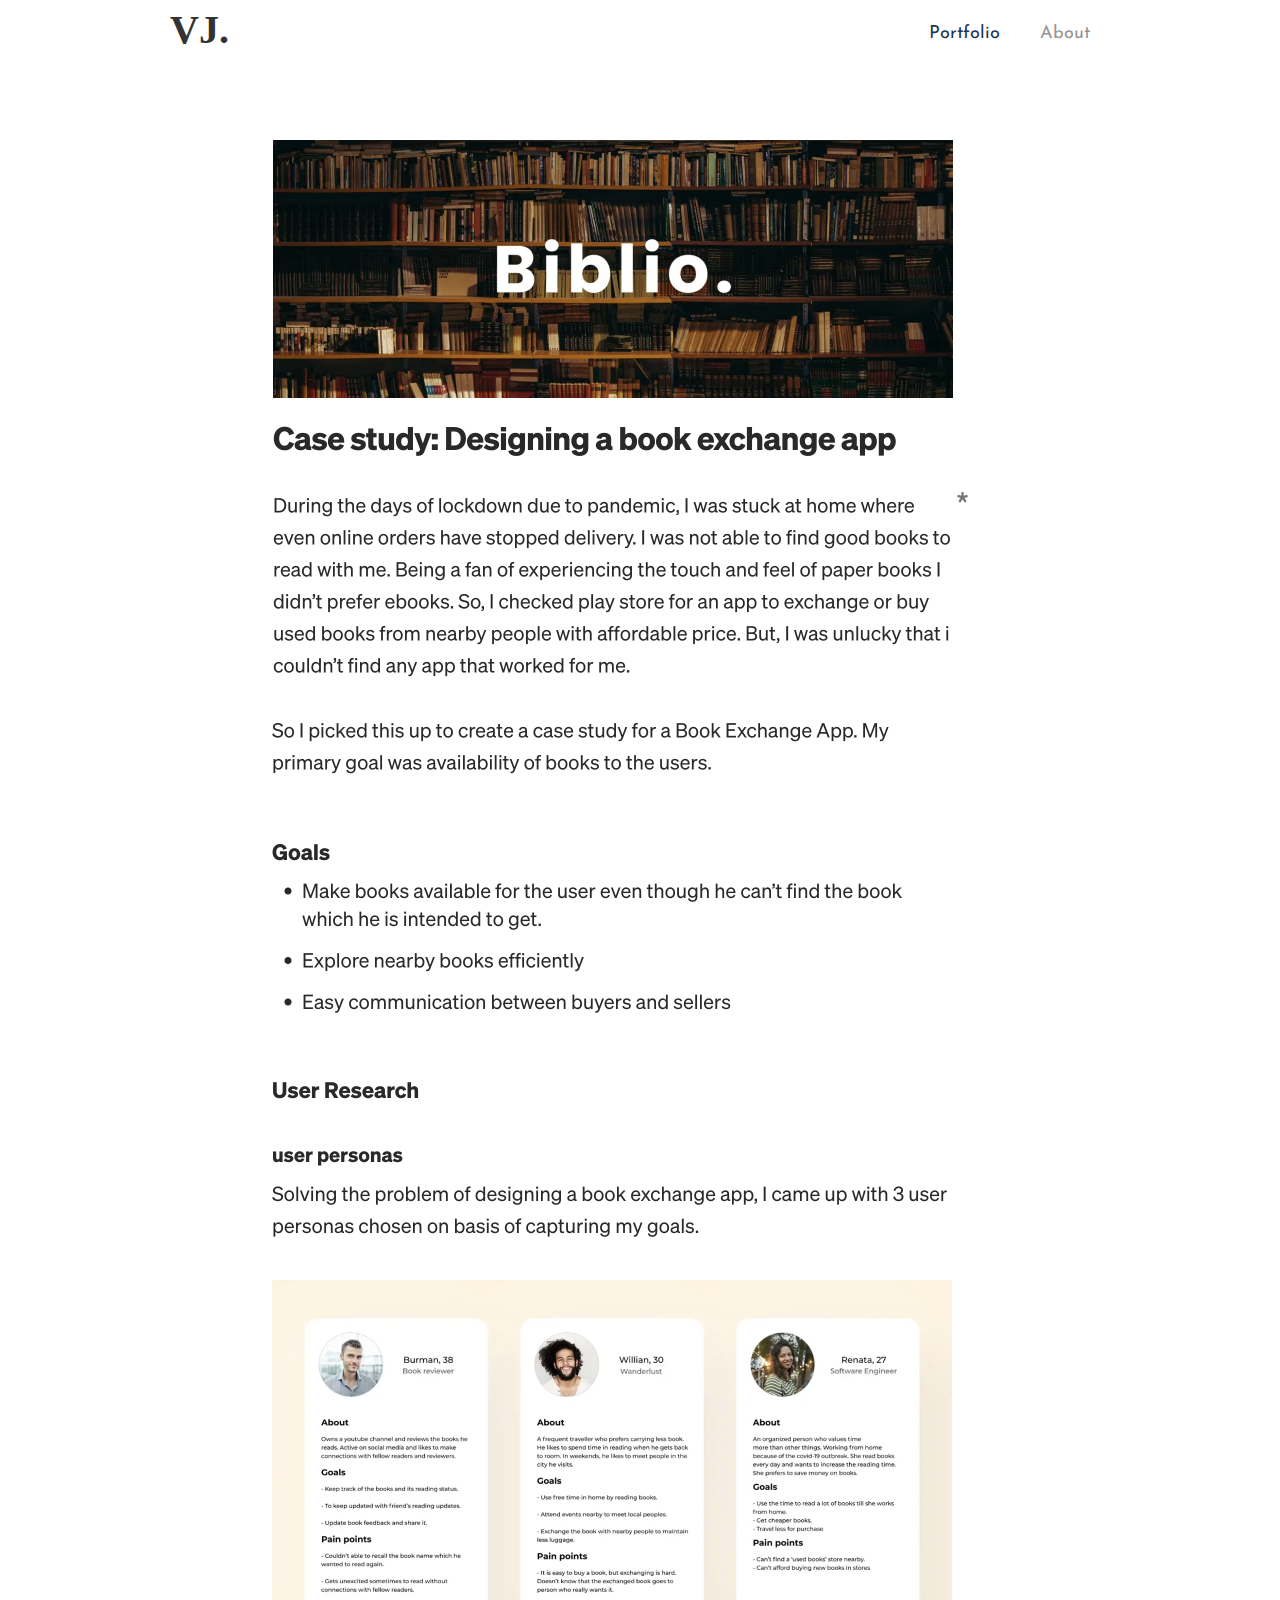
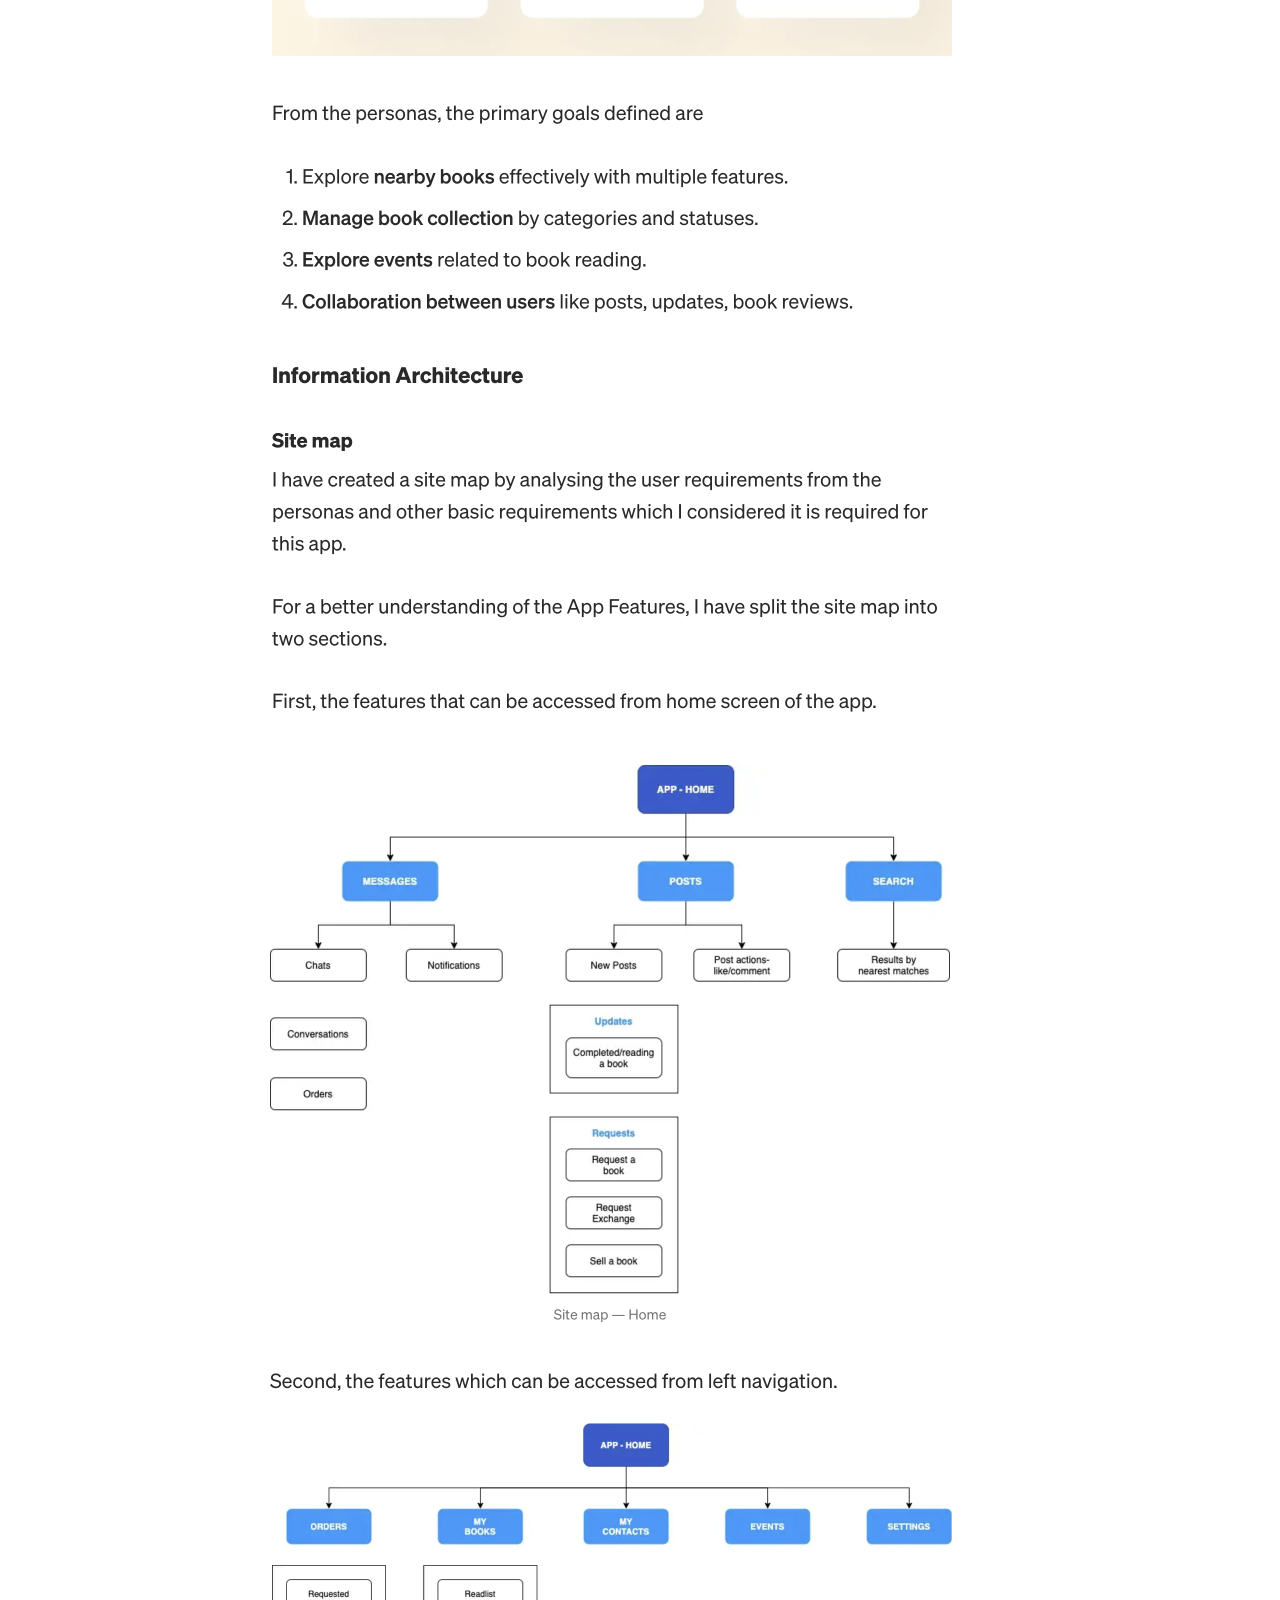
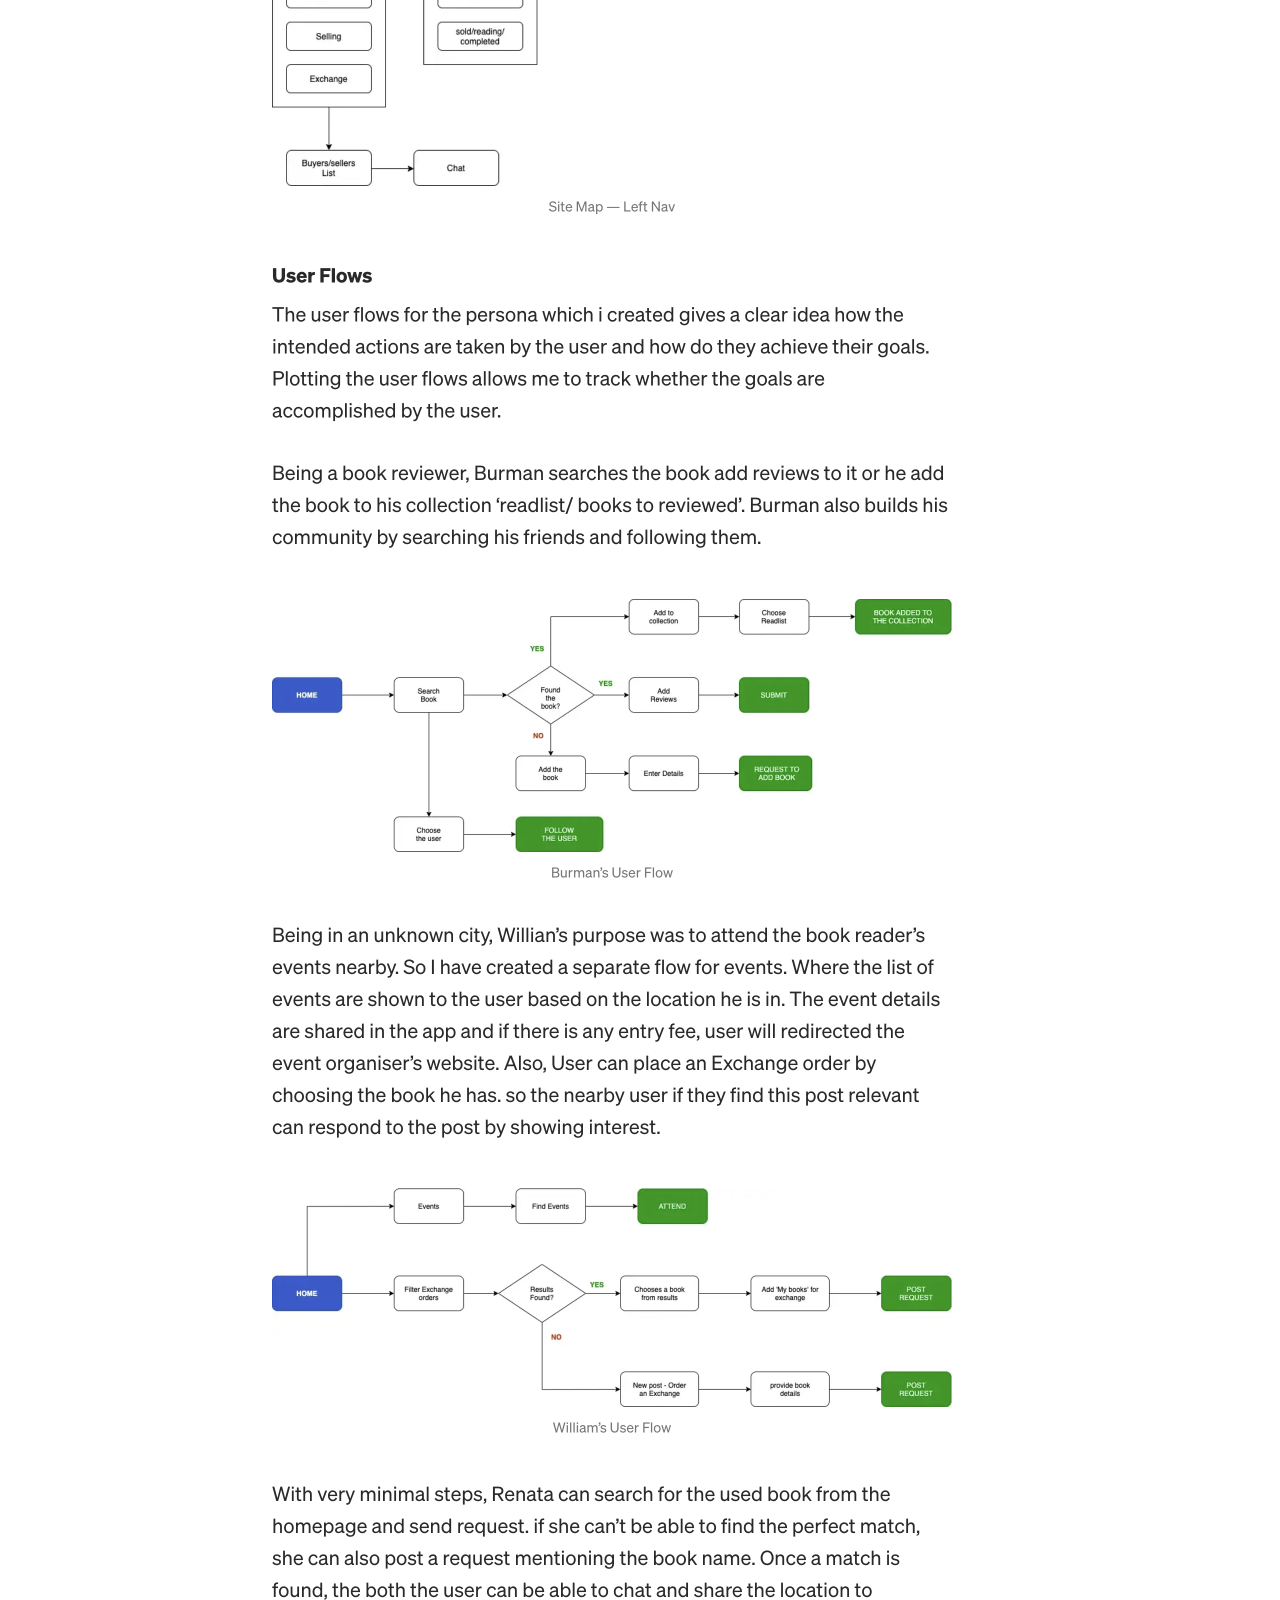
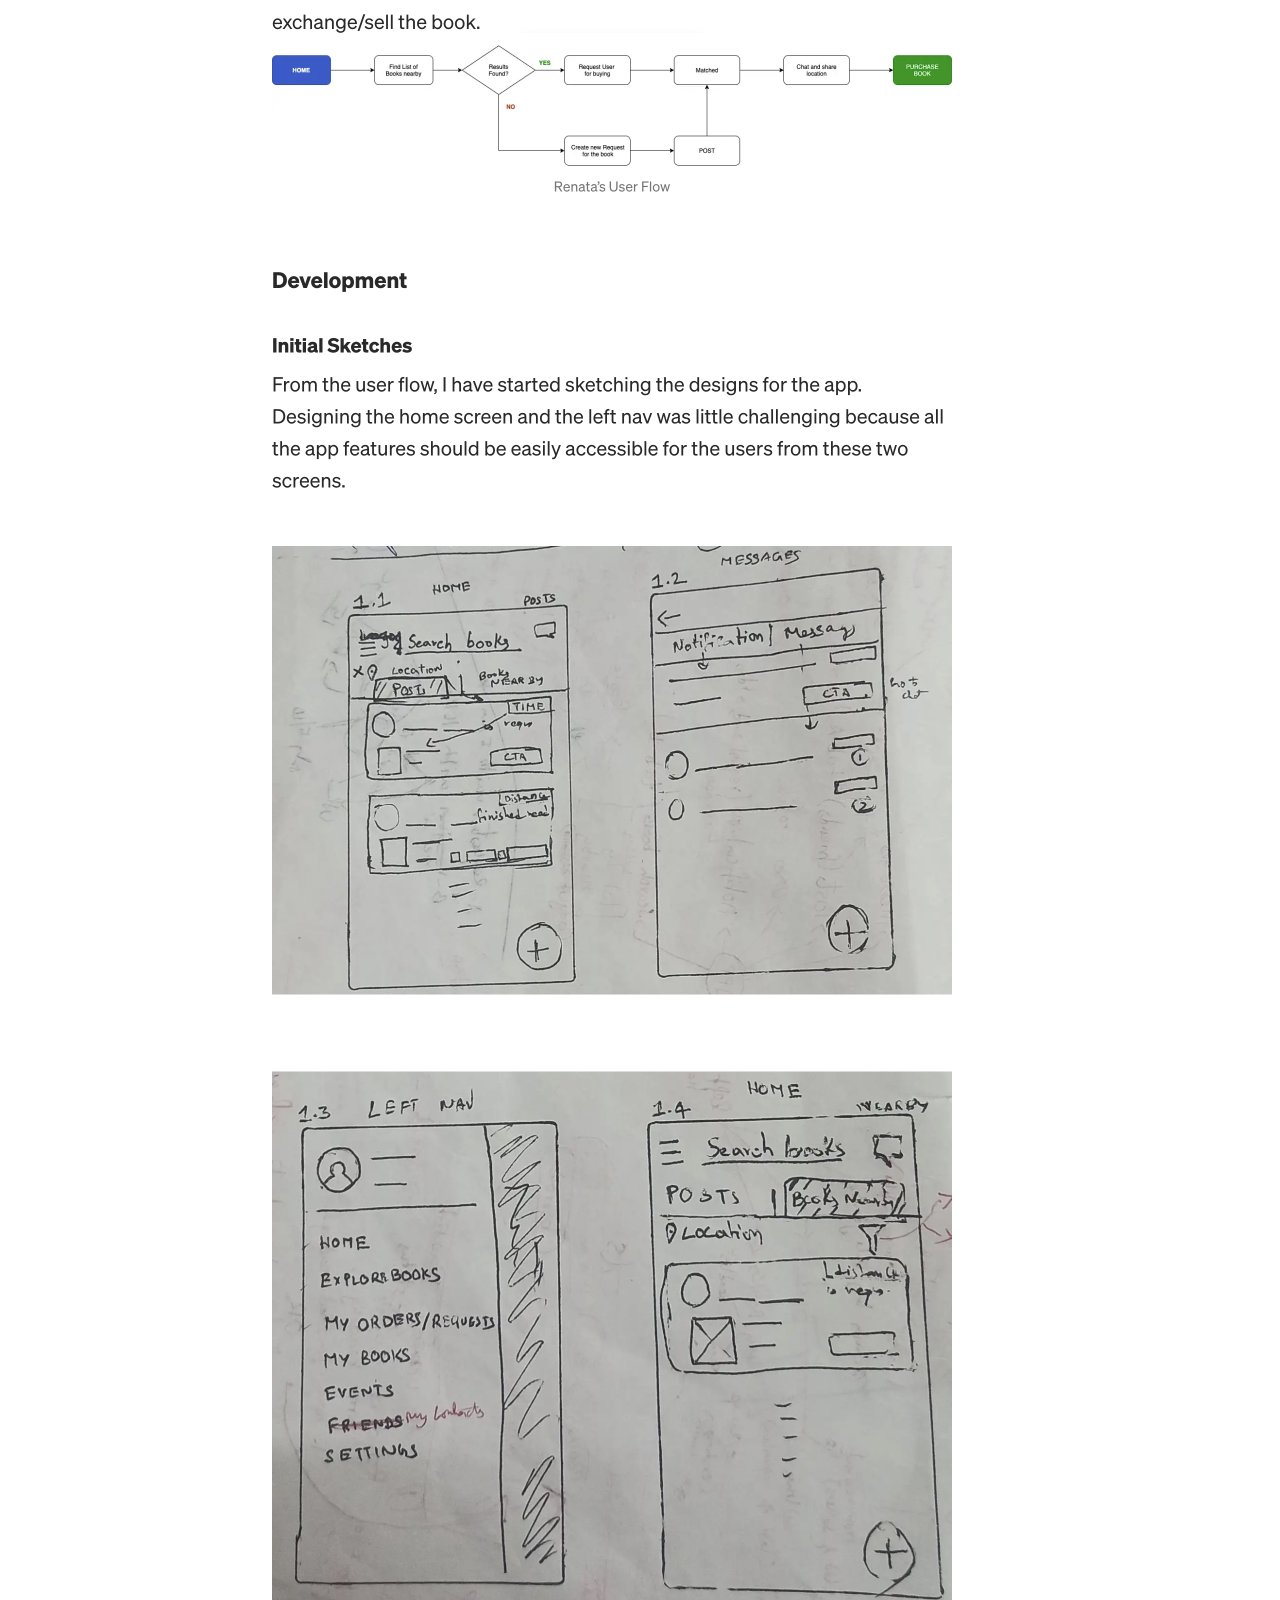
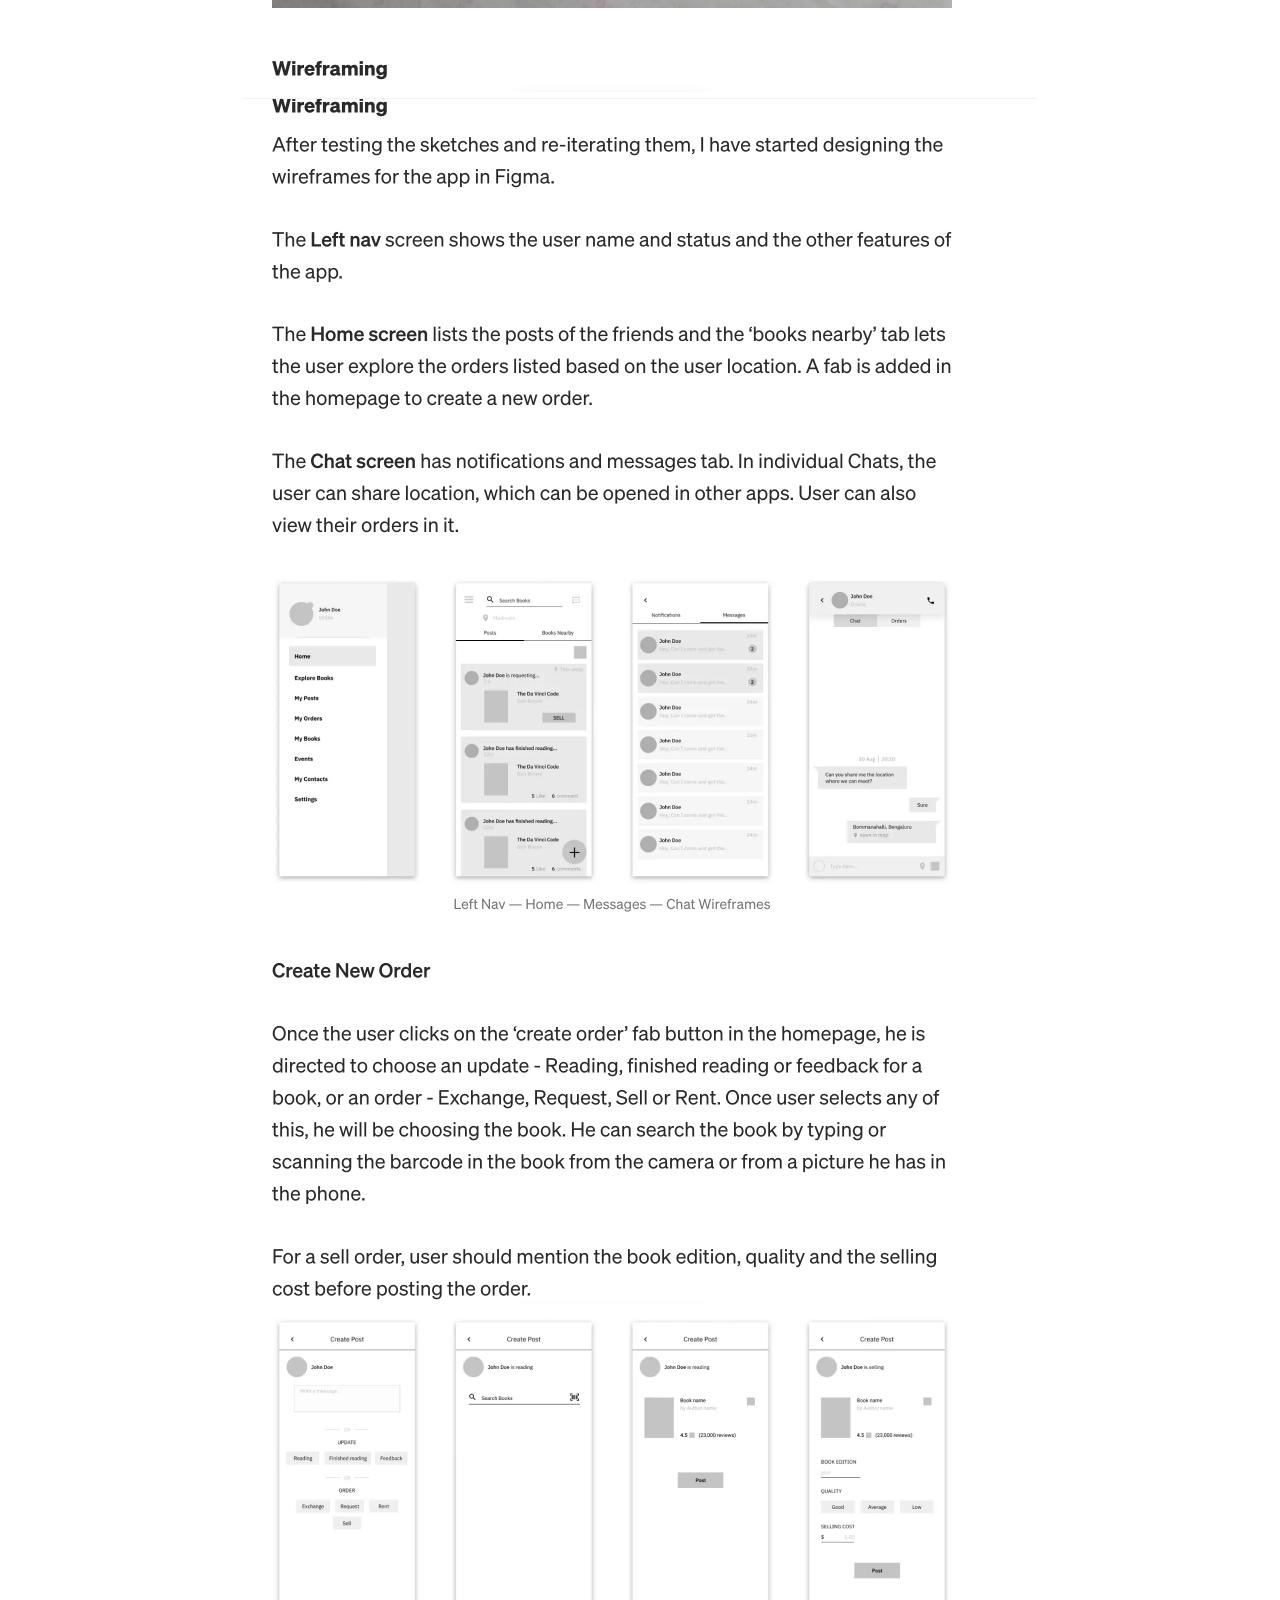
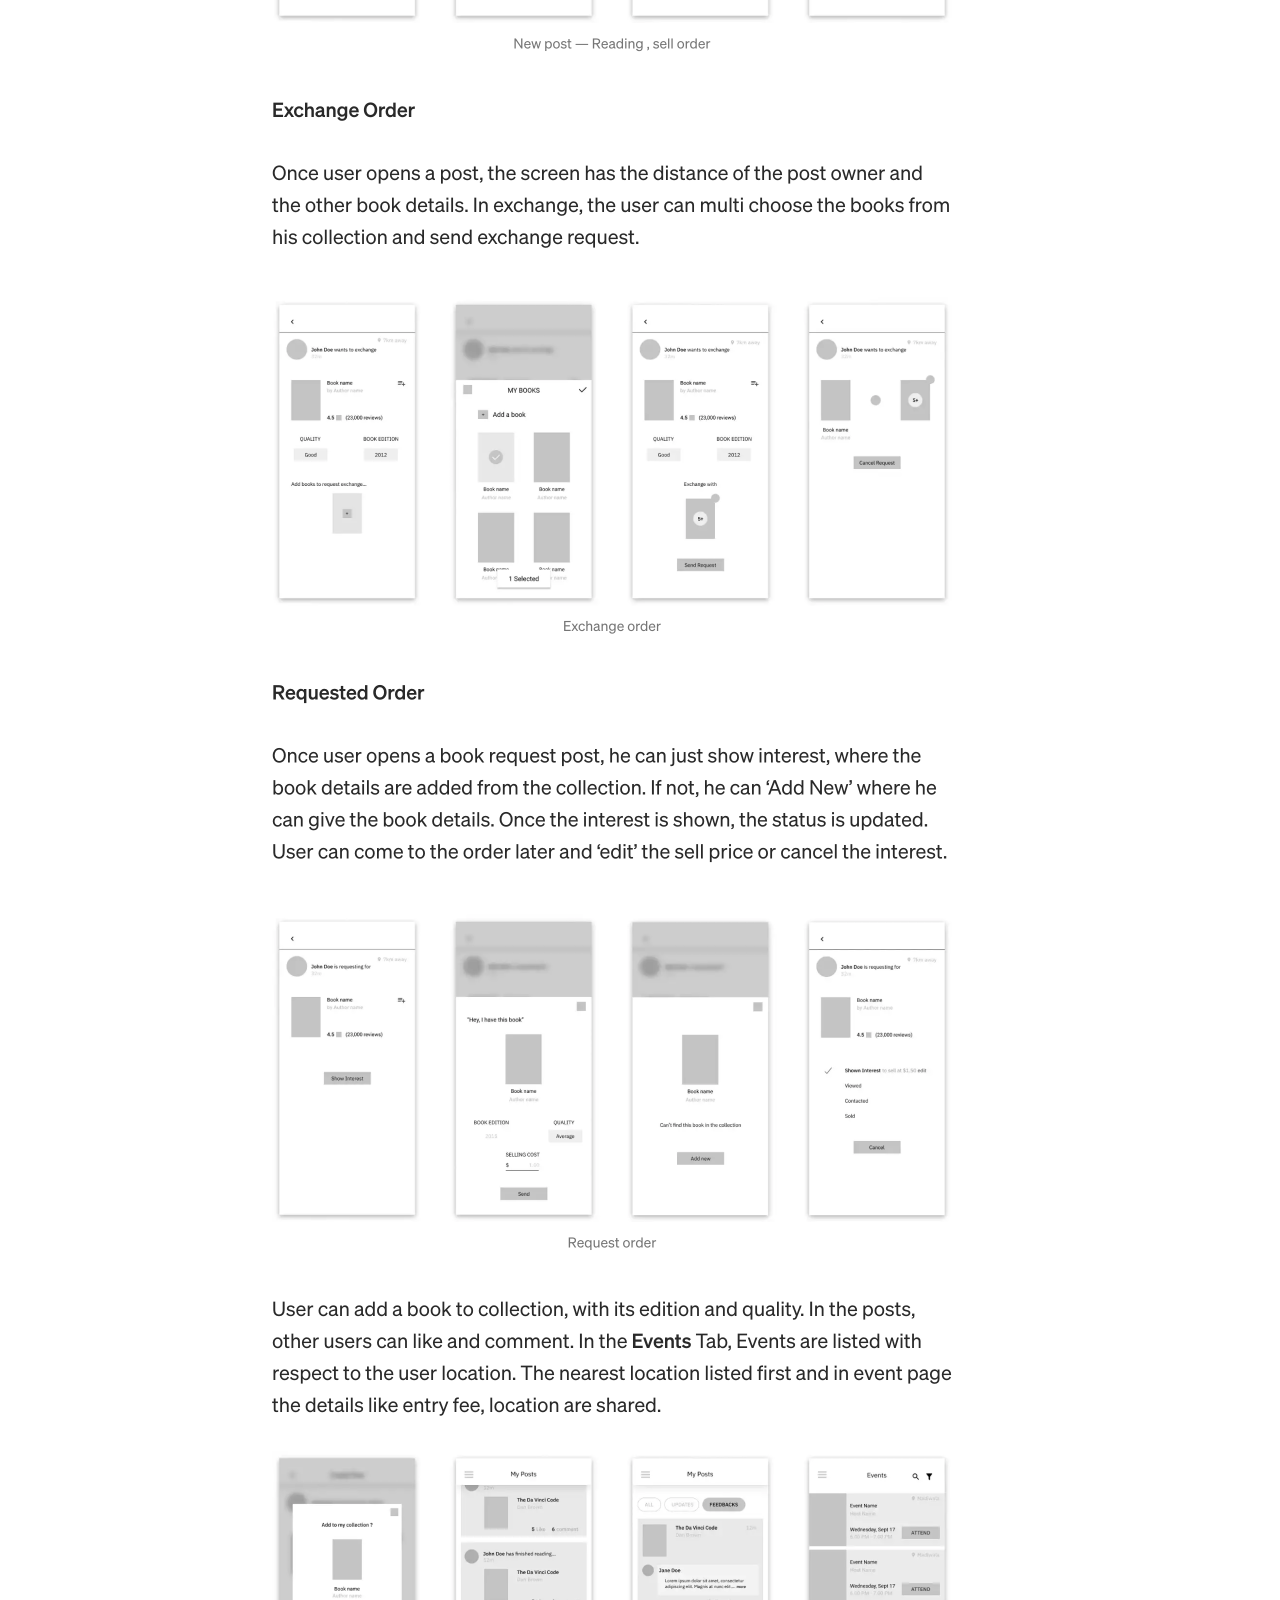
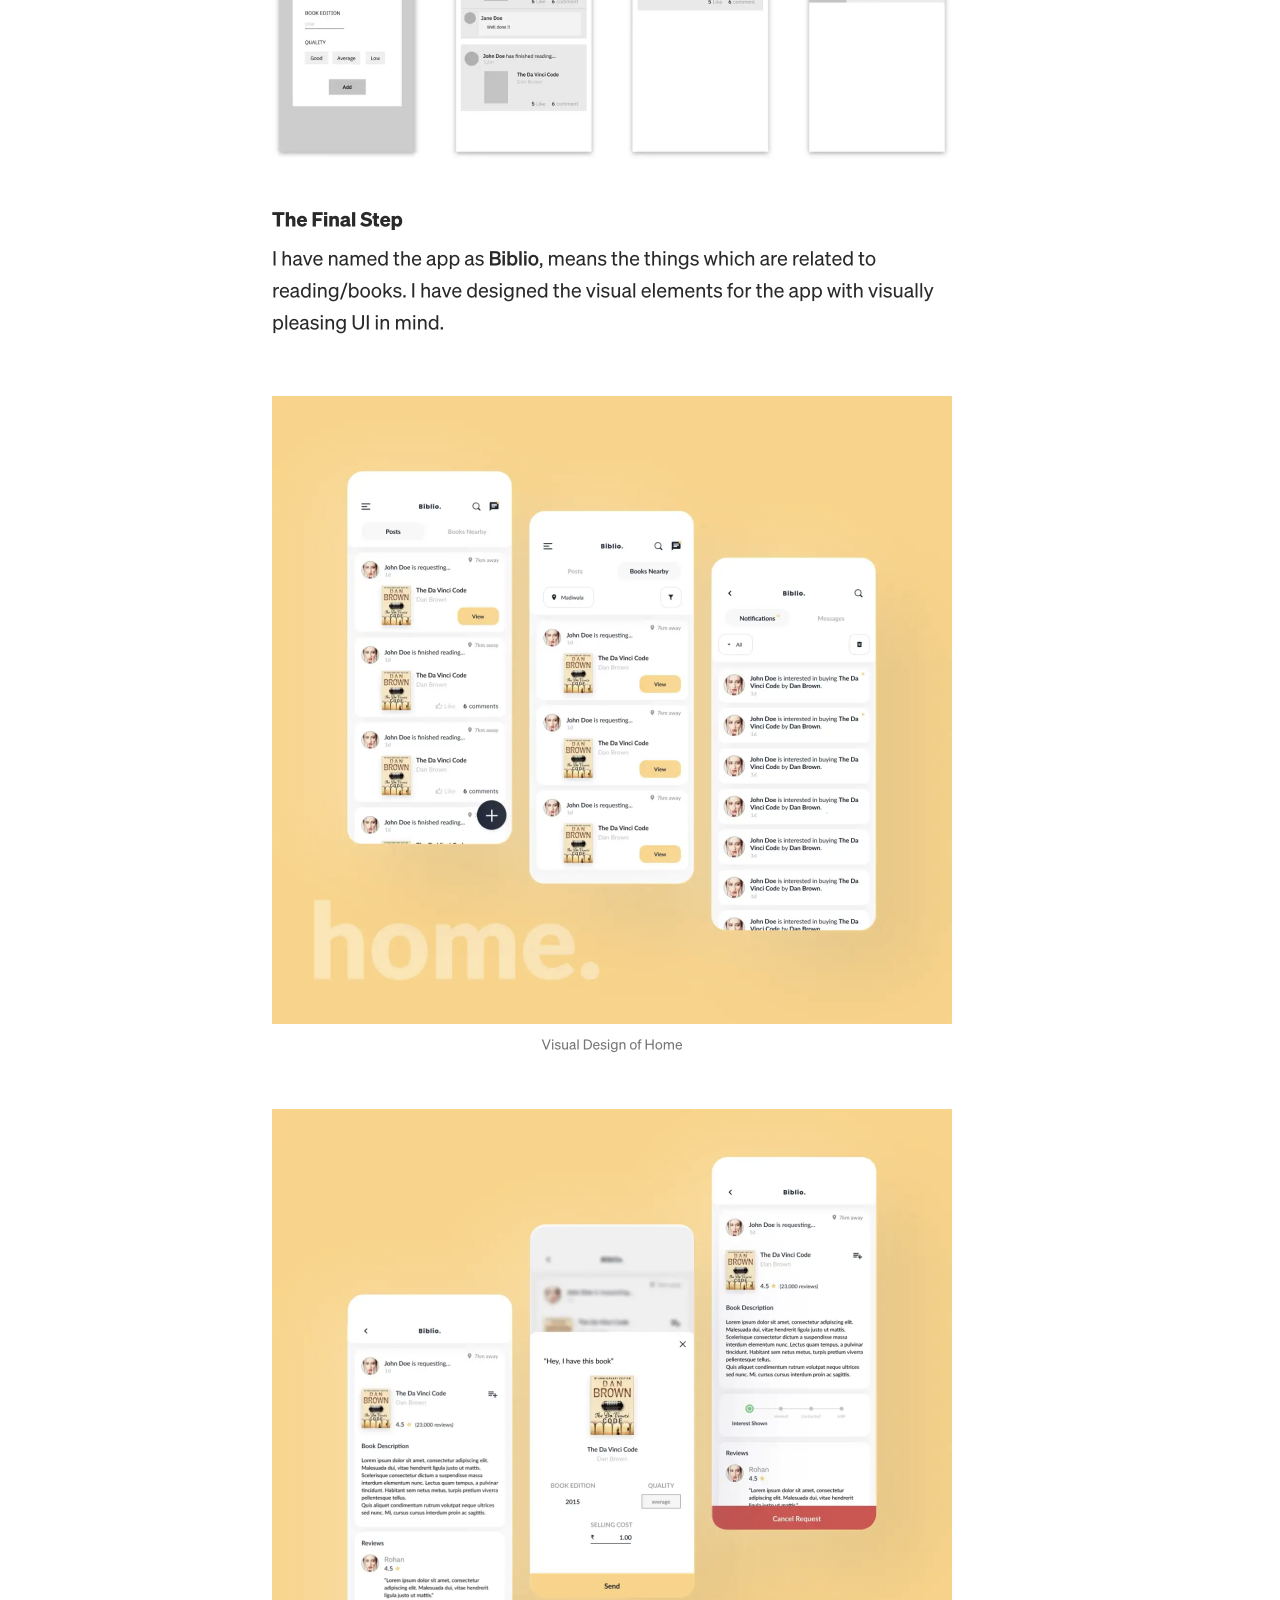
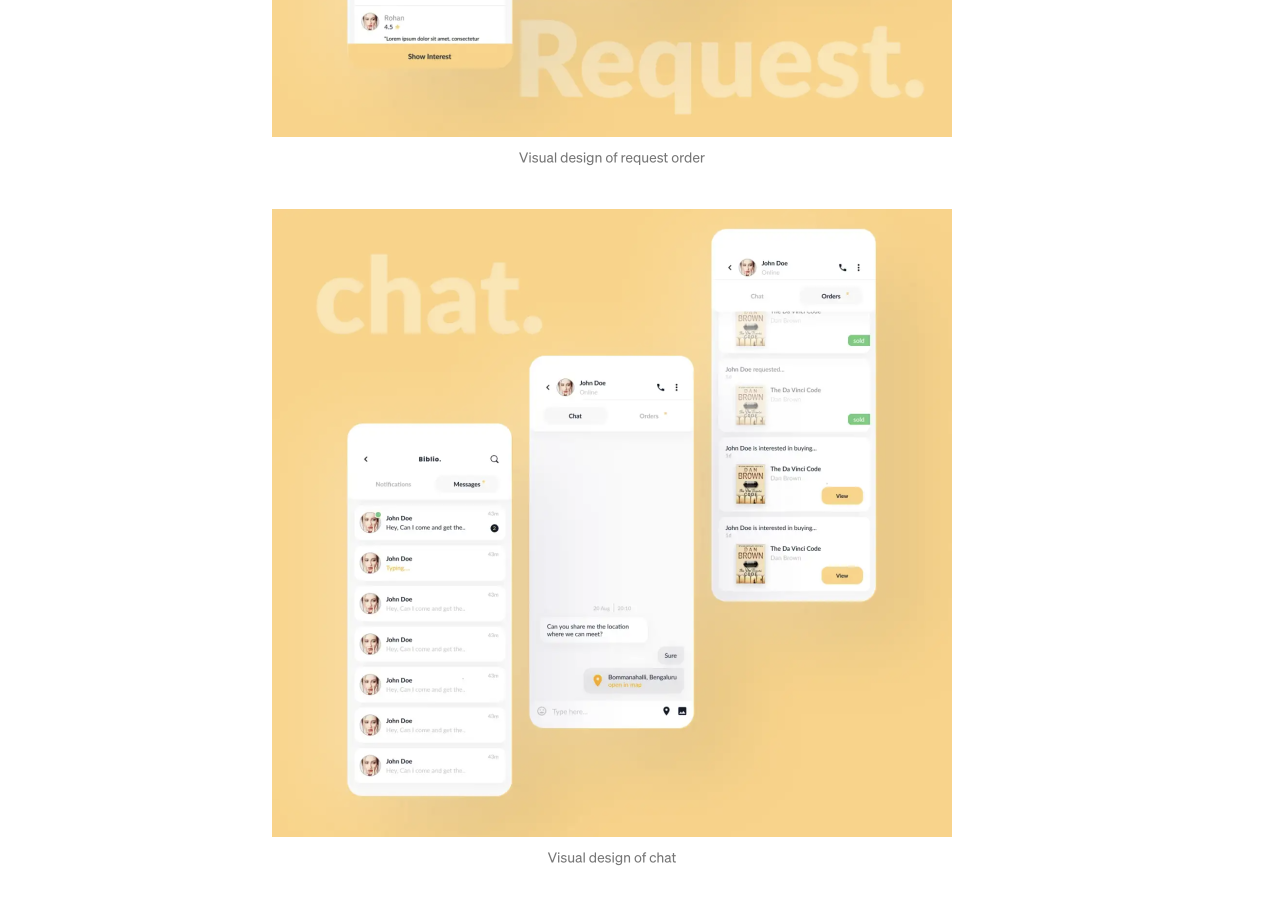
<file: bookex.html>
<!DOCTYPE html>
<!-- This site was created in Webflow. https://www.webflow.com --><!-- Last Published: Tue Feb 07 2023 13:05:06 GMT+0000 (Coordinated Universal Time) -->
<html data-wf-domain="practice-922ec5.webflow.io" data-wf-page="63d7999e3e2c06974fd88679"
    data-wf-site="63d7999d3e2c065032d8866f">

<head>
    <!-- Google tag (gtag.js) -->
<script async src="https://www.googletagmanager.com/gtag/js?id=G-FWZD65X5RT"></script>
<script>
  window.dataLayer = window.dataLayer || [];
  function gtag(){dataLayer.push(arguments);}
  gtag('js', new Date());

  gtag('config', 'G-FWZD65X5RT');
</script>
    <meta charset="utf-8" />
    <title>Vijay - UI/UX Designer</title>
    <meta content="Project 2" property="og:title" />
    <meta content="Project 2" property="twitter:title" />
    <meta content="width=device-width, initial-scale=1" name="viewport" />
    <meta content="Webflow" name="generator" />
    <link href="./styles.css"
        rel="stylesheet" type="text/css" />
    <link href="https://fonts.googleapis.com" rel="preconnect" />
    <link href="https://fonts.gstatic.com" rel="preconnect" crossorigin="anonymous" />
    <script src="./script.js" type="text/javascript"></script>
    <link href="https://fonts.googleapis.com/css2?family=Josefin+Sans:wght@400;600;700&display=swap" rel="stylesheet">
    <script
        type="text/javascript">WebFont.load({ google: { families: ["Montserrat:100,100italic,200,200italic,300,300italic,400,400italic,500,500italic,600,600italic,700,700italic,800,800italic,900,900italic", "PT Serif:400,400italic,700,700italic","Josefin Sans:300,400,500,700"] } });</script>
    <!--[if lt IE 9]><script src="https://cdnjs.cloudflare.com/ajax/libs/html5shiv/3.7.3/html5shiv.min.js" type="text/javascript"></script><![endif]-->
    <script
        type="text/javascript">!function (o, c) { var n = c.documentElement, t = " w-mod-"; n.className += t + "js", ("ontouchstart" in o || o.DocumentTouch && c instanceof DocumentTouch) && (n.className += t + "touch") }(window, document);</script>
    <link href="./assets/man-emoji.ico" rel="shortcut icon" type="image/x-icon" />
    <link href="https://fonts.googleapis.com/css2?family=Josefin+Slab:wght@100;300;400;600;700&display=swap" rel="stylesheet">
    <link href="./assets/webclip.png" rel="apple-touch-icon" />
</head>

<body>
    <div data-animation="default" data-collapse="medium" data-duration="400" data-easing="ease" data-easing2="ease"
        role="banner" class="navbar w-nav">
        <div class="container-2 w-container"><a href="./index" class="brand w-nav-brand">
                <div class="text-block-3">VJ.</div>
            </a>
            <nav role="navigation" class="w-nav-menu"><a href="./index" class="nav-link active w-nav-link">Portfolio</a><a
                    href="./about" class="nav-link inactive w-nav-link">About</a></nav>
            <div class="w-nav-button">
                <div class="w-icon-nav-menu"></div>
            </div>
        </div>
    </div>
    <div class="section-5 wf-section">
        <img src="./assets/biblio_assets/bib01.png"
            loading="lazy" sizes="(max-width: 479px) 83vw, (max-width: 882px) 90vw, 794px"
            srcset="./assets/biblio_assets/bib01.png 500w, ./assets/biblio_assets/bib01.png 794w"
            alt="" class="image-15" />
            
        <img src="./assets/biblio_assets/bib02.png"
            loading="lazy" sizes="(max-width: 479px) 83vw, (max-width: 882px) 90vw, 794px"
            srcset="./assets/biblio_assets/bib02.png 500w, ./assets/biblio_assets/bib02.png 794w"
            alt="" />
        
        <img src="./assets/biblio_assets/bib03.png"
            loading="lazy" sizes="(max-width: 479px) 83vw, (max-width: 882px) 90vw, 794px"
            srcset="./assets/biblio_assets/bib03.png 500w, ./assets/biblio_assets/bib03.png 794w"
            alt="" />

        <img src="./assets/biblio_assets/bib04.png"
            loading="lazy" sizes="(max-width: 479px) 83vw, (max-width: 882px) 90vw, 794px"
            srcset="./assets/biblio_assets/bib04.png 500w, ./assets/biblio_assets/bib04.png 794w"
            alt="" />

        <img src="./assets/biblio_assets/bib05.png"
            loading="lazy" sizes="(max-width: 479px) 83vw, (max-width: 882px) 90vw, 794px"
            srcset="./assets/biblio_assets/bib05.png 500w, ./assets/biblio_assets/bib05.png 794w"
            alt="" />

        <img src="./assets/biblio_assets/bib06.png"
            loading="lazy" sizes="(max-width: 479px) 83vw, (max-width: 882px) 90vw, 794px"
            srcset="./assets/biblio_assets/bib06.png 500w, ./assets/biblio_assets/bib06.png 794w"
            alt="" />

        <img src="./assets/biblio_assets/bib07.png"
            loading="lazy" sizes="(max-width: 479px) 83vw, (max-width: 882px) 90vw, 794px"
            srcset="./assets/biblio_assets/bib07.png 500w, ./assets/biblio_assets/bib07.png 794w"
            alt="" />

        <img src="./assets/biblio_assets/bib08.png"
            loading="lazy" sizes="(max-width: 479px) 83vw, (max-width: 882px) 90vw, 794px"
            srcset="./assets/biblio_assets/bib08.png 500w, ./assets/biblio_assets/bib08.png 794w"
            alt="" />

        <img src="./assets/biblio_assets/bib09.png"
            loading="lazy" sizes="(max-width: 479px) 83vw, (max-width: 882px) 90vw, 794px"
            srcset="./assets/biblio_assets/bib09.png 500w, ./assets/biblio_assets/bib09.png 794w"
            alt="" />

        <img src="./assets/biblio_assets/bib10.png"
            loading="lazy" sizes="(max-width: 479px) 83vw, (max-width: 882px) 90vw, 794px"
            srcset="./assets/biblio_assets/bib10.png 500w, ./assets/biblio_assets/bib10.png 794w"
            alt="" />

            <img src="./assets/biblio_assets/bib11.png"
            loading="lazy" sizes="(max-width: 479px) 83vw, (max-width: 882px) 90vw, 794px"
            srcset="./assets/biblio_assets/bib11.png 500w, ./assets/biblio_assets/bib11.png 794w"
            alt="" />
        
        <img src="./assets/biblio_assets/bib12.png"
            loading="lazy" sizes="(max-width: 479px) 83vw, (max-width: 882px) 90vw, 794px"
            srcset="./assets/biblio_assets/bib12.png 500w, ./assets/biblio_assets/bib12.png 794w"
            alt="" />

        <img src="./assets/biblio_assets/bib13.png"
            loading="lazy" sizes="(max-width: 479px) 83vw, (max-width: 882px) 90vw, 794px"
            srcset="./assets/biblio_assets/bib13.png 500w, ./assets/biblio_assets/bib13.png 794w"
            alt="" />

        <img src="./assets/biblio_assets/bib14.png"
            loading="lazy" sizes="(max-width: 479px) 83vw, (max-width: 882px) 90vw, 794px"
            srcset="./assets/biblio_assets/bib14.png 500w, ./assets/biblio_assets/bib14.png 794w"
            alt="" />

        <img src="./assets/biblio_assets/bib15.png"
            loading="lazy" sizes="(max-width: 479px) 83vw, (max-width: 882px) 90vw, 794px"
            srcset="./assets/biblio_assets/bib15.png 500w, ./assets/biblio_assets/bib15.png 794w"
            alt="" />

        <img src="./assets/biblio_assets/bib16.png"
            loading="lazy" sizes="(max-width: 479px) 83vw, (max-width: 882px) 90vw, 794px"
            srcset="./assets/biblio_assets/bib16.png 500w, ./assets/biblio_assets/bib16.png 794w"
            alt="" />

        <img src="./assets/biblio_assets/bib17.png"
            loading="lazy" sizes="(max-width: 479px) 83vw, (max-width: 882px) 90vw, 794px"
            srcset="./assets/biblio_assets/bib17.png 500w, ./assets/biblio_assets/bib17.png 794w"
            alt="" />

        <img src="./assets/biblio_assets/bib18.png"
            loading="lazy" sizes="(max-width: 479px) 83vw, (max-width: 882px) 90vw, 794px"
            srcset="./assets/biblio_assets/bib18.png 500w, ./assets/biblio_assets/bib18.png 794w"
            alt="" />

        <img src="./assets/biblio_assets/bib19.png"
            loading="lazy" sizes="(max-width: 479px) 83vw, (max-width: 882px) 90vw, 794px"
            srcset="./assets/biblio_assets/bib19.png 500w, ./assets/biblio_assets/bib19.png 794w"
            alt="" />

        <img src="./assets/biblio_assets/bib20.png"
            loading="lazy" sizes="(max-width: 479px) 83vw, (max-width: 882px) 90vw, 794px"
            srcset="./assets/biblio_assets/bib20.png 500w, ./assets/biblio_assets/bib20.png 794w"
            alt="" />
          
    </div>
    <script src="./script.js"
        type="text/javascript" integrity="sha256-9/aliU8dGd2tb6OSsuzixeV4y/faTqgFtohetphbbj0="
        crossorigin="anonymous"></script>
    <script src="./script.js"
        type="text/javascript"></script>
    <!--[if lte IE 9]><script src="//cdnjs.cloudflare.com/ajax/libs/placeholders/3.0.2/placeholders.min.js"></script><![endif]-->
</body>

</html>
</file>
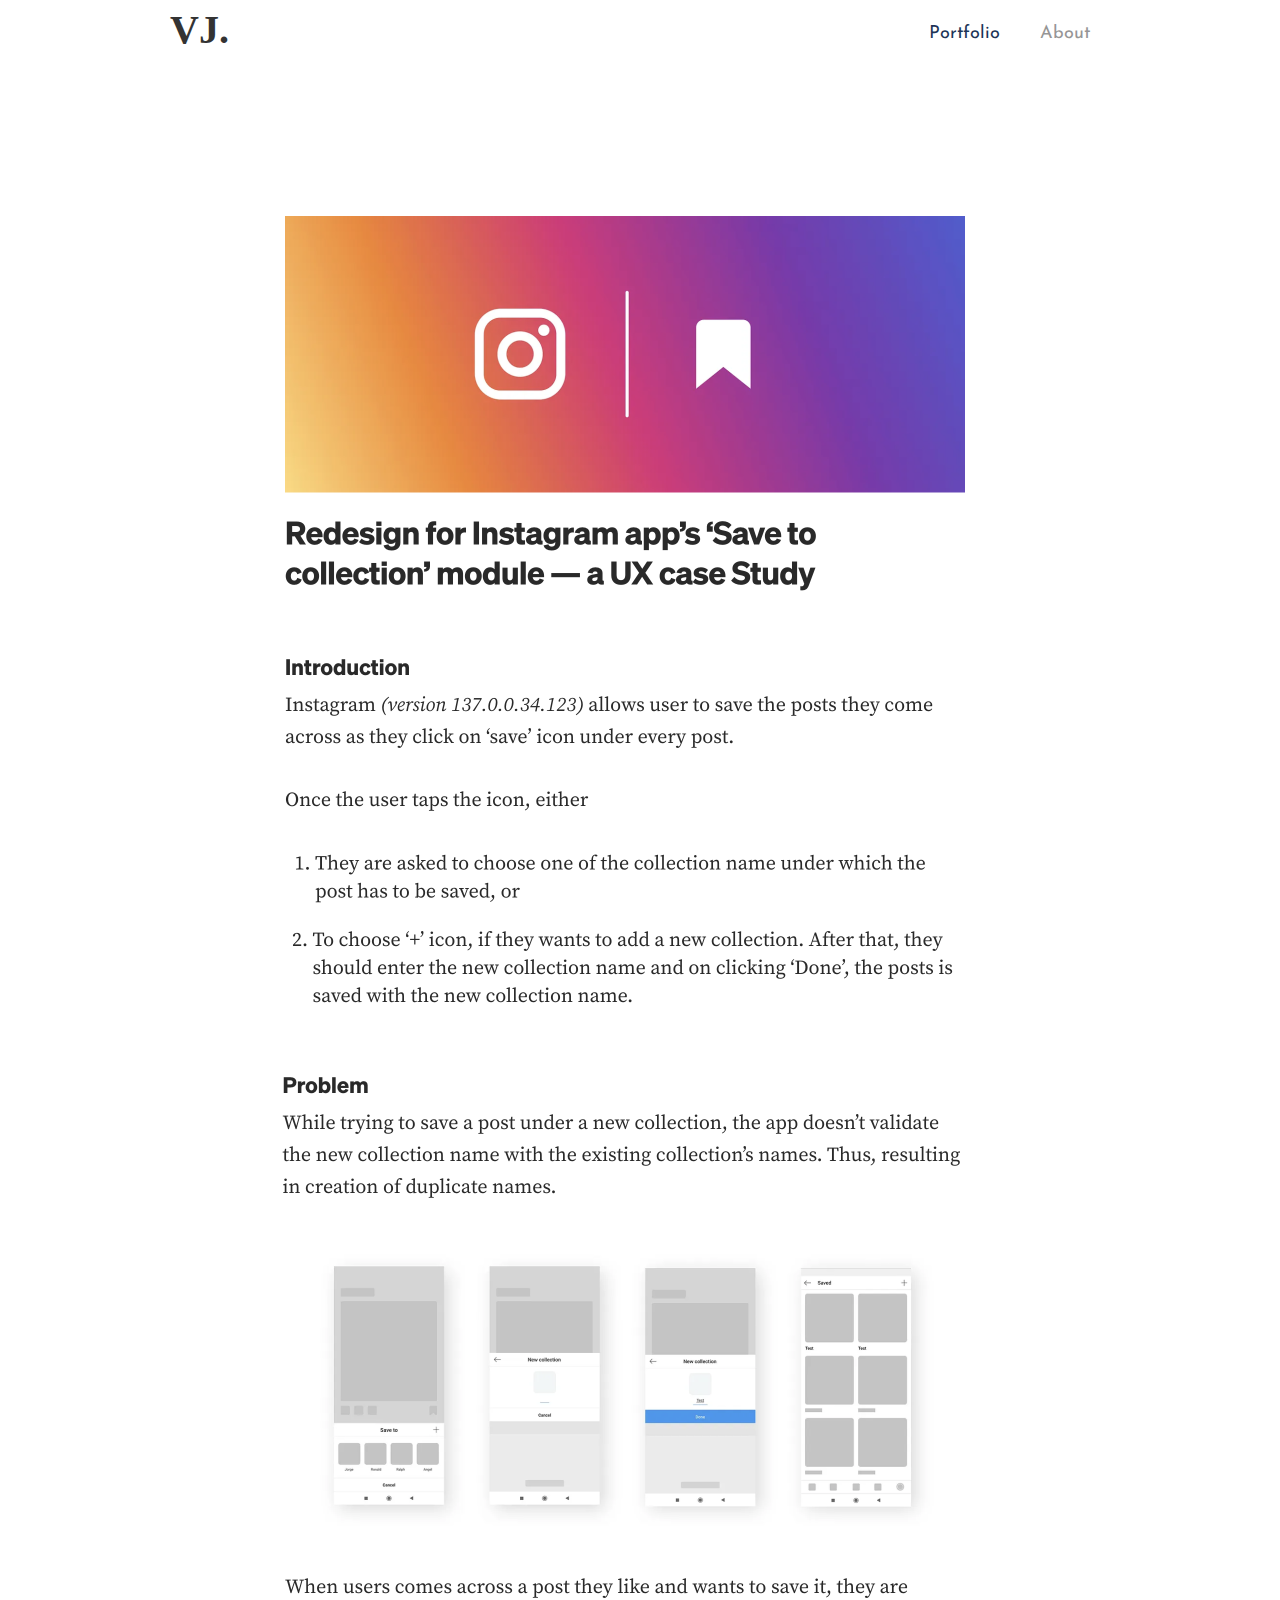
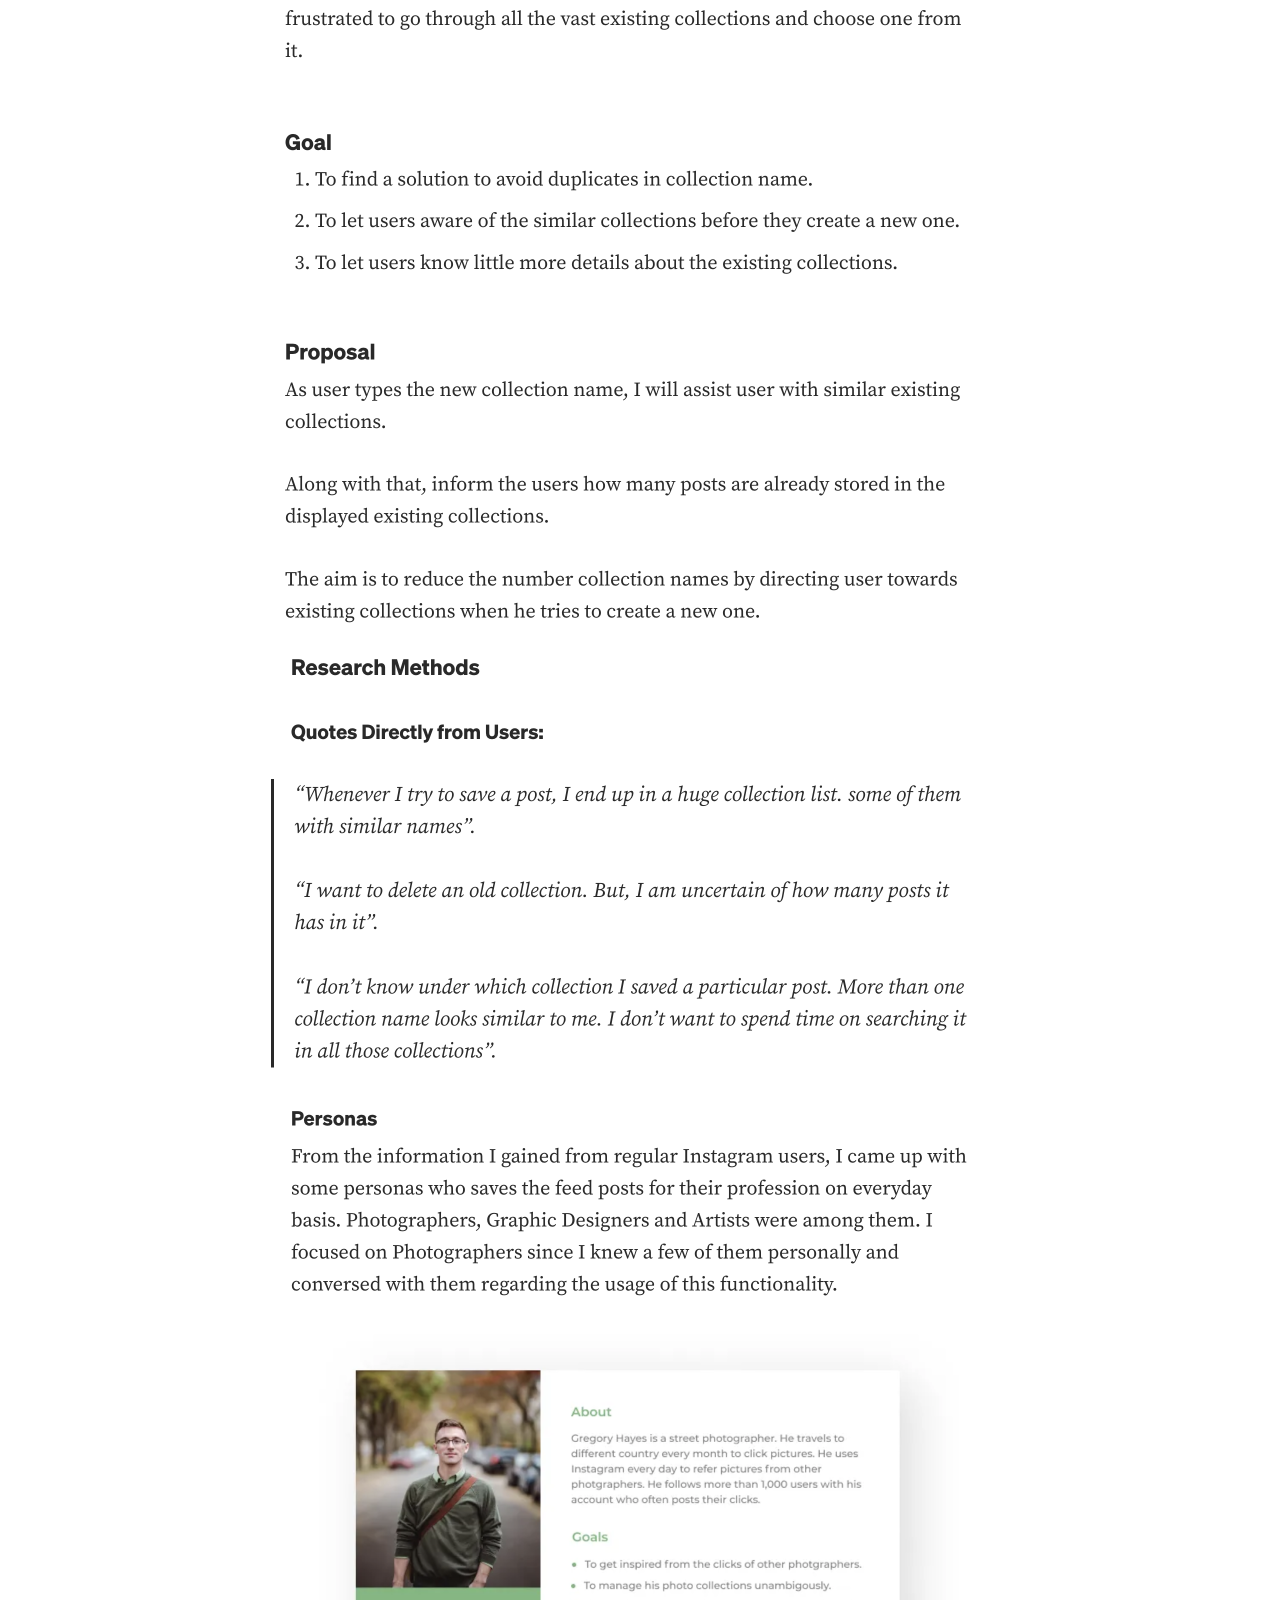
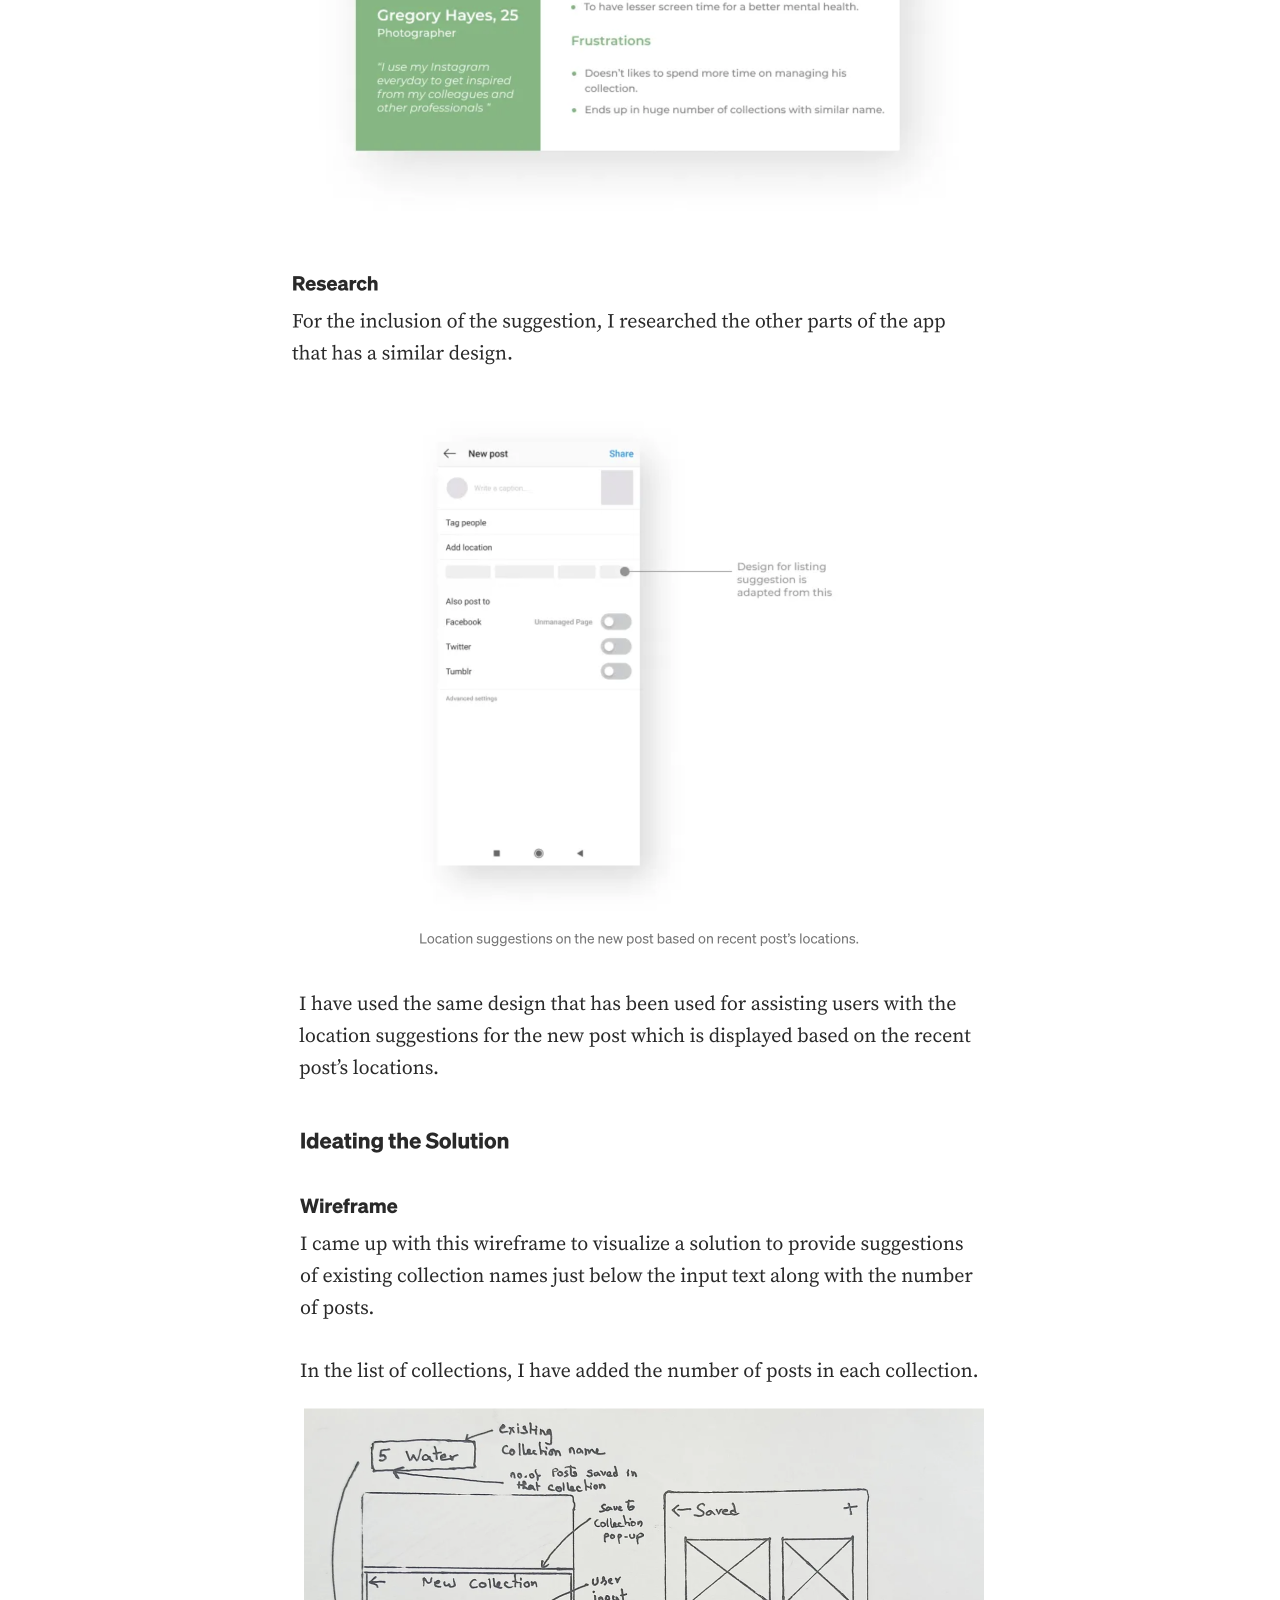
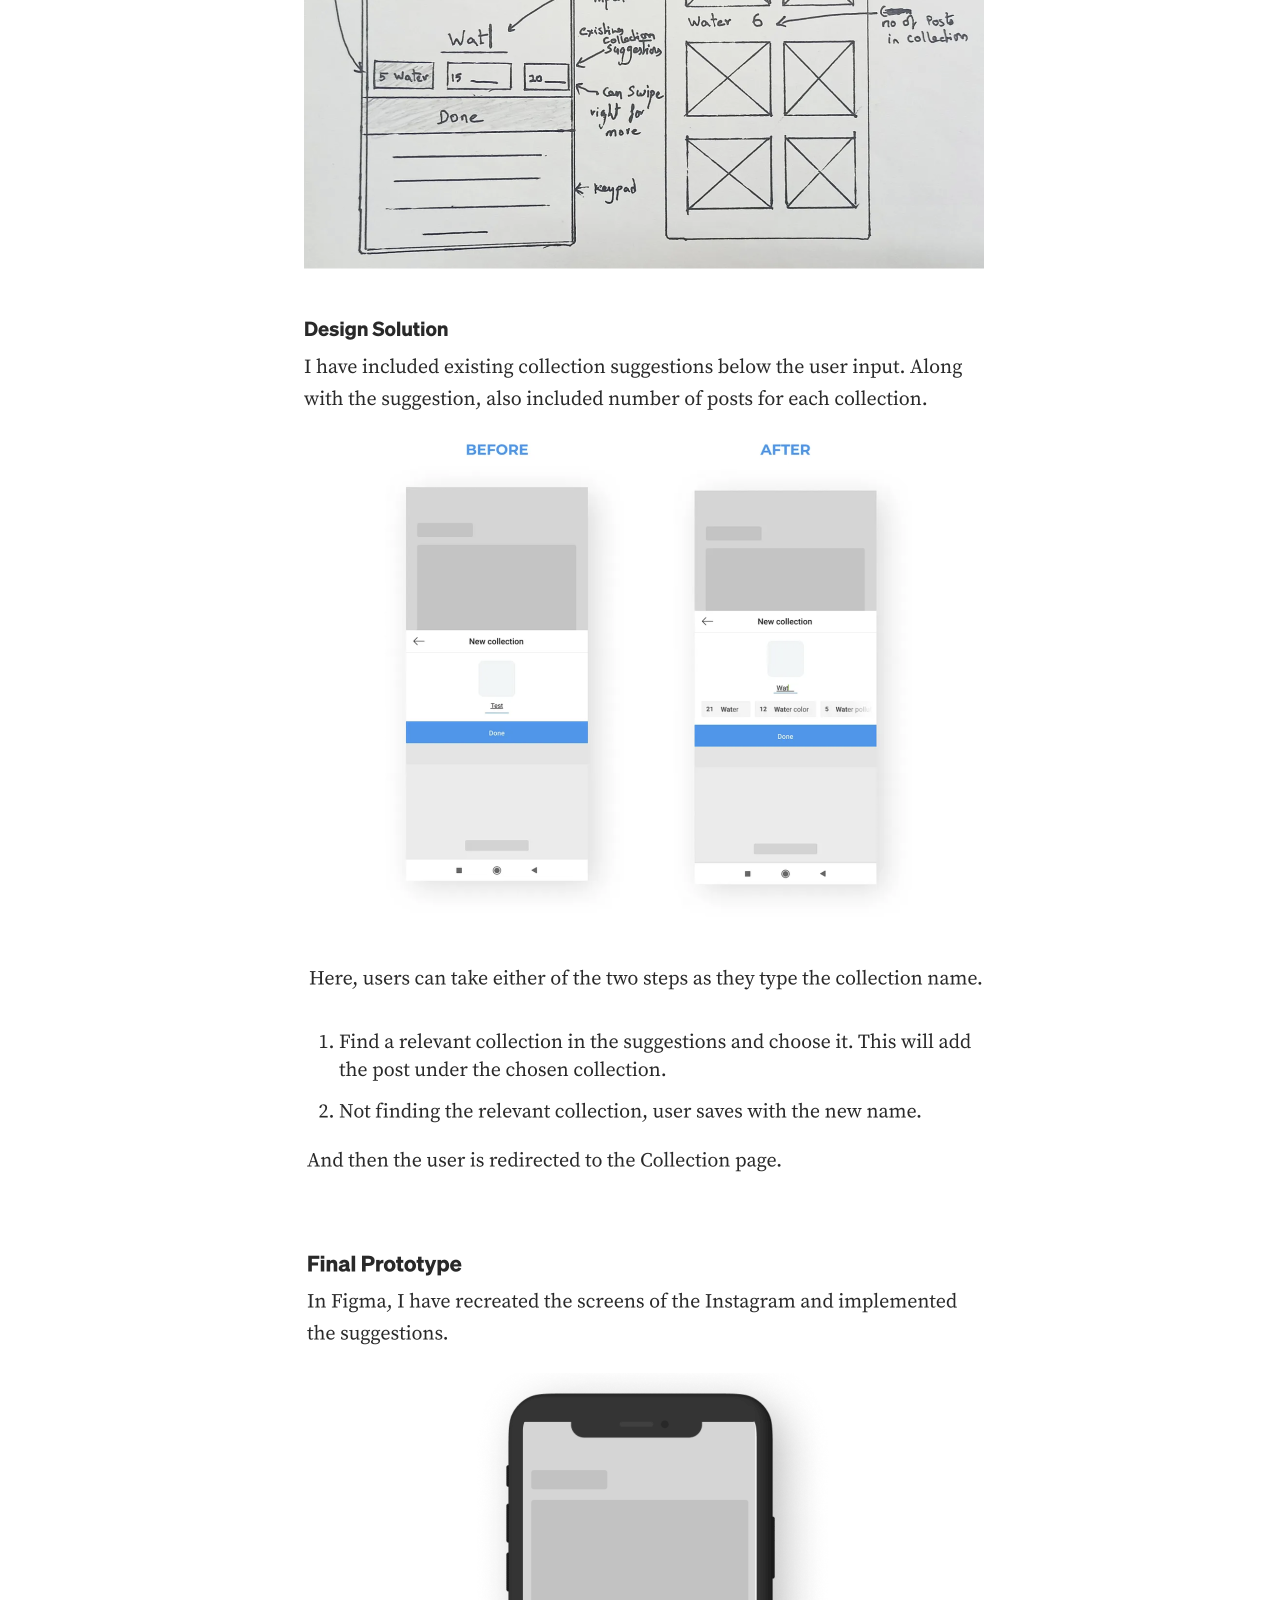
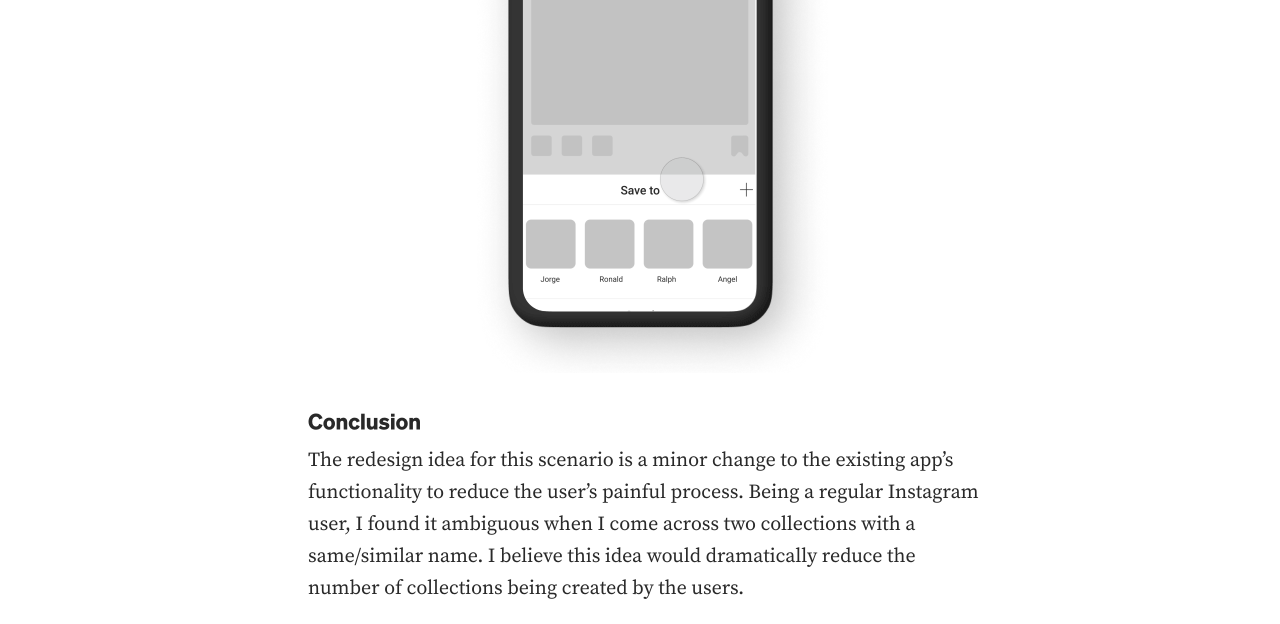
<file: insta-rede.html>
<!DOCTYPE html>
<!-- This site was created in Webflow. https://www.webflow.com --><!-- Last Published: Tue Feb 07 2023 13:05:06 GMT+0000 (Coordinated Universal Time) -->
<html data-wf-domain="practice-922ec5.webflow.io" data-wf-page="63d7999e3e2c06d461d88678"
    data-wf-site="63d7999d3e2c065032d8866f">

<head>
    <!-- Google tag (gtag.js) -->
<script async src="https://www.googletagmanager.com/gtag/js?id=G-FWZD65X5RT"></script>
<script>
  window.dataLayer = window.dataLayer || [];
  function gtag(){dataLayer.push(arguments);}
  gtag('js', new Date());

  gtag('config', 'G-FWZD65X5RT');
</script>
    <meta charset="utf-8" />
    <title>Vijay - UI/UX Designer</title>
    <meta content="Project 3" property="og:title" />
    <meta content="Project 3" property="twitter:title" />
    <meta content="width=device-width, initial-scale=1" name="viewport" />
    <meta content="Webflow" name="generator" />
    <link href="./styles.css"
        rel="stylesheet" type="text/css" />
    <link href="https://fonts.googleapis.com" rel="preconnect" />
    <link href="https://fonts.gstatic.com" rel="preconnect" crossorigin="anonymous" />
    <script src="./script.js" type="text/javascript"></script>
    <link href="https://fonts.googleapis.com/css2?family=Josefin+Sans:wght@400;600;700&display=swap" rel="stylesheet">
    <script
        type="text/javascript">WebFont.load({ google: { families: ["Montserrat:100,100italic,200,200italic,300,300italic,400,400italic,500,500italic,600,600italic,700,700italic,800,800italic,900,900italic", "PT Serif:400,400italic,700,700italic","Josefin Sans:300,400,500,700"] } });</script>
    <!--[if lt IE 9]><script src="https://cdnjs.cloudflare.com/ajax/libs/html5shiv/3.7.3/html5shiv.min.js" type="text/javascript"></script><![endif]-->
    <script
        type="text/javascript">!function (o, c) { var n = c.documentElement, t = " w-mod-"; n.className += t + "js", ("ontouchstart" in o || o.DocumentTouch && c instanceof DocumentTouch) && (n.className += t + "touch") }(window, document);</script>
    <link href="./assets/man-emoji.ico" rel="shortcut icon" type="image/x-icon" />
    <link href="https://fonts.googleapis.com/css2?family=Josefin+Slab:wght@100;300;400;600;700&display=swap" rel="stylesheet">
    <link href="./assets/webclip.png" rel="apple-touch-icon" />
</head>

<body>
    <div data-animation="default" data-collapse="medium" data-duration="400" data-easing="ease" data-easing2="ease"
        role="banner" class="navbar w-nav">
        <div class="container-2 w-container"><a href="./index.html" class="brand w-nav-brand">
                <div class="text-block-3">VJ.</div>
            </a>
            <nav role="navigation" class="w-nav-menu"><a href="./index.html" class="nav-link active w-nav-link">Portfolio</a><a
                    href="./about.html" class="nav-link inactive w-nav-link">About</a></nav>
            <div class="w-nav-button">
                <div class="w-icon-nav-menu"></div>
            </div>
        </div>
    </div>
    <div class="section-4 wf-section">
        <img src="./assets/insta_assets/insta01.png"
            loading="lazy" sizes="(max-width: 836px) 100vw, 836px"
            srcset="./assets/insta_assets/insta01.png 500w, ./assets/insta_assets/insta01.png 800w, ./assets/insta_assets/insta01.png 836w"
            alt="" class="image-1" />
            
            <img src="./assets/insta_assets/insta02.png"
            loading="lazy" sizes="(max-width: 479px) 83vw, (max-width: 882px) 90vw, 794px"
            srcset="./assets/insta_assets/insta02.png 500w, ./assets/insta_assets/insta02.png 794w"
            alt="" />

            <img src="./assets/insta_assets/insta03.png"
            loading="lazy" sizes="(max-width: 479px) 83vw, (max-width: 882px) 90vw, 794px"
            srcset="./assets/insta_assets/insta03.png 500w, ./assets/insta_assets/insta03.png 794w"
            alt="" />

            <img src="./assets/insta_assets/insta04.png"
            loading="lazy" sizes="(max-width: 479px) 83vw, (max-width: 882px) 90vw, 794px"
            srcset="./assets/insta_assets/insta04.png 500w, ./assets/insta_assets/insta04.png 794w"
            alt="" />

            <img src="./assets/insta_assets/insta05.png"
            loading="lazy" sizes="(max-width: 479px) 83vw, (max-width: 882px) 90vw, 794px"
            srcset="./assets/insta_assets/insta05.png 500w, ./assets/insta_assets/insta05.png 794w"
            alt="" />

            <img src="./assets/insta_assets/insta06.png"
            loading="lazy" sizes="(max-width: 479px) 83vw, (max-width: 882px) 90vw, 794px"
            srcset="./assets/insta_assets/insta06.png 500w, ./assets/insta_assets/insta06.png 794w"
            alt="" />

            <img src="./assets/insta_assets/insta07.png"
            loading="lazy" sizes="(max-width: 479px) 83vw, (max-width: 882px) 90vw, 794px"
            srcset="./assets/insta_assets/insta07.png 500w, ./assets/insta_assets/insta07.png 794w"
            alt="" />

            <img src="./assets/insta_assets/insta08.png"
            loading="lazy" sizes="(max-width: 479px) 83vw, (max-width: 882px) 90vw, 794px"
            srcset="./assets/insta_assets/insta08.png 500w, ./assets/insta_assets/insta08.png 794w"
            alt="" />

            <img src="./assets/insta_assets/insta09.png"
            loading="lazy" sizes="(max-width: 479px) 83vw, (max-width: 882px) 90vw, 794px"
            srcset="./assets/insta_assets/insta09.png 500w, ./assets/insta_assets/insta09.png 794w"
            alt="" />
            
            <img src="./assets/insta_assets/insta10.png"
            loading="lazy" sizes="(max-width: 479px) 83vw, (max-width: 882px) 90vw, 794px"
            srcset="./assets/insta_assets/insta10.png 500w, ./assets/insta_assets/insta10.png 794w"
            alt="" />

            <img src="./assets/insta_assets/insta10a.png"
            loading="lazy" sizes="(max-width: 479px) 83vw, (max-width: 882px) 90vw, 794px"
            srcset="./assets/insta_assets/insta10a.png 500w, ./assets/insta_assets/insta10a.png 794w"
            alt="" />

            <img src="./assets/insta_assets/prototype.gif"
            loading="lazy" sizes="(max-width: 479px) 83vw, (max-width: 882px) 90vw, 794px"
            srcset="./assets/insta_assets/prototype.gif 500w, ./assets/insta_assets/prototype.gif 794w"
            alt="" />

            <img src="./assets/insta_assets/insta11.png"
            loading="lazy" sizes="(max-width: 479px) 83vw, (max-width: 882px) 90vw, 794px"
            srcset="./assets/insta_assets/insta11.png 500w, ./assets/insta_assets/insta11.png 794w"
            alt="" />
        
        </div>
    <script src="./script.js"
        type="text/javascript" integrity="sha256-9/aliU8dGd2tb6OSsuzixeV4y/faTqgFtohetphbbj0="
        crossorigin="anonymous"></script>
    <script src="./script.js"
        type="text/javascript"></script>
    <!--[if lte IE 9]><script src="//cdnjs.cloudflare.com/ajax/libs/placeholders/3.0.2/placeholders.min.js"></script><![endif]-->
</body>

</html>
</file>
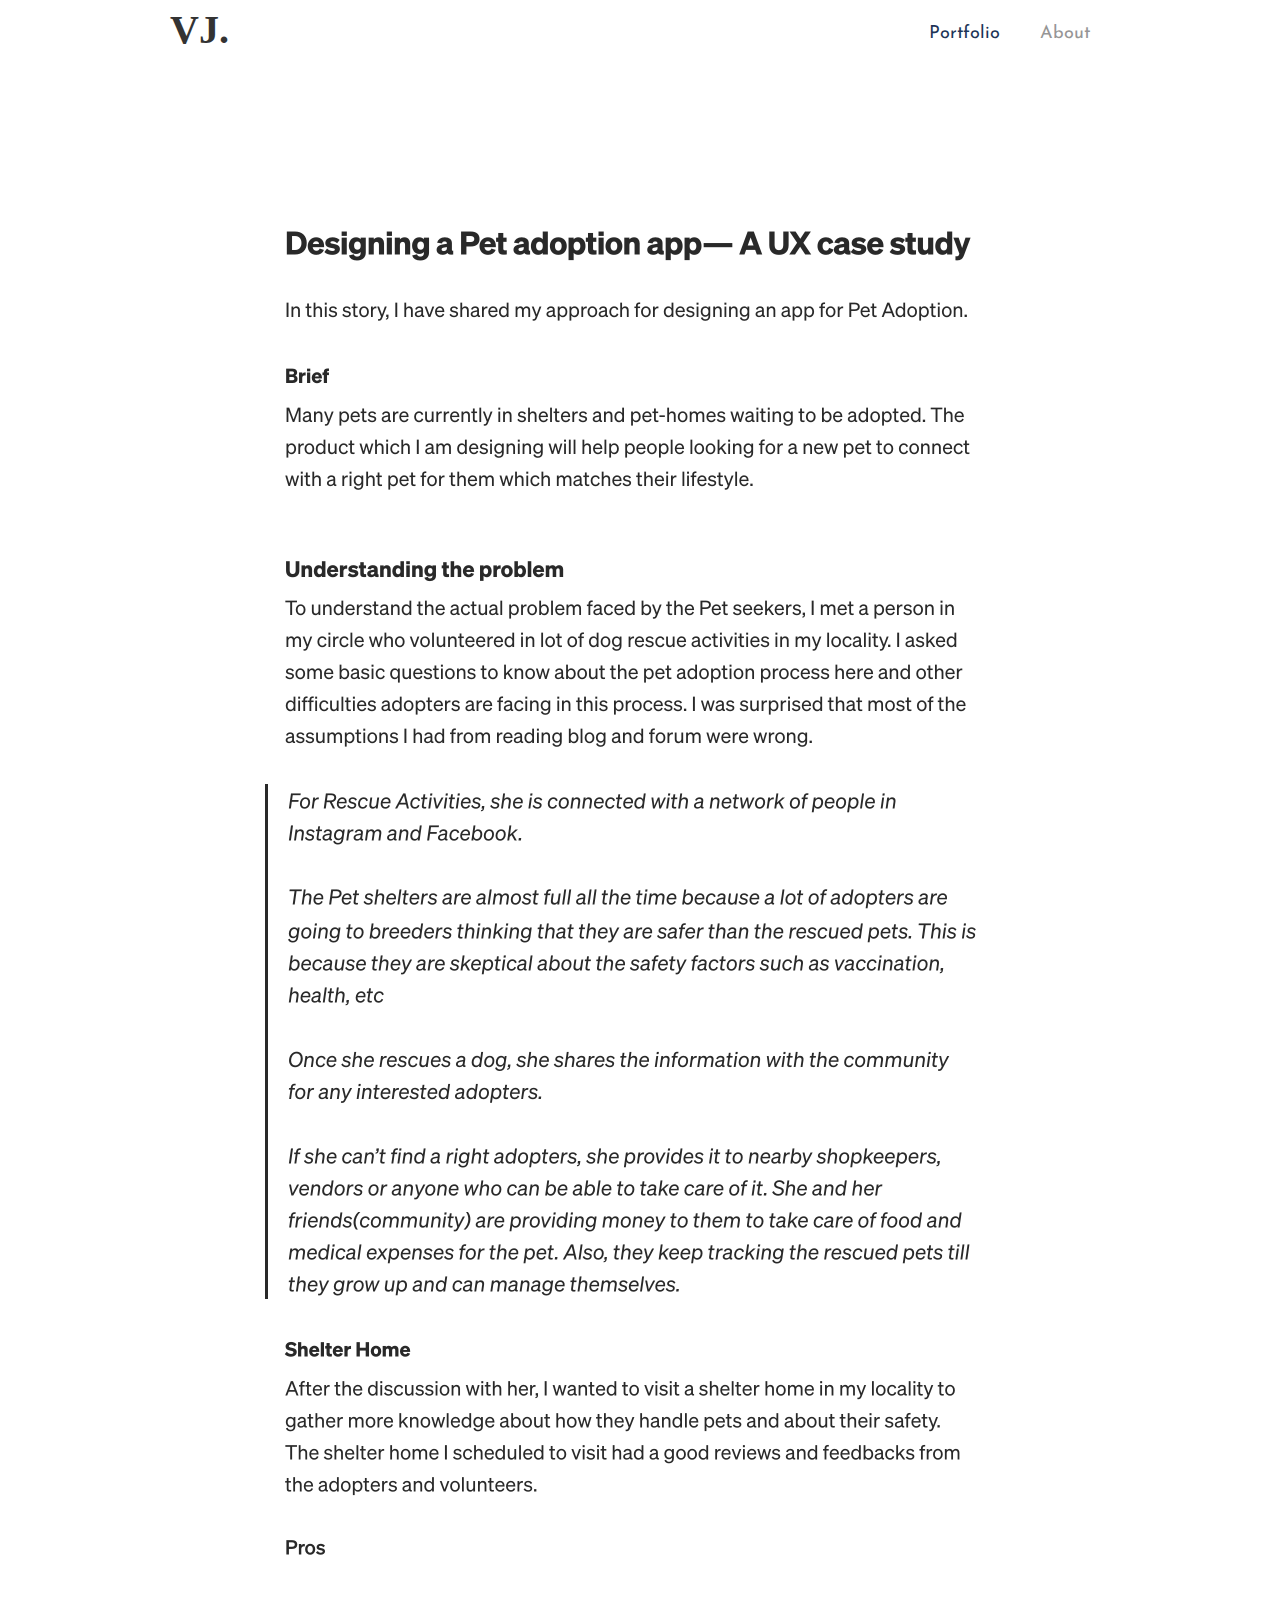
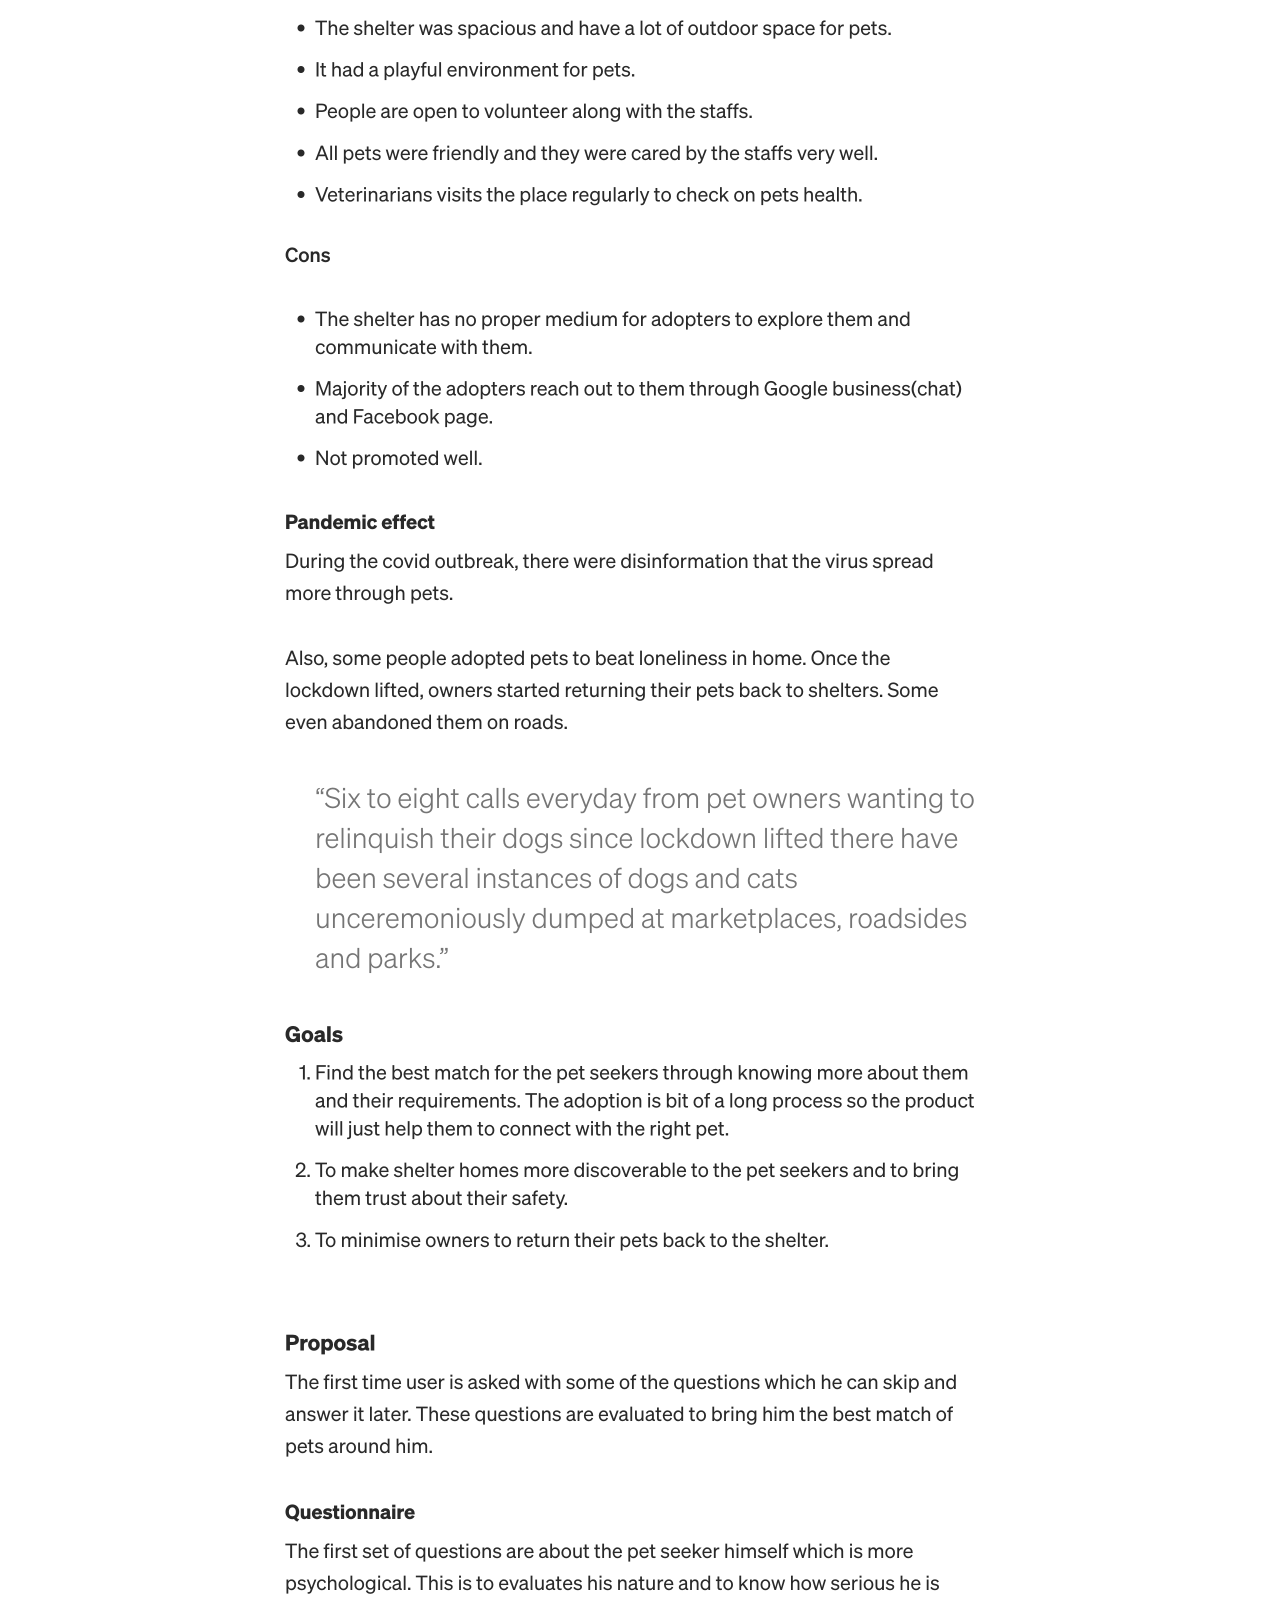
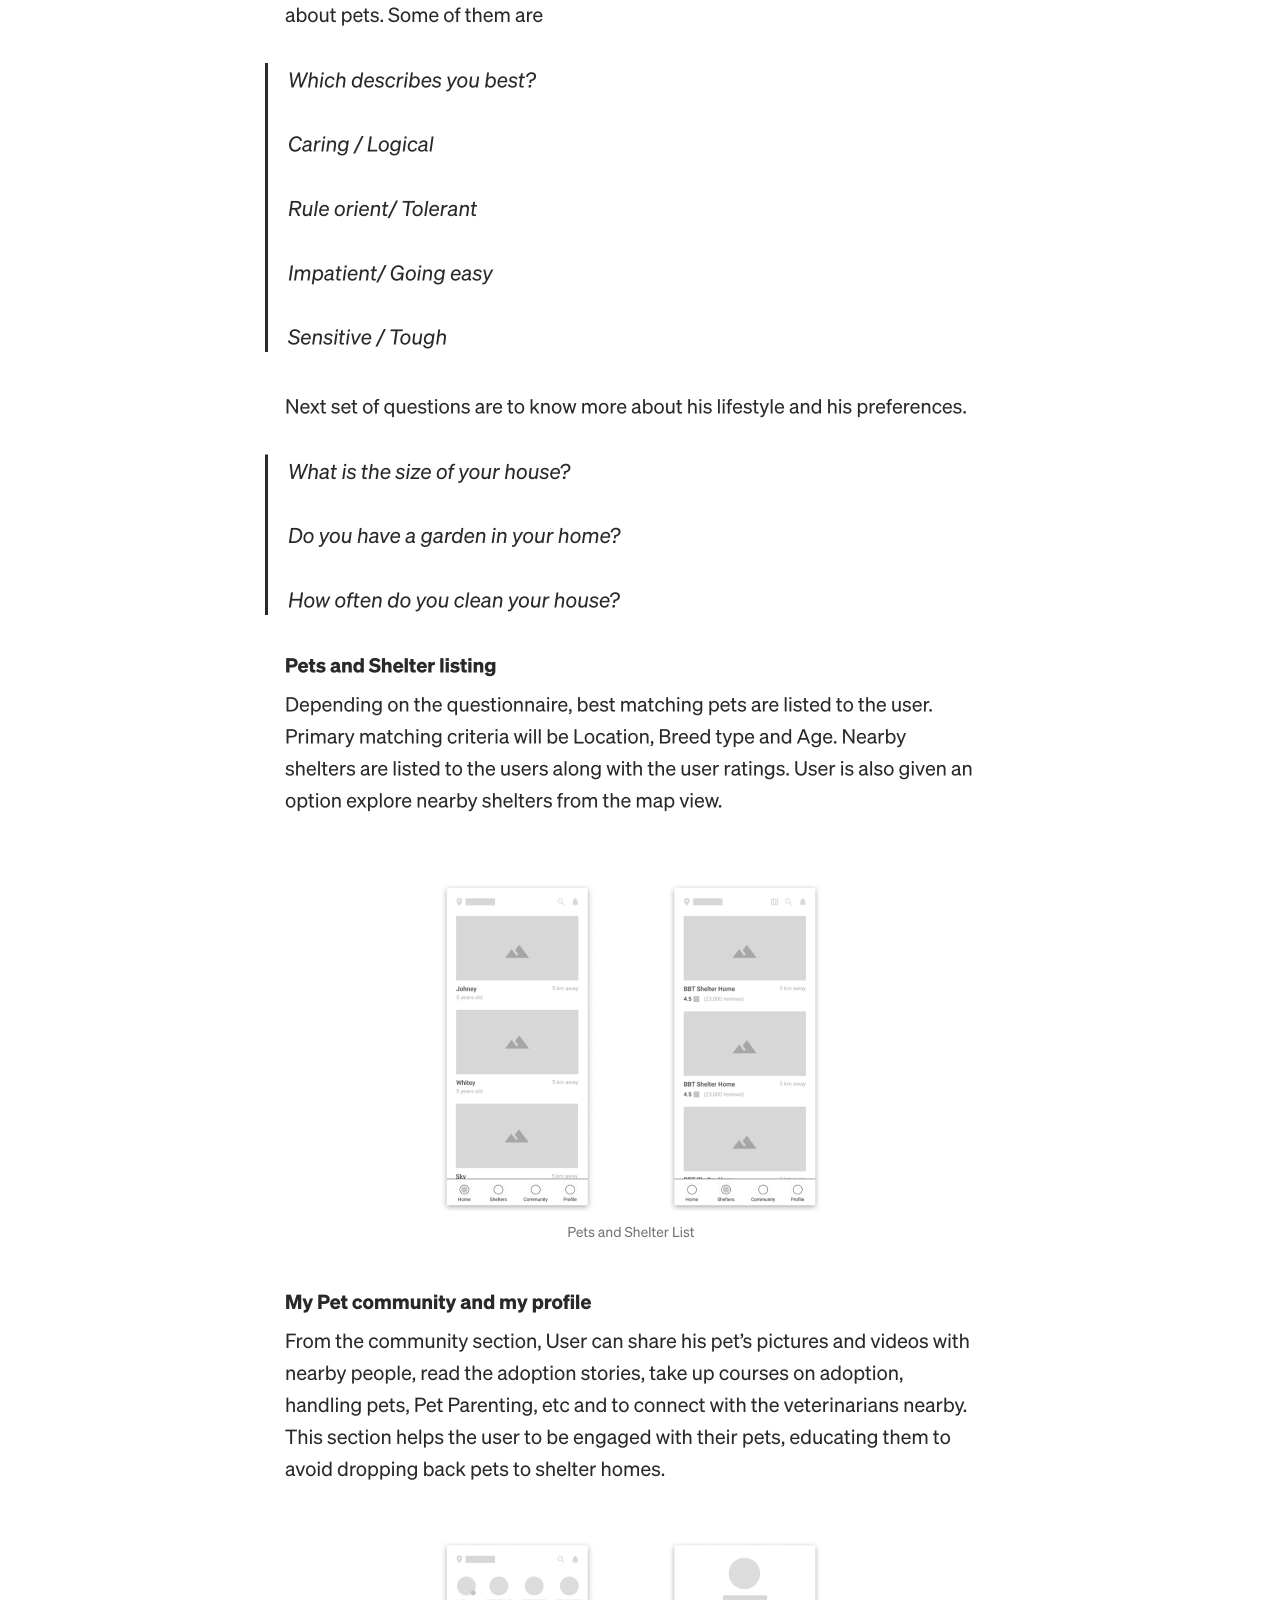
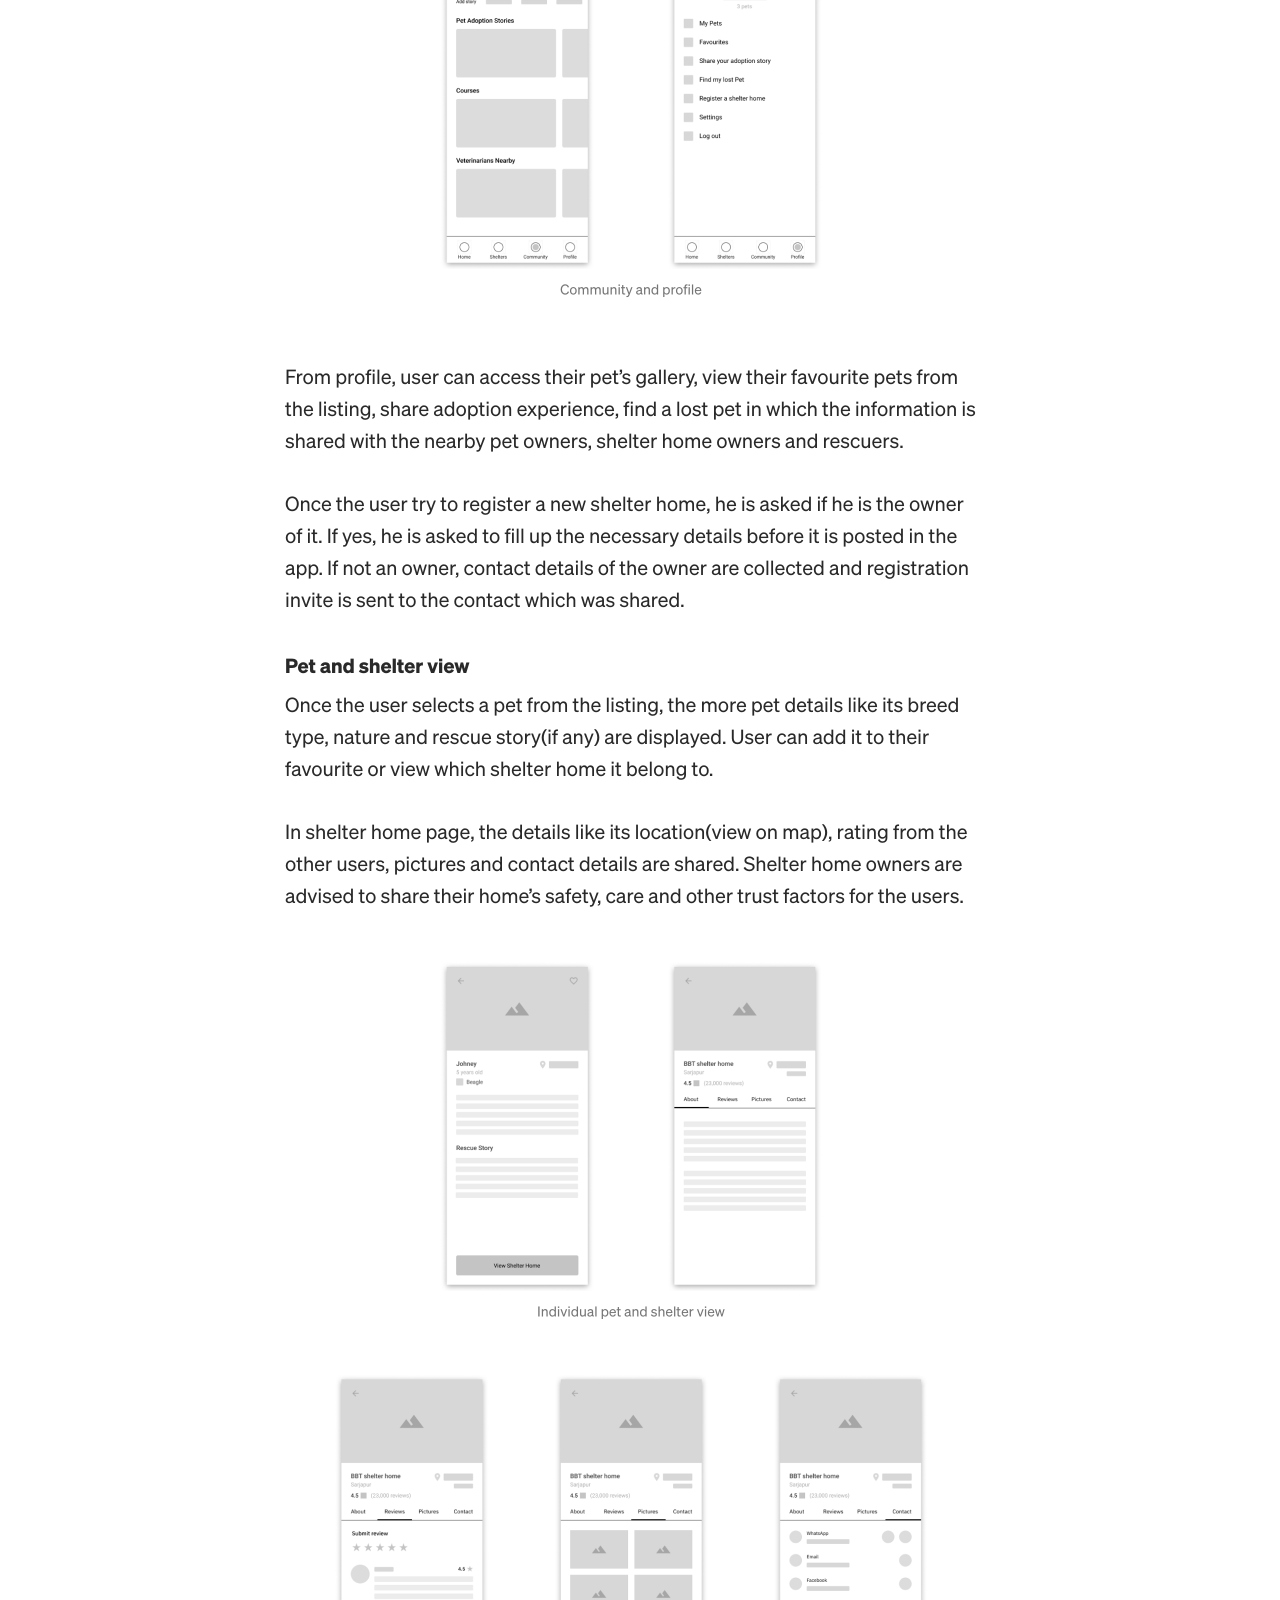
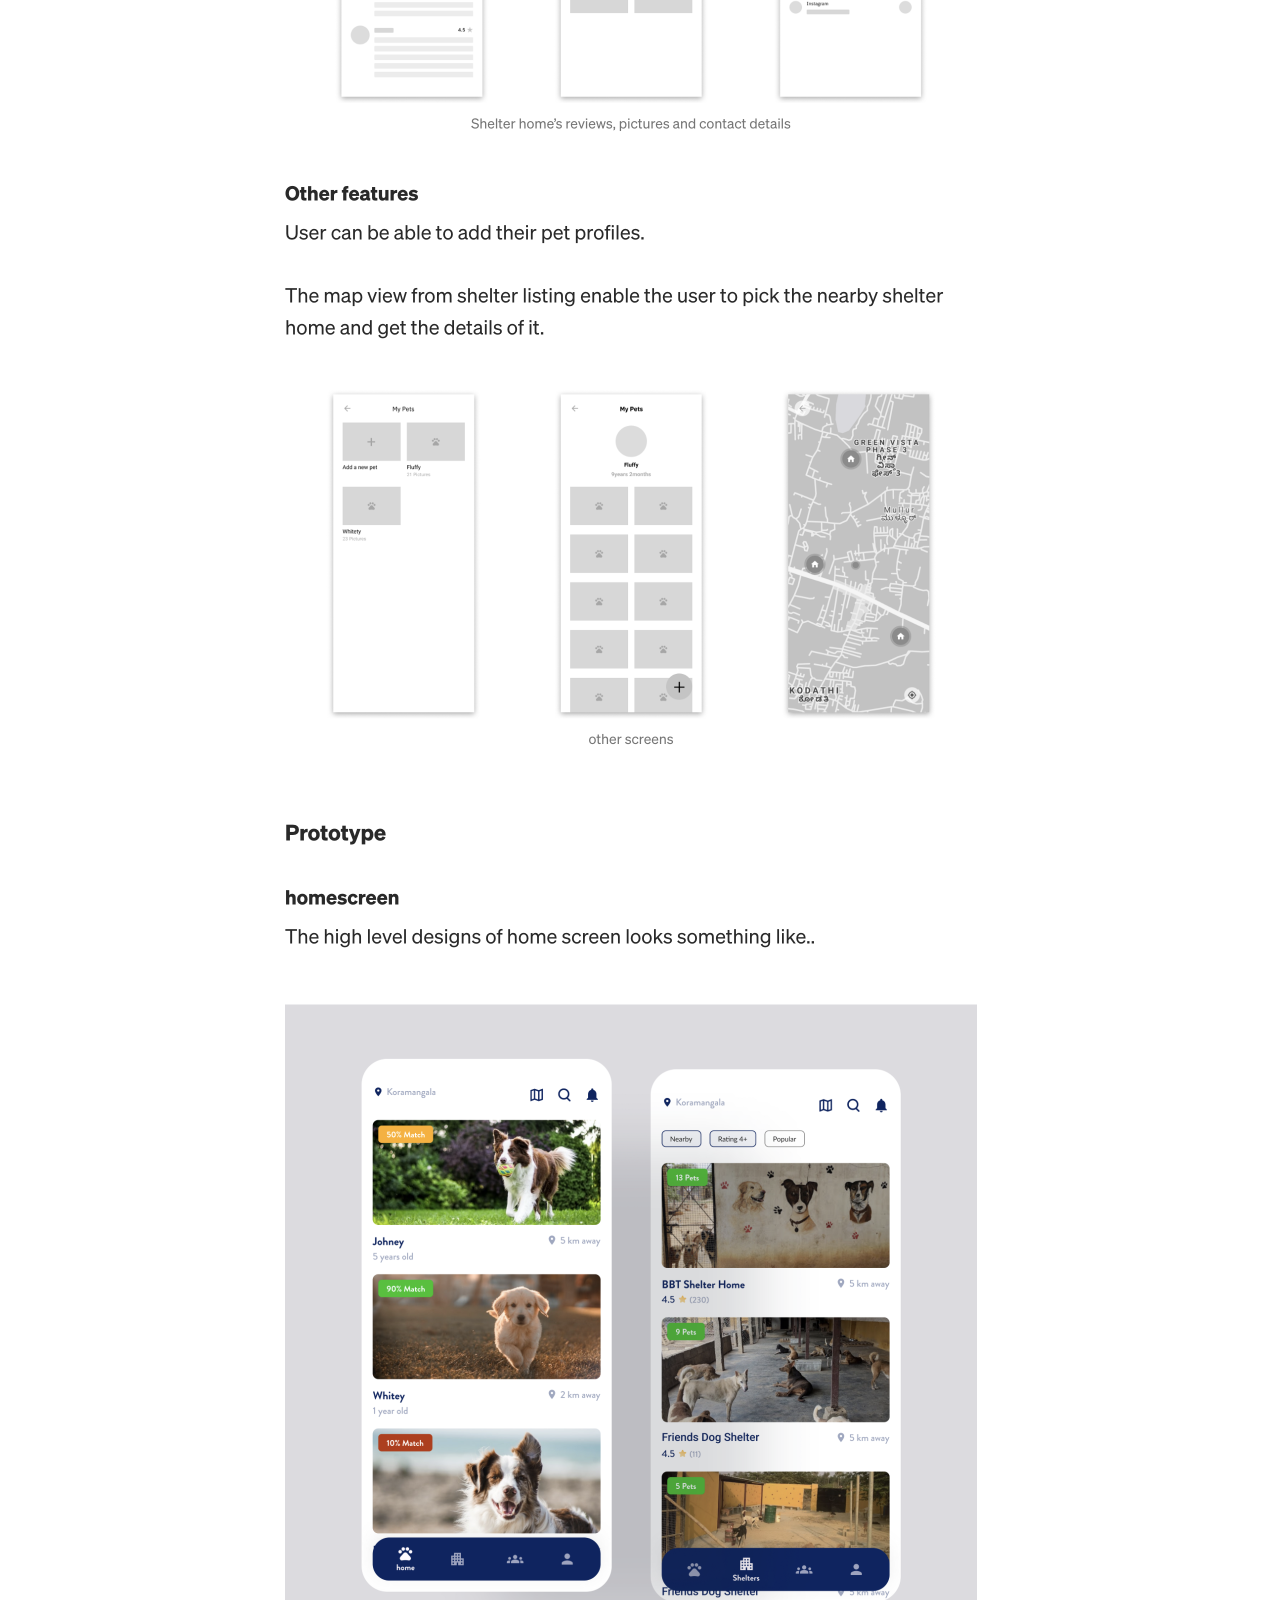
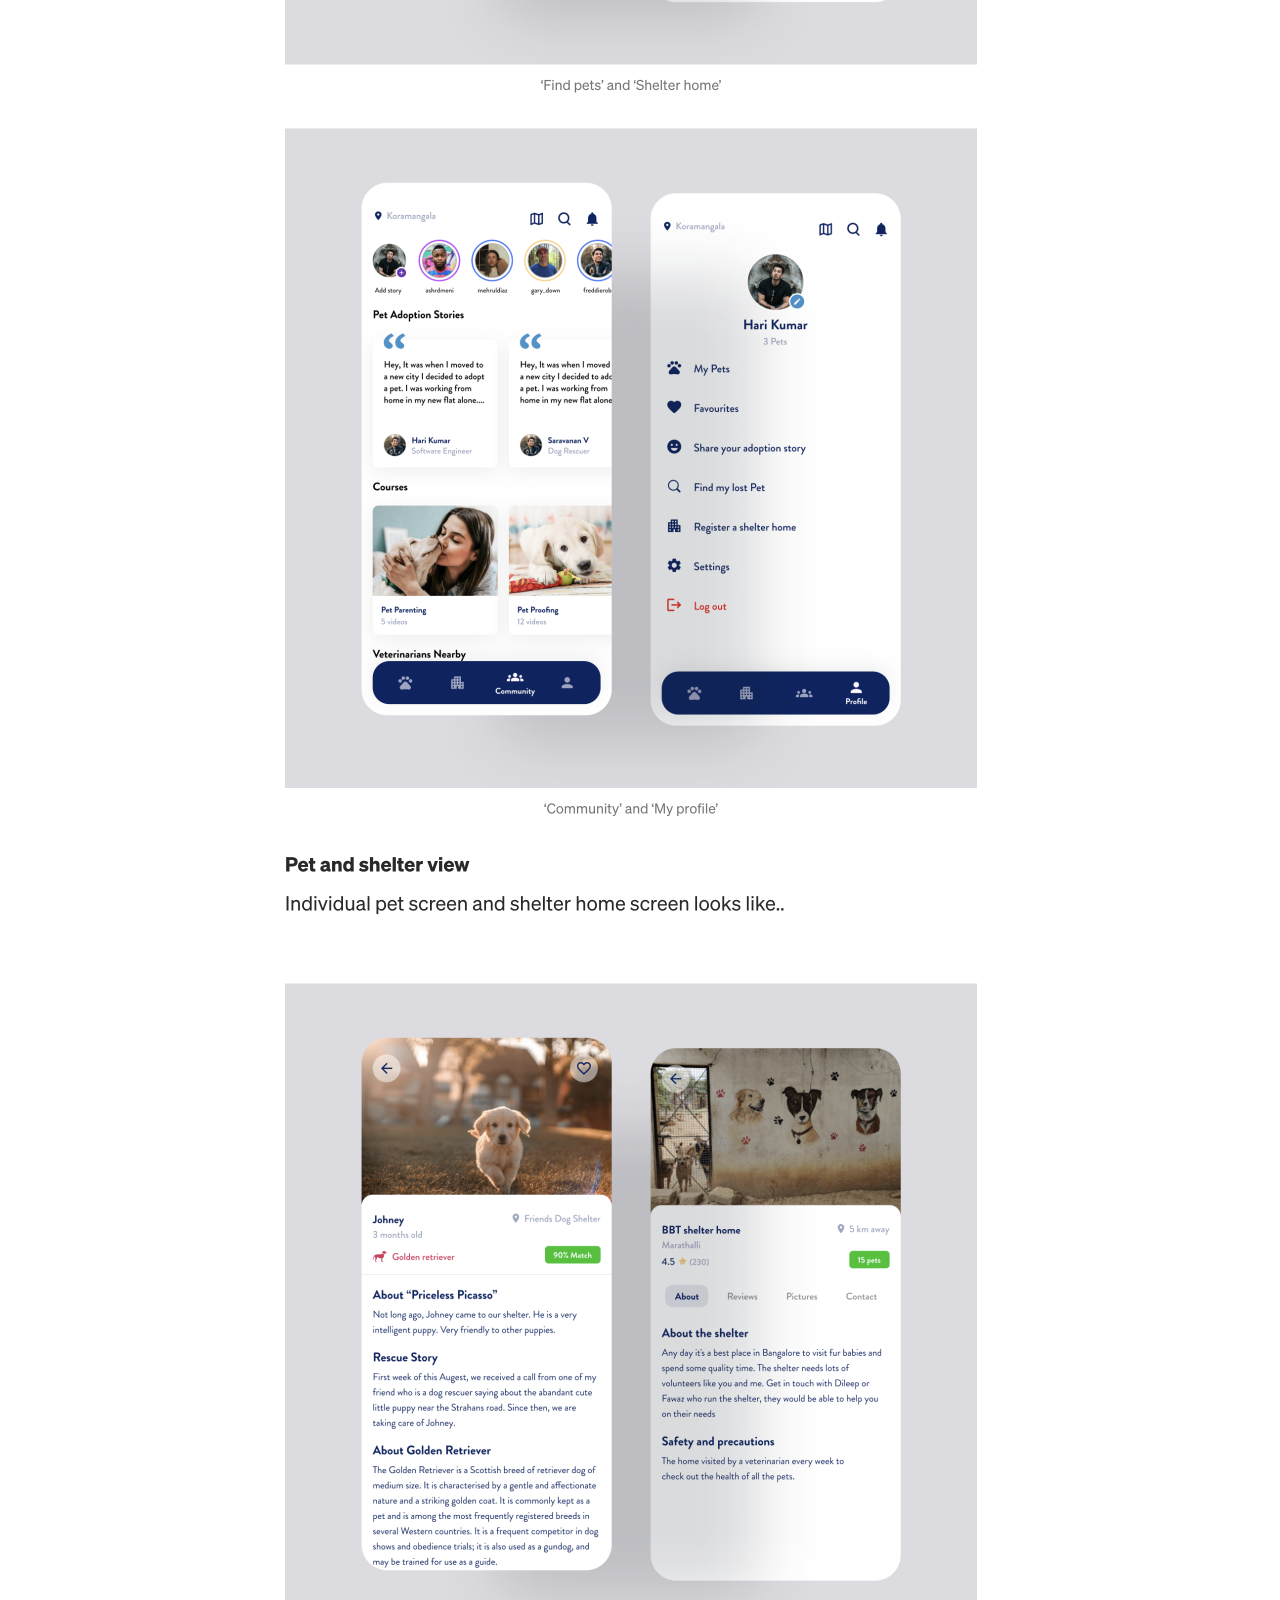
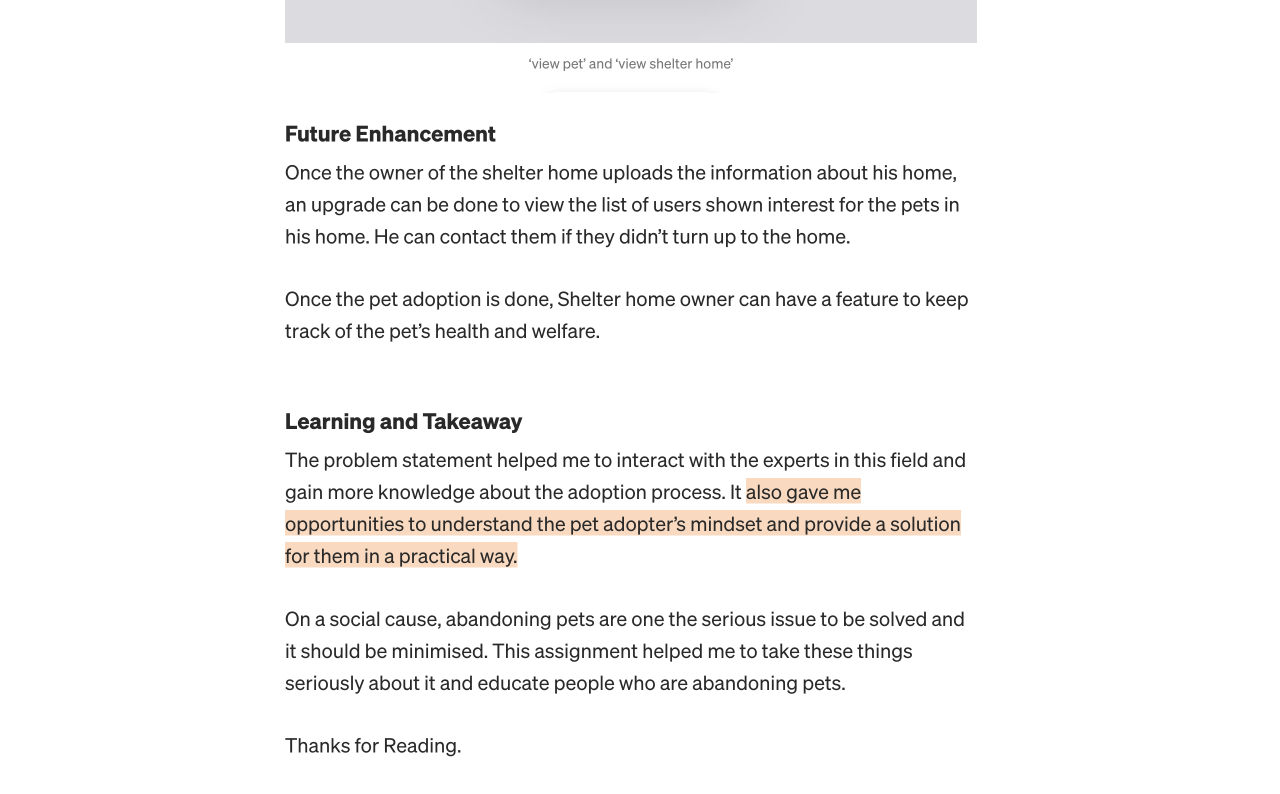
<file: petadopt.html>
<!DOCTYPE html>
<!-- This site was created in Webflow. https://www.webflow.com --><!-- Last Published: Tue Feb 07 2023 13:05:06 GMT+0000 (Coordinated Universal Time) -->
<html data-wf-domain="practice-922ec5.webflow.io" data-wf-page="63d7999e3e2c06d461d88678"
    data-wf-site="63d7999d3e2c065032d8866f">

<head>
    <!-- Google tag (gtag.js) -->
<script async src="https://www.googletagmanager.com/gtag/js?id=G-FWZD65X5RT"></script>
<script>
  window.dataLayer = window.dataLayer || [];
  function gtag(){dataLayer.push(arguments);}
  gtag('js', new Date());

  gtag('config', 'G-FWZD65X5RT');
</script>
    <meta charset="utf-8" />
    <title>Vijay - UI/UX Designer</title>
    <meta content="Project 1" property="og:title" />
    <meta content="Project 1" property="twitter:title" />
    <meta content="width=device-width, initial-scale=1" name="viewport" />
    <meta content="Webflow" name="generator" />
    <link href="./styles.css"
        rel="stylesheet" type="text/css" />
    <link href="https://fonts.googleapis.com" rel="preconnect" />
    <link href="https://fonts.gstatic.com" rel="preconnect" crossorigin="anonymous" />
    <script src="/script.js" type="text/javascript"></script>
    <link href="https://fonts.googleapis.com/css2?family=Josefin+Sans:wght@400;600;700&display=swap" rel="stylesheet">
    <script
        type="text/javascript">WebFont.load({ google: { families: ["Montserrat:100,100italic,200,200italic,300,300italic,400,400italic,500,500italic,600,600italic,700,700italic,800,800italic,900,900italic","PT Serif:300,400,500,700" ,"Josefin Sans:300,400,500,700" ,"IBM Plex Sans:300,400,500,400italic,700,700italic"] } });</script>
    <!--[if lt IE 9]><script src="https://cdnjs.cloudflare.com/ajax/libs/html5shiv/3.7.3/html5shiv.min.js" type="text/javascript"></script><![endif]-->
    <script
        type="text/javascript">!function (o, c) { var n = c.documentElement, t = " w-mod-"; n.className += t + "js", ("ontouchstart" in o || o.DocumentTouch && c instanceof DocumentTouch) && (n.className += t + "touch") }(window, document);</script>
    <link href="./assets/man-emoji.ico" rel="shortcut icon" type="image/x-icon" />
    <link href="https://fonts.googleapis.com/css2?family=Josefin+Slab:wght@100;300;400;600;700&display=swap" rel="stylesheet">
    <link href="./assets/webclip.png" rel="apple-touch-icon" />
</head>

<body>
    <div data-animation="default" data-collapse="medium" data-duration="400" data-easing="ease" data-easing2="ease"
        role="banner" class="navbar w-nav">
        <div class="container-2 w-container"><a href="./index" class="brand w-nav-brand">
                <div class="text-block-3">VJ.</div>
            </a>
            <nav role="navigation" class="w-nav-menu"><a href="./index" class="nav-link active w-nav-link">Portfolio</a><a
                    href="about.html" class="nav-link inactive w-nav-link">About</a></nav>
            <div class="w-nav-button">
                <div class="w-icon-nav-menu"></div>
            </div>
        </div>
    </div>
    <div class="section-4 wf-section">
        <img src="./assets/petadopt_assets/pet01.png"
            loading="lazy" sizes="(max-width: 836px) 100vw, 836px"
            srcset="./assets/petadopt_assets/pet01.png 500w, ./assets/petadopt_assets/pet01.png 800w, ./assets/petadopt_assets/pet01.png 836w"
            alt="" class="image-1" />
            
            <img src="./assets/petadopt_assets/pet02.png"
            loading="lazy" sizes="(max-width: 479px) 83vw, (max-width: 882px) 90vw, 794px"
            srcset="./assets/petadopt_assets/pet02.png 500w, ./assets/petadopt_assets/pet02.png 794w"
            alt="" />

            <img src="./assets/petadopt_assets/pet03.png"
            loading="lazy" sizes="(max-width: 479px) 83vw, (max-width: 882px) 90vw, 794px"
            srcset="./assets/petadopt_assets/pet03.png 500w, ./assets/petadopt_assets/pet03.png 794w"
            alt="" />

            <img src="./assets/petadopt_assets/pet04.png"
            loading="lazy" sizes="(max-width: 479px) 83vw, (max-width: 882px) 90vw, 794px"
            srcset="./assets/petadopt_assets/pet04.png 500w, ./assets/petadopt_assets/pet04.png 794w"
            alt="" />

            <img src="./assets/petadopt_assets/pet05.png"
            loading="lazy" sizes="(max-width: 479px) 83vw, (max-width: 882px) 90vw, 794px"
            srcset="./assets/petadopt_assets/pet05.png 500w, ./assets/petadopt_assets/pet05.png 794w"
            alt="" />

            <img src="./assets/petadopt_assets/pet06.png"
            loading="lazy" sizes="(max-width: 479px) 83vw, (max-width: 882px) 90vw, 794px"
            srcset="./assets/petadopt_assets/pet06.png 500w, ./assets/petadopt_assets/pet06.png 794w"
            alt="" />

            <img src="./assets/petadopt_assets/pet07.png"
            loading="lazy" sizes="(max-width: 479px) 83vw, (max-width: 882px) 90vw, 794px"
            srcset="./assets/petadopt_assets/pet07.png 500w, ./assets/petadopt_assets/pet07.png 794w"
            alt="" />

            <img src="./assets/petadopt_assets/pet08.png"
            loading="lazy" sizes="(max-width: 479px) 83vw, (max-width: 882px) 90vw, 794px"
            srcset="./assets/petadopt_assets/pet08.png 500w, ./assets/petadopt_assets/pet08.png 794w"
            alt="" />

            <img src="./assets/petadopt_assets/pet09.png"
            loading="lazy" sizes="(max-width: 479px) 83vw, (max-width: 882px) 90vw, 794px"
            srcset="./assets/petadopt_assets/pet09.png 500w, ./assets/petadopt_assets/pet09.png 794w"
            alt="" />

            <img src="./assets/petadopt_assets/pet10.png"
            loading="lazy" sizes="(max-width: 479px) 83vw, (max-width: 882px) 90vw, 794px"
            srcset="./assets/petadopt_assets/pet10.png 500w, ./assets/petadopt_assets/pet10.png 794w"
            alt="" />

            <img src="./assets/petadopt_assets/pet11.png"
            loading="lazy" sizes="(max-width: 479px) 83vw, (max-width: 882px) 90vw, 794px"
            srcset="./assets/petadopt_assets/pet11.png 500w, ./assets/petadopt_assets/pet11.png 794w"
            alt="" />

            <img src="./assets/petadopt_assets/pet12.png"
            loading="lazy" sizes="(max-width: 479px) 83vw, (max-width: 882px) 90vw, 794px"
            srcset="./assets/petadopt_assets/pet12.png 500w, ./assets/petadopt_assets/pet12.png 794w"
            alt="" />

            <img src="./assets/petadopt_assets/pet13.png"
            loading="lazy" sizes="(max-width: 479px) 83vw, (max-width: 882px) 90vw, 794px"
            srcset="./assets/petadopt_assets/pet13.png 500w, ./assets/petadopt_assets/pet13.png 794w"
            alt="" />

            <img src="./assets/petadopt_assets/pet14.png"
            loading="lazy" sizes="(max-width: 479px) 83vw, (max-width: 882px) 90vw, 794px"
            srcset="./assets/petadopt_assets/pet14.png 500w, ./assets/petadopt_assets/pet14.png 794w"
            alt="" />

            <img src="./assets/petadopt_assets/pet15.png"
            loading="lazy" sizes="(max-width: 479px) 83vw, (max-width: 882px) 90vw, 794px"
            srcset="./assets/petadopt_assets/pet15.png 500w, ./assets/petadopt_assets/pet15.png 794w"
            alt="" />

            <img src="./assets/petadopt_assets/pet16.png"
            loading="lazy" sizes="(max-width: 479px) 83vw, (max-width: 882px) 90vw, 794px"
            srcset="./assets/petadopt_assets/pet16.png 500w, ./assets/petadopt_assets/pet16.png 794w"
            alt="" />

            <img src="./assets/petadopt_assets/pet17.png"
            loading="lazy" sizes="(max-width: 479px) 83vw, (max-width: 882px) 90vw, 794px"
            srcset="./assets/petadopt_assets/pet17.png 500w, ./assets/petadopt_assets/pet17.png 794w"
            alt="" />
        
        </div>
    <script src="./script.js"
        type="text/javascript" integrity="sha256-9/aliU8dGd2tb6OSsuzixeV4y/faTqgFtohetphbbj0="
        crossorigin="anonymous"></script>
    <script src="./script.js"
        type="text/javascript"></script>
    <!--[if lte IE 9]><script src="//cdnjs.cloudflare.com/ajax/libs/placeholders/3.0.2/placeholders.min.js"></script><![endif]-->
</body>

</html>
</file>
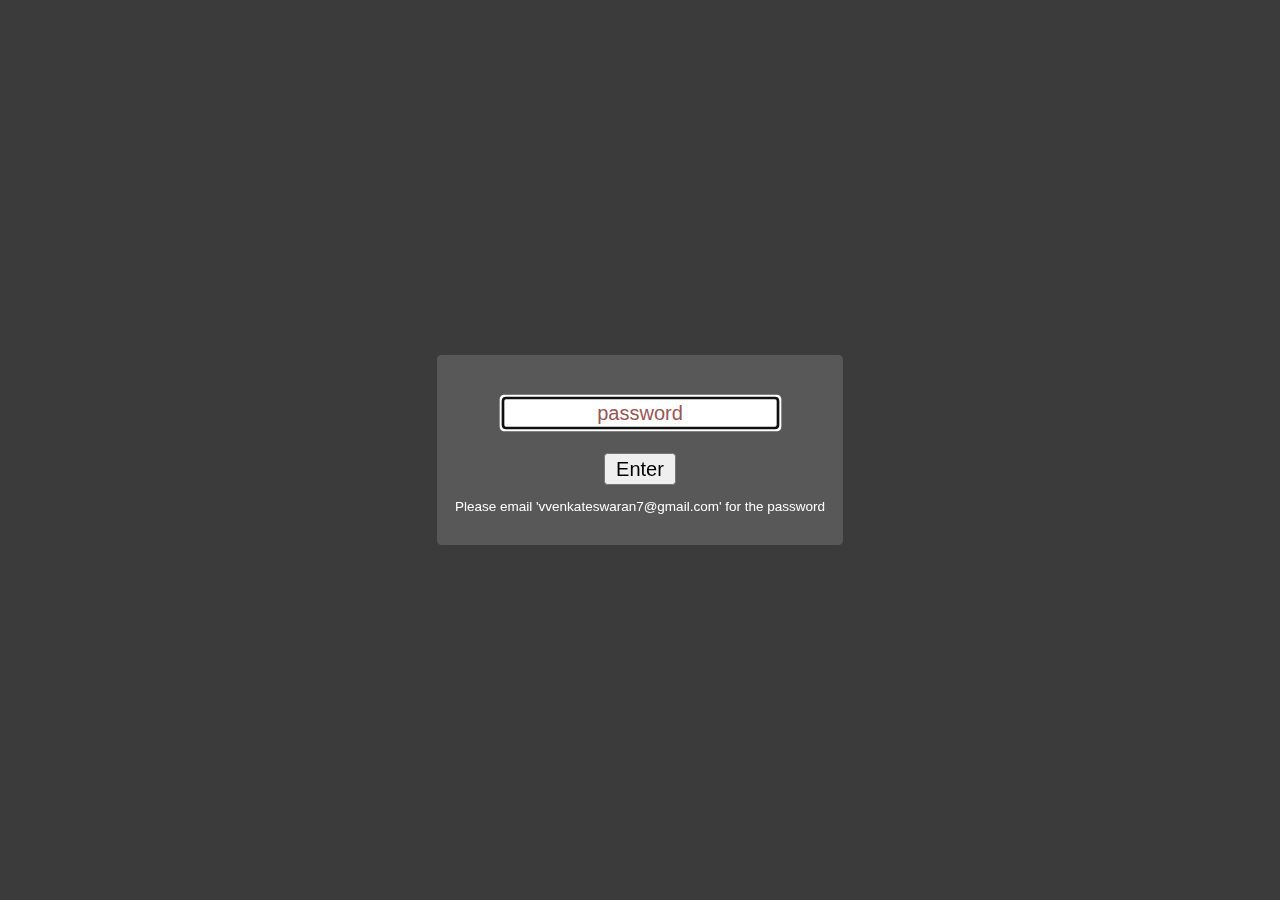
<file: HF Projects/pwd.html>
<!DOCTYPE html>
<html xmlns="http://www.w3.org/1999/xhtml">

<head>
  <title></title>

  <meta name="viewport" content="width=device-width, initial-scale=1.0">

</head>

<style>
  body {

    background-attachment: fixed;
    color: #fff;
  }

  .box {
    border-radius: 3px;
    background: rgba(101, 101, 101, 0.7);
    margin: auto;
    padding: 12px;
  }

  .lightbox {
    zoom: 1.5;
    position: fixed;
    top: 0;
    left: 0;
    width: 100%;
    height: 100%;
    background: rgba(10, 10, 10, 0.8);
    text-align: center;
    margin: auto;

  }

  p.email {
    font-size: 9px;
    font-family: sans-serif;
  }

  div.horizontal {
    display: flex;
    justify-content: center;
    height: 100%;
  }

  div.vertical {
    display: flex;
    flex-direction: column;
    justify-content: center;
    width: 100%;
  }

  ::-webkit-input-placeholder {
    color: #955;
    text-align: center;
  }

  ::-moz-placeholder {
    color: #955;
    text-align: center;
  }

  :-ms-input-placeholder {
    color: #955;
    text-align: center;
  }
</style>

<body>

  <div id="loginbox" class="lightbox">
    <div class="horizontal">
      <div class="vertical">
        <div class="box">
          <input style="margin: 16px; text-align: center;" id="password" type="password" placeholder="password" />
          <br />
          <button id="loginbutton" type="button">Enter</button>
          <p id="wrongPassword" style="display: none">wrong password</p>
          <p class="email">Please email 'vvenkateswaran7@gmail.com' for the password</p>
        </div>
      </div>
    </div>
  </div>



  <script type="text/javascript" src="https://code.jquery.com/jquery-1.12.0.min.js"></script>

  <script type="text/javascript">
    "use strict";


    function loadPage(pwd) {

      var hash = pwd;
      //hash = Sha1.hash(pwd);
      var url = hash + "/onboarding.html";

      $.ajax({
        url: url,
        dataType: "html",
        success: function (data) {

          window.location = url;

        },
        error: function (xhr, ajaxOptions, thrownError) {


          parent.location.hash = hash;

          //$("#wrongPassword").show();
          $("#password").attr("placeholder", "wrong password");
          $("#password").val("");
        }
      });
    }


    $("#loginbutton").on("click", function () {
      loadPage($("#password").val());
    });
    $("#password").keypress(function (e) {
      if (e.which == 13) {

        loadPage($("#password").val());
      }
    });
    $("#password").focus();

  </script>

</body>

</html>
</file>
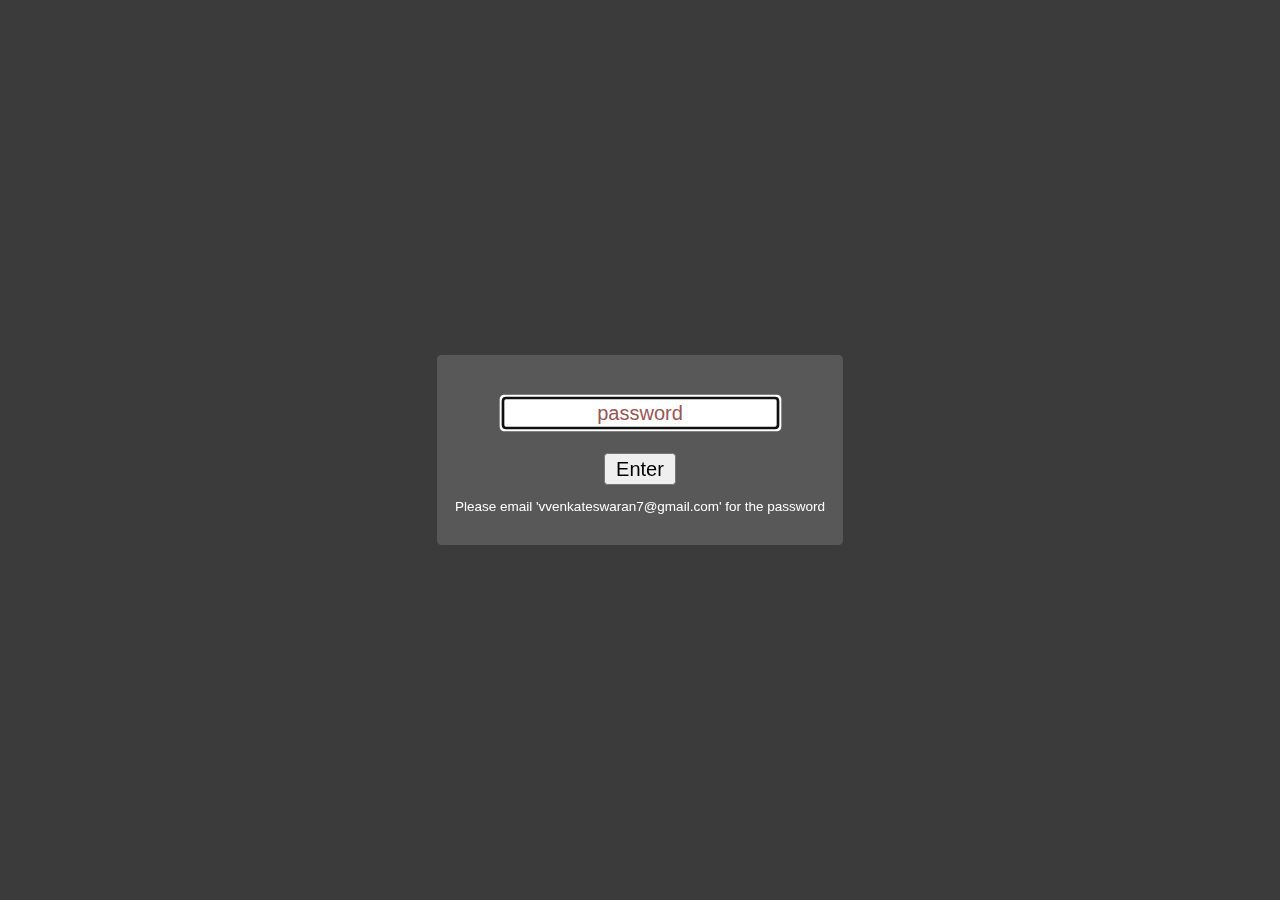
<file: Open Projects/pwd.html>
<!DOCTYPE html>
<html xmlns="http://www.w3.org/1999/xhtml">

<head>
  <title></title>

  <meta name="viewport" content="width=device-width, initial-scale=1.0">

</head>

<style>
  body {

    background-attachment: fixed;
    color: #fff;
  }

  .box {
    border-radius: 3px;
    background: rgba(101, 101, 101, 0.7);
    margin: auto;
    padding: 12px;
  }

  .lightbox {
    zoom: 1.5;
    position: fixed;
    top: 0;
    left: 0;
    width: 100%;
    height: 100%;
    background: rgba(10, 10, 10, 0.8);
    text-align: center;
    margin: auto;

  }

  p.email {
    font-size: 9px;
    font-family: sans-serif;
  }

  div.horizontal {
    display: flex;
    justify-content: center;
    height: 100%;
  }

  div.vertical {
    display: flex;
    flex-direction: column;
    justify-content: center;
    width: 100%;
  }

  ::-webkit-input-placeholder {
    color: #955;
    text-align: center;
  }

  ::-moz-placeholder {
    color: #955;
    text-align: center;
  }

  :-ms-input-placeholder {
    color: #955;
    text-align: center;
  }
</style>

<body>

  <div id="loginbox" class="lightbox">
    <div class="horizontal">
      <div class="vertical">
        <div class="box">
          <input style="margin: 16px; text-align: center;" id="password" type="password" placeholder="password" />
          <br />
          <button id="loginbutton" type="button">Enter</button>
          <p id="wrongPassword" style="display: none">wrong password</p>
          <p class="email">Please email 'vvenkateswaran7@gmail.com' for the password</p>
        </div>
      </div>
    </div>
  </div>



  <script type="text/javascript" src="https://code.jquery.com/jquery-1.12.0.min.js"></script>

  <script type="text/javascript">
    "use strict";


    function loadPage(pwd) {

      var hash = pwd;
      //hash = Sha1.hash(pwd);
      var url = hash + "/budgets.html";

      $.ajax({
        url: url,
        dataType: "html",
        success: function (data) {

          window.location = url;

        },
        error: function (xhr, ajaxOptions, thrownError) {


          parent.location.hash = hash;

          //$("#wrongPassword").show();
          $("#password").attr("placeholder", "wrong password");
          $("#password").val("");
        }
      });
    }


    $("#loginbutton").on("click", function () {
      loadPage($("#password").val());
    });
    $("#password").keypress(function (e) {
      if (e.which == 13) {

        loadPage($("#password").val());
      }
    });
    $("#password").focus();

  </script>

</body>

</html>
</file>
<file: styles.css>
/* Generated on: Thu Feb 09 2023 10:24:02 GMT+0000 (Coordinated Universal Time) */
/* ==========================================================================
   normalize.css v3.0.3 | MIT License | github.com/necolas/normalize.css 
   ========================================================================== */
/*! normalize.css v3.0.3 | MIT License | github.com/necolas/normalize.css */html{font-family:sans-serif;-ms-text-size-adjust:100%;-webkit-text-size-adjust:100%}body{margin:0}article,aside,details,figcaption,figure,footer,header,hgroup,main,menu,nav,section,summary{display:block}audio,canvas,progress,video{display:inline-block;vertical-align:baseline}audio:not([controls]){display:none;height:0}[hidden],template{display:none}a{background-color:transparent}a:active,a:hover{outline:0}abbr[title]{border-bottom:1px dotted}b,strong{font-weight:bold}dfn{font-style:italic}h1{font-size:2em;margin:.67em 0}mark{background:#ff0;color:#000}small{font-size:80%}sub,sup{font-size:75%;line-height:0;position:relative;vertical-align:baseline}sup{top:-0.5em}sub{bottom:-0.25em}img{border:0}svg:not(:root){overflow:hidden}figure{margin:1em 40px}hr{box-sizing:content-box;height:0}pre{overflow:auto}code,kbd,pre,samp{font-family:monospace, monospace;font-size:1em}button,input,optgroup,select,textarea{color:inherit;font:inherit;margin:0}button{overflow:visible}button,select{text-transform:none}button,html input[type="button"],input[type="reset"]{-webkit-appearance:button;cursor:pointer}button[disabled],html input[disabled]{cursor:default}button::-moz-focus-inner,input::-moz-focus-inner{border:0;padding:0}input{line-height:normal}input[type='checkbox'],input[type='radio']{box-sizing:border-box;padding:0}input[type='number']::-webkit-inner-spin-button,input[type='number']::-webkit-outer-spin-button{height:auto}input[type='search']{-webkit-appearance:none}input[type='search']::-webkit-search-cancel-button,input[type='search']::-webkit-search-decoration{-webkit-appearance:none}fieldset{border:1px solid #c0c0c0;margin:0 2px;padding:.35em .625em .75em}legend{border:0;padding:0}textarea{overflow:auto}optgroup{font-weight:bold}table{border-collapse:collapse;border-spacing:0}td,th{padding:0}

/* ==========================================================================
   Start of base Webflow CSS - If you're looking for some ultra-clean CSS, skip the boilerplate and see the unminified code below.
   ========================================================================== */
   @font-face{font-family:'webflow-icons';src:url("[data-uri]") format('truetype');font-weight:normal;font-style:normal}[class^="w-icon-"],[class*=" w-icon-"]{font-family:'webflow-icons' !important;speak:none;font-style:normal;font-weight:normal;font-variant:normal;text-transform:none;line-height:1;-webkit-font-smoothing:antialiased;-moz-osx-font-smoothing:grayscale}.w-icon-slider-right:before{content:"\e600"}.w-icon-slider-left:before{content:"\e601"}.w-icon-nav-menu:before{content:"\e602"}.w-icon-arrow-down:before,.w-icon-dropdown-toggle:before{content:"\e603"}.w-icon-file-upload-remove:before{content:"\e900"}.w-icon-file-upload-icon:before{content:"\e903"}*{-webkit-box-sizing:border-box;-moz-box-sizing:border-box;box-sizing:border-box}html{height:100%}body{margin:0;min-height:100%;background-color:#fff;font-family:Arial,sans-serif;font-size:14px;line-height:20px;color:#333}img{max-width:100%;vertical-align:middle;display:inline-block}html.w-mod-touch *{background-attachment:scroll !important}.w-block{display:block}.w-inline-block{max-width:100%;display:inline-block}.w-clearfix:before,.w-clearfix:after{content:" ";display:table;grid-column-start:1;grid-row-start:1;grid-column-end:2;grid-row-end:2}.w-clearfix:after{clear:both}.w-hidden{display:none}.w-button{display:inline-block;padding:9px 15px;background-color:#3898EC;color:white;border:0;line-height:inherit;text-decoration:none;cursor:pointer;border-radius:0}input.w-button{-webkit-appearance:button}html[data-w-dynpage] [data-w-cloak]{color:transparent !important}.w-webflow-badge,.w-webflow-badge *{position:static;left:auto;top:auto;right:auto;bottom:auto;z-index:auto;display:block;visibility:visible;overflow:visible;overflow-x:visible;overflow-y:visible;box-sizing:border-box;width:auto;height:auto;max-height:none;max-width:none;min-height:0;min-width:0;margin:0;padding:0;float:none;clear:none;border:0 none transparent;border-radius:0;background:none;background-image:none;background-position:0% 0%;background-size:auto auto;background-repeat:repeat;background-origin:padding-box;background-clip:border-box;background-attachment:scroll;background-color:transparent;box-shadow:none;opacity:1;transform:none;transition:none;direction:ltr;font-family:inherit;font-weight:inherit;color:inherit;font-size:inherit;line-height:inherit;font-style:inherit;font-variant:inherit;text-align:inherit;letter-spacing:inherit;text-decoration:inherit;text-indent:0;text-transform:inherit;list-style-type:disc;text-shadow:none;font-smoothing:auto;vertical-align:baseline;cursor:inherit;white-space:inherit;word-break:normal;word-spacing:normal;word-wrap:normal}.w-webflow-badge{position:fixed !important;display:inline-block !important;visibility:visible !important;z-index:2147483647 !important;top:auto !important;right:12px !important;bottom:12px !important;left:auto !important;color:#AAADB0 !important;background-color:#fff !important;border-radius:3px !important;padding:6px 8px 6px 6px !important;font-size:12px !important;opacity:1 !important;line-height:14px !important;text-decoration:none !important;transform:none !important;margin:0 !important;width:auto !important;height:auto !important;overflow:visible !important;white-space:nowrap;box-shadow:0 0 0 1px rgba(0,0,0,0.1),0 1px 3px rgba(0,0,0,0.1);cursor:pointer}.w-webflow-badge>img{display:inline-block !important;visibility:visible !important;opacity:1 !important;vertical-align:middle !important}h1,h2,h3,h4,h5,h6{font-weight:bold;margin-bottom:10px}h1{font-size:38px;line-height:44px;margin-top:20px}h2{font-size:32px;line-height:36px;margin-top:20px}h3{font-size:24px;line-height:30px;margin-top:20px}h4{font-size:18px;line-height:24px;margin-top:10px}h5{font-size:14px;line-height:20px;margin-top:10px}h6{font-size:12px;line-height:18px;margin-top:10px}p{margin-top:0;margin-bottom:10px}blockquote{margin:0 0 10px 0;padding:10px 20px;border-left:5px solid #E2E2E2;font-size:18px;line-height:22px}figure{margin:0;margin-bottom:10px}figcaption{margin-top:5px;text-align:center}ul,ol{margin-top:0px;margin-bottom:10px;padding-left:40px}.w-list-unstyled{padding-left:0;list-style:none}.w-embed:before,.w-embed:after{content:" ";display:table;grid-column-start:1;grid-row-start:1;grid-column-end:2;grid-row-end:2}.w-embed:after{clear:both}.w-video{width:100%;position:relative;padding:0}.w-video iframe,.w-video object,.w-video embed{position:absolute;top:0;left:0;width:100%;height:100%;border:none}fieldset{padding:0;margin:0;border:0}button,[type='button'],[type='reset']{border:0;cursor:pointer;-webkit-appearance:button}.w-form{margin:0 0 15px}.w-form-done{display:none;padding:20px;text-align:center;background-color:#dddddd}.w-form-fail{display:none;margin-top:10px;padding:10px;background-color:#ffdede}label{display:block;margin-bottom:5px;font-weight:bold}.w-input,.w-select{display:block;width:100%;height:38px;padding:8px 12px;margin-bottom:10px;font-size:14px;line-height:1.42857143;color:#333333;vertical-align:middle;background-color:#ffffff;border:1px solid #cccccc}.w-input:-moz-placeholder,.w-select:-moz-placeholder{color:#999}.w-input::-moz-placeholder,.w-select::-moz-placeholder{color:#999;opacity:1}.w-input:-ms-input-placeholder,.w-select:-ms-input-placeholder{color:#999}.w-input::-webkit-input-placeholder,.w-select::-webkit-input-placeholder{color:#999}.w-input:focus,.w-select:focus{border-color:#3898EC;outline:0}.w-input[disabled],.w-select[disabled],.w-input[readonly],.w-select[readonly],fieldset[disabled] .w-input,fieldset[disabled] .w-select{cursor:not-allowed}.w-input[disabled]:not(.w-input-disabled),.w-select[disabled]:not(.w-input-disabled),.w-input[readonly],.w-select[readonly],fieldset[disabled]:not(.w-input-disabled) .w-input,fieldset[disabled]:not(.w-input-disabled) .w-select{background-color:#eeeeee}textarea.w-input,textarea.w-select{height:auto}.w-select{background-color:#f3f3f3}.w-select[multiple]{height:auto}.w-form-label{display:inline-block;cursor:pointer;font-weight:normal;margin-bottom:0px}.w-radio{display:block;margin-bottom:5px;padding-left:20px}.w-radio:before,.w-radio:after{content:" ";display:table;grid-column-start:1;grid-row-start:1;grid-column-end:2;grid-row-end:2}.w-radio:after{clear:both}.w-radio-input{margin:4px 0 0;margin-top:1px \9;line-height:normal;float:left;margin-left:-20px}.w-radio-input{margin-top:3px}.w-file-upload{display:block;margin-bottom:10px}.w-file-upload-input{width:.1px;height:.1px;opacity:0;overflow:hidden;position:absolute;z-index:-100}.w-file-upload-default,.w-file-upload-uploading,.w-file-upload-success{display:inline-block;color:#333333}.w-file-upload-error{display:block;margin-top:10px}.w-file-upload-default.w-hidden,.w-file-upload-uploading.w-hidden,.w-file-upload-error.w-hidden,.w-file-upload-success.w-hidden{display:none}.w-file-upload-uploading-btn{display:flex;font-size:14px;font-weight:normal;cursor:pointer;margin:0;padding:8px 12px;border:1px solid #cccccc;background-color:#fafafa}.w-file-upload-file{display:flex;flex-grow:1;justify-content:space-between;margin:0;padding:8px 9px 8px 11px;border:1px solid #cccccc;background-color:#fafafa}.w-file-upload-file-name{font-size:14px;font-weight:normal;display:block}.w-file-remove-link{margin-top:3px;margin-left:10px;width:auto;height:auto;padding:3px;display:block;cursor:pointer}.w-icon-file-upload-remove{margin:auto;font-size:10px}.w-file-upload-error-msg{display:inline-block;color:#ea384c;padding:2px 0}.w-file-upload-info{display:inline-block;line-height:38px;padding:0 12px}.w-file-upload-label{display:inline-block;font-size:14px;font-weight:normal;cursor:pointer;margin:0;padding:8px 12px;border:1px solid #cccccc;background-color:#fafafa}.w-icon-file-upload-icon,.w-icon-file-upload-uploading{display:inline-block;margin-right:8px;width:20px}.w-icon-file-upload-uploading{height:20px}.w-container{margin-left:auto;margin-right:auto;max-width:940px}.w-container:before,.w-container:after{content:" ";display:table;grid-column-start:1;grid-row-start:1;grid-column-end:2;grid-row-end:2}.w-container:after{clear:both}.w-container .w-row{margin-left:-10px;margin-right:-10px}.w-row:before,.w-row:after{content:" ";display:table;grid-column-start:1;grid-row-start:1;grid-column-end:2;grid-row-end:2}.w-row:after{clear:both}.w-row .w-row{margin-left:0;margin-right:0}.w-col{position:relative;float:left;width:100%;min-height:1px;padding-left:10px;padding-right:10px}.w-col .w-col{padding-left:0;padding-right:0}.w-col-1{width:8.33333333%}.w-col-2{width:16.66666667%}.w-col-3{width:25%}.w-col-4{width:33.33333333%}.w-col-5{width:41.66666667%}.w-col-6{width:50%}.w-col-7{width:58.33333333%}.w-col-8{width:66.66666667%}.w-col-9{width:75%}.w-col-10{width:83.33333333%}.w-col-11{width:91.66666667%}.w-col-12{width:100%}.w-hidden-main{display:none !important}@media screen and (max-width:991px){.w-container{max-width:728px}.w-hidden-main{display:inherit !important}.w-hidden-medium{display:none !important}.w-col-medium-1{width:8.33333333%}.w-col-medium-2{width:16.66666667%}.w-col-medium-3{width:25%}.w-col-medium-4{width:33.33333333%}.w-col-medium-5{width:41.66666667%}.w-col-medium-6{width:50%}.w-col-medium-7{width:58.33333333%}.w-col-medium-8{width:66.66666667%}.w-col-medium-9{width:75%}.w-col-medium-10{width:83.33333333%}.w-col-medium-11{width:91.66666667%}.w-col-medium-12{width:100%}.w-col-stack{width:100%;left:auto;right:auto}}@media screen and (max-width:767px){.w-hidden-main{display:inherit !important}.w-hidden-medium{display:inherit !important}.w-hidden-small{display:none !important}.w-row,.w-container .w-row{margin-left:0;margin-right:0}.w-col{width:100%;left:auto;right:auto}.w-col-small-1{width:8.33333333%}.w-col-small-2{width:16.66666667%}.w-col-small-3{width:25%}.w-col-small-4{width:33.33333333%}.w-col-small-5{width:41.66666667%}.w-col-small-6{width:50%}.w-col-small-7{width:58.33333333%}.w-col-small-8{width:66.66666667%}.w-col-small-9{width:75%}.w-col-small-10{width:83.33333333%}.w-col-small-11{width:91.66666667%}.w-col-small-12{width:100%}}@media screen and (max-width:479px){.w-container{max-width:none}.w-hidden-main{display:inherit !important}.w-hidden-medium{display:inherit !important}.w-hidden-small{display:inherit !important}.w-hidden-tiny{display:none !important}.w-col{width:100%}.w-col-tiny-1{width:8.33333333%}.w-col-tiny-2{width:16.66666667%}.w-col-tiny-3{width:25%}.w-col-tiny-4{width:33.33333333%}.w-col-tiny-5{width:41.66666667%}.w-col-tiny-6{width:50%}.w-col-tiny-7{width:58.33333333%}.w-col-tiny-8{width:66.66666667%}.w-col-tiny-9{width:75%}.w-col-tiny-10{width:83.33333333%}.w-col-tiny-11{width:91.66666667%}.w-col-tiny-12{width:100%}}.w-widget{position:relative}.w-widget-map{width:100%;height:400px}.w-widget-map label{width:auto;display:inline}.w-widget-map img{max-width:inherit}.w-widget-map .gm-style-iw{text-align:center}.w-widget-map .gm-style-iw>button{display:none !important}.w-widget-twitter{overflow:hidden}.w-widget-twitter-count-shim{display:inline-block;vertical-align:top;position:relative;width:28px;height:20px;text-align:center;background:white;border:#758696 solid 1px;border-radius:3px}.w-widget-twitter-count-shim *{pointer-events:none;-webkit-user-select:none;-moz-user-select:none;-ms-user-select:none;user-select:none}.w-widget-twitter-count-shim .w-widget-twitter-count-inner{position:relative;font-size:15px;line-height:12px;text-align:center;color:#999;font-family:serif}.w-widget-twitter-count-shim .w-widget-twitter-count-clear{position:relative;display:block}.w-widget-twitter-count-shim.w--large{width:36px;height:28px}.w-widget-twitter-count-shim.w--large .w-widget-twitter-count-inner{font-size:18px;line-height:18px}.w-widget-twitter-count-shim:not(.w--vertical){margin-left:5px;margin-right:8px}.w-widget-twitter-count-shim:not(.w--vertical).w--large{margin-left:6px}.w-widget-twitter-count-shim:not(.w--vertical):before,.w-widget-twitter-count-shim:not(.w--vertical):after{top:50%;left:0;border:solid transparent;content:' ';height:0;width:0;position:absolute;pointer-events:none}.w-widget-twitter-count-shim:not(.w--vertical):before{border-color:rgba(117,134,150,0);border-right-color:#5d6c7b;border-width:4px;margin-left:-9px;margin-top:-4px}.w-widget-twitter-count-shim:not(.w--vertical).w--large:before{border-width:5px;margin-left:-10px;margin-top:-5px}.w-widget-twitter-count-shim:not(.w--vertical):after{border-color:rgba(255,255,255,0);border-right-color:white;border-width:4px;margin-left:-8px;margin-top:-4px}.w-widget-twitter-count-shim:not(.w--vertical).w--large:after{border-width:5px;margin-left:-9px;margin-top:-5px}.w-widget-twitter-count-shim.w--vertical{width:61px;height:33px;margin-bottom:8px}.w-widget-twitter-count-shim.w--vertical:before,.w-widget-twitter-count-shim.w--vertical:after{top:100%;left:50%;border:solid transparent;content:' ';height:0;width:0;position:absolute;pointer-events:none}.w-widget-twitter-count-shim.w--vertical:before{border-color:rgba(117,134,150,0);border-top-color:#5d6c7b;border-width:5px;margin-left:-5px}.w-widget-twitter-count-shim.w--vertical:after{border-color:rgba(255,255,255,0);border-top-color:white;border-width:4px;margin-left:-4px}.w-widget-twitter-count-shim.w--vertical .w-widget-twitter-count-inner{font-size:18px;line-height:22px}.w-widget-twitter-count-shim.w--vertical.w--large{width:76px}.w-background-video{position:relative;overflow:hidden;height:500px;color:white}.w-background-video>video{background-size:cover;background-position:50% 50%;position:absolute;margin:auto;width:100%;height:100%;right:-100%;bottom:-100%;top:-100%;left:-100%;object-fit:cover;z-index:-100}.w-background-video>video::-webkit-media-controls-start-playback-button{display:none !important;-webkit-appearance:none}.w-background-video--control{position:absolute;bottom:1em;right:1em;background-color:transparent;padding:0}.w-background-video--control>[hidden]{display:none !important}.w-slider{position:relative;height:300px;text-align:center;background:#dddddd;clear:both;-webkit-tap-highlight-color:rgba(0,0,0,0);tap-highlight-color:rgba(0,0,0,0)}.w-slider-mask{position:relative;display:block;overflow:hidden;z-index:1;left:0;right:0;height:100%;white-space:nowrap}.w-slide{position:relative;display:inline-block;vertical-align:top;width:100%;height:100%;white-space:normal;text-align:left}.w-slider-nav{position:absolute;z-index:2;top:auto;right:0;bottom:0;left:0;margin:auto;padding-top:10px;height:40px;text-align:center;-webkit-tap-highlight-color:rgba(0,0,0,0);tap-highlight-color:rgba(0,0,0,0)}.w-slider-nav.w-round>div{border-radius:100%}.w-slider-nav.w-num>div{width:auto;height:auto;padding:.2em .5em;font-size:inherit;line-height:inherit}.w-slider-nav.w-shadow>div{box-shadow:0 0 3px rgba(51,51,51,0.4)}.w-slider-nav-invert{color:#fff}.w-slider-nav-invert>div{background-color:rgba(34,34,34,0.4)}.w-slider-nav-invert>div.w-active{background-color:#222}.w-slider-dot{position:relative;display:inline-block;width:1em;height:1em;background-color:rgba(255,255,255,0.4);cursor:pointer;margin:0 3px .5em;transition:background-color 100ms,color 100ms}.w-slider-dot.w-active{background-color:#fff}.w-slider-dot:focus{outline:none;box-shadow:0 0 0 2px #fff}.w-slider-dot:focus.w-active{box-shadow:none}.w-slider-arrow-left,.w-slider-arrow-right{position:absolute;width:80px;top:0;right:0;bottom:0;left:0;margin:auto;cursor:pointer;overflow:hidden;color:white;font-size:40px;-webkit-tap-highlight-color:rgba(0,0,0,0);tap-highlight-color:rgba(0,0,0,0);-webkit-user-select:none;-moz-user-select:none;-ms-user-select:none;user-select:none}.w-slider-arrow-left [class^='w-icon-'],.w-slider-arrow-right [class^='w-icon-'],.w-slider-arrow-left [class*=' w-icon-'],.w-slider-arrow-right [class*=' w-icon-']{position:absolute}.w-slider-arrow-left:focus,.w-slider-arrow-right:focus{outline:0}.w-slider-arrow-left{z-index:3;right:auto}.w-slider-arrow-right{z-index:4;left:auto}.w-icon-slider-left,.w-icon-slider-right{top:0;right:0;bottom:0;left:0;margin:auto;width:1em;height:1em}.w-slider-aria-label{border:0;clip:rect(0 0 0 0);height:1px;margin:-1px;overflow:hidden;padding:0;position:absolute;width:1px}.w-slider-force-show{display:block !important}.w-dropdown{display:inline-block;position:relative;text-align:left;margin-left:auto;margin-right:auto;z-index:900}.w-dropdown-btn,.w-dropdown-toggle,.w-dropdown-link{position:relative;vertical-align:top;text-decoration:none;color:#222222;padding:20px;text-align:left;margin-left:auto;margin-right:auto;white-space:nowrap}.w-dropdown-toggle{-webkit-user-select:none;-moz-user-select:none;-ms-user-select:none;user-select:none;display:inline-block;cursor:pointer;padding-right:40px}.w-dropdown-toggle:focus{outline:0}.w-icon-dropdown-toggle{position:absolute;top:0;right:0;bottom:0;margin:auto;margin-right:20px;width:1em;height:1em}.w-dropdown-list{position:absolute;background:#dddddd;display:none;min-width:100%}.w-dropdown-list.w--open{display:block}.w-dropdown-link{padding:10px 20px;display:block;color:#222222}.w-dropdown-link.w--current{color:#0082f3}.w-dropdown-link:focus{outline:0}@media screen and (max-width:767px){.w-nav-brand{padding-left:10px}}.w-lightbox-backdrop{color:#000;cursor:auto;font-family:serif;font-size:medium;font-style:normal;font-variant:normal;font-weight:normal;letter-spacing:normal;line-height:normal;list-style:disc;text-align:start;text-indent:0;text-shadow:none;text-transform:none;visibility:visible;white-space:normal;word-break:normal;word-spacing:normal;word-wrap:normal;position:fixed;top:0;right:0;bottom:0;left:0;color:#fff;font-family:"Helvetica Neue",Helvetica,Ubuntu,"Segoe UI",Verdana,sans-serif;font-size:17px;line-height:1.2;font-weight:300;text-align:center;background:rgba(0,0,0,0.9);z-index:2000;outline:0;opacity:0;-webkit-user-select:none;-moz-user-select:none;-ms-user-select:none;-webkit-tap-highlight-color:transparent;-webkit-transform:translate(0, 0)}.w-lightbox-backdrop,.w-lightbox-container{height:100%;overflow:auto;-webkit-overflow-scrolling:touch}.w-lightbox-content{position:relative;height:100vh;overflow:hidden}.w-lightbox-view{position:absolute;width:100vw;height:100vh;opacity:0}.w-lightbox-view:before{content:"";height:100vh}.w-lightbox-group,.w-lightbox-group .w-lightbox-view,.w-lightbox-group .w-lightbox-view:before{height:86vh}.w-lightbox-frame,.w-lightbox-view:before{display:inline-block;vertical-align:middle}.w-lightbox-figure{position:relative;margin:0}.w-lightbox-group .w-lightbox-figure{cursor:pointer}.w-lightbox-img{width:auto;height:auto;max-width:none}.w-lightbox-image{display:block;float:none;max-width:100vw;max-height:100vh}.w-lightbox-group .w-lightbox-image{max-height:86vh}.w-lightbox-caption{position:absolute;right:0;bottom:0;left:0;padding:.5em 1em;background:rgba(0,0,0,0.4);text-align:left;text-overflow:ellipsis;white-space:nowrap;overflow:hidden}.w-lightbox-embed{position:absolute;top:0;right:0;bottom:0;left:0;width:100%;height:100%}.w-lightbox-control{position:absolute;top:0;width:4em;background-size:24px;background-repeat:no-repeat;background-position:center;cursor:pointer;-webkit-transition:all .3s;transition:all .3s}.w-lightbox-left{display:none;bottom:0;left:0;background-image:url("[data-uri]")}.w-lightbox-right{display:none;right:0;bottom:0;background-image:url("[data-uri]")}.w-lightbox-close{right:0;height:2.6em;background-image:url("[data-uri]");background-size:18px}.w-lightbox-strip{position:absolute;bottom:0;left:0;right:0;padding:0 1vh;line-height:0;white-space:nowrap;overflow-x:auto;overflow-y:hidden}.w-lightbox-item{display:inline-block;width:10vh;padding:2vh 1vh;box-sizing:content-box;cursor:pointer;-webkit-transform:translate3d(0, 0, 0)}.w-lightbox-active{opacity:.3}.w-lightbox-thumbnail{position:relative;height:10vh;background:#222;overflow:hidden}.w-lightbox-thumbnail-image{position:absolute;top:0;left:0}.w-lightbox-thumbnail .w-lightbox-tall{top:50%;width:100%;-webkit-transform:translate(0, -50%);-ms-transform:translate(0, -50%);transform:translate(0, -50%)}.w-lightbox-thumbnail .w-lightbox-wide{left:50%;height:100%;-webkit-transform:translate(-50%, 0);-ms-transform:translate(-50%, 0);transform:translate(-50%, 0)}.w-lightbox-spinner{position:absolute;top:50%;left:50%;box-sizing:border-box;width:40px;height:40px;margin-top:-20px;margin-left:-20px;border:5px solid rgba(0,0,0,0.4);border-radius:50%;-webkit-animation:spin .8s infinite linear;animation:spin .8s infinite linear}.w-lightbox-spinner:after{content:"";position:absolute;top:-4px;right:-4px;bottom:-4px;left:-4px;border:3px solid transparent;border-bottom-color:#fff;border-radius:50%}.w-lightbox-hide{display:none}.w-lightbox-noscroll{overflow:hidden}@media (min-width:768px){.w-lightbox-content{height:96vh;margin-top:2vh}.w-lightbox-view,.w-lightbox-view:before{height:96vh}.w-lightbox-group,.w-lightbox-group .w-lightbox-view,.w-lightbox-group .w-lightbox-view:before{height:84vh}.w-lightbox-image{max-width:96vw;max-height:96vh}.w-lightbox-group .w-lightbox-image{max-width:82.3vw;max-height:84vh}.w-lightbox-left,.w-lightbox-right{display:block;opacity:.5}.w-lightbox-close{opacity:.8}.w-lightbox-control:hover{opacity:1}}.w-lightbox-inactive,.w-lightbox-inactive:hover{opacity:0}.w-richtext:before,.w-richtext:after{content:" ";display:table;grid-column-start:1;grid-row-start:1;grid-column-end:2;grid-row-end:2}.w-richtext:after{clear:both}.w-richtext[contenteditable="true"]:before,.w-richtext[contenteditable="true"]:after{white-space:initial}.w-richtext ol,.w-richtext ul{overflow:hidden}.w-richtext .w-richtext-figure-selected.w-richtext-figure-type-video div:after,.w-richtext .w-richtext-figure-selected[data-rt-type="video"] div:after{outline:2px solid #2895f7}.w-richtext .w-richtext-figure-selected.w-richtext-figure-type-image div,.w-richtext .w-richtext-figure-selected[data-rt-type="image"] div{outline:2px solid #2895f7}.w-richtext figure.w-richtext-figure-type-video>div:after,.w-richtext figure[data-rt-type="video"]>div:after{content:'';position:absolute;display:none;left:0;top:0;right:0;bottom:0}.w-richtext figure{position:relative;max-width:60%}.w-richtext figure>div:before{cursor:default!important}.w-richtext figure img{width:100%}.w-richtext figure figcaption.w-richtext-figcaption-placeholder{opacity:.6}.w-richtext figure div{font-size:0px;color:transparent}.w-richtext figure.w-richtext-figure-type-image,.w-richtext figure[data-rt-type="image"]{display:table}.w-richtext figure.w-richtext-figure-type-image>div,.w-richtext figure[data-rt-type="image"]>div{display:inline-block}.w-richtext figure.w-richtext-figure-type-image>figcaption,.w-richtext figure[data-rt-type="image"]>figcaption{display:table-caption;caption-side:bottom}.w-richtext figure.w-richtext-figure-type-video,.w-richtext figure[data-rt-type="video"]{width:60%;height:0}.w-richtext figure.w-richtext-figure-type-video iframe,.w-richtext figure[data-rt-type="video"] iframe{position:absolute;top:0;left:0;width:100%;height:100%}.w-richtext figure.w-richtext-figure-type-video>div,.w-richtext figure[data-rt-type="video"]>div{width:100%}.w-richtext figure.w-richtext-align-center{margin-right:auto;margin-left:auto;clear:both}.w-richtext figure.w-richtext-align-center.w-richtext-figure-type-image>div,.w-richtext figure.w-richtext-align-center[data-rt-type="image"]>div{max-width:100%}.w-richtext figure.w-richtext-align-normal{clear:both}.w-richtext figure.w-richtext-align-fullwidth{width:100%;max-width:100%;text-align:center;clear:both;display:block;margin-right:auto;margin-left:auto}.w-richtext figure.w-richtext-align-fullwidth>div{display:inline-block;padding-bottom:inherit}.w-richtext figure.w-richtext-align-fullwidth>figcaption{display:block}.w-richtext figure.w-richtext-align-floatleft{float:left;margin-right:15px;clear:none}.w-richtext figure.w-richtext-align-floatright{float:right;margin-left:15px;clear:none}.w-nav{position:relative;background:#dddddd;z-index:1000}.w-nav:before,.w-nav:after{content:" ";display:table;grid-column-start:1;grid-row-start:1;grid-column-end:2;grid-row-end:2}.w-nav:after{clear:both}.w-nav-brand{position:relative;float:left;text-decoration:none;color:#333333}.w-nav-link{position:relative;display:inline-block;vertical-align:top;text-decoration:none;color:#222222;padding:20px;text-align:left;margin-left:auto;margin-right:auto}.w-nav-link.w--current{color:#0082f3}.w-nav-menu{position:relative;float:right}[data-nav-menu-open]{display:block !important;position:absolute;top:100%;left:0;right:0;background:#C8C8C8;text-align:center;overflow:visible;min-width:200px}.w--nav-link-open{display:block;position:relative}.w-nav-overlay{position:absolute;overflow:hidden;display:none;top:100%;left:0;right:0;width:100%}.w-nav-overlay [data-nav-menu-open]{top:0}.w-nav[data-animation="over-left"] .w-nav-overlay{width:auto}.w-nav[data-animation="over-left"] .w-nav-overlay,.w-nav[data-animation="over-left"] [data-nav-menu-open]{right:auto;z-index:1;top:0}.w-nav[data-animation="over-right"] .w-nav-overlay{width:auto}.w-nav[data-animation="over-right"] .w-nav-overlay,.w-nav[data-animation="over-right"] [data-nav-menu-open]{left:auto;z-index:1;top:0}.w-nav-button{position:relative;float:right;padding:18px;font-size:24px;display:none;cursor:pointer;-webkit-tap-highlight-color:rgba(0,0,0,0);tap-highlight-color:rgba(0,0,0,0);-webkit-user-select:none;-moz-user-select:none;-ms-user-select:none;user-select:none}.w-nav-button:focus{outline:0}.w-nav-button.w--open{background-color:#C8C8C8;color:white}.w-nav[data-collapse="all"] .w-nav-menu{display:none}.w-nav[data-collapse="all"] .w-nav-button{display:block}.w--nav-dropdown-open{display:block}.w--nav-dropdown-toggle-open{display:block}.w--nav-dropdown-list-open{position:static}@media screen and (max-width:991px){.w-nav[data-collapse="medium"] .w-nav-menu{display:none}.w-nav[data-collapse="medium"] .w-nav-button{display:block}}@media screen and (max-width:767px){.w-nav[data-collapse="small"] .w-nav-menu{display:none}.w-nav[data-collapse="small"] .w-nav-button{display:block}.w-nav-brand{padding-left:10px}}@media screen and (max-width:479px){.w-nav[data-collapse="tiny"] .w-nav-menu{display:none}.w-nav[data-collapse="tiny"] .w-nav-button{display:block}}.w-tabs{position:relative}.w-tabs:before,.w-tabs:after{content:" ";display:table;grid-column-start:1;grid-row-start:1;grid-column-end:2;grid-row-end:2}.w-tabs:after{clear:both}.w-tab-menu{position:relative}.w-tab-link{position:relative;display:inline-block;vertical-align:top;text-decoration:none;padding:9px 30px;text-align:left;cursor:pointer;color:#222222;background-color:#dddddd}.w-tab-link.w--current{background-color:#C8C8C8}.w-tab-link:focus{outline:0}.w-tab-content{position:relative;display:block;overflow:hidden}.w-tab-pane{position:relative;display:none}.w--tab-active{display:block}@media screen and (max-width:479px){.w-tab-link{display:block}}.w-ix-emptyfix:after{content:""}@keyframes spin{0%{transform:rotate(0deg)}100%{transform:rotate(360deg)}}.w-dyn-empty{padding:10px;background-color:#dddddd}.w-dyn-hide{display:none !important}.w-dyn-bind-empty{display:none !important}.w-condition-invisible{display:none !important}

   /* ==========================================================================
      Start of custom Webflow CSS
      ========================================================================== */
   body {
     font-family: 'Josefin Slab', serif;
     color: #1a1b1f;
     font-size: 16px;
     line-height: 28px;
     font-weight: 600;
   }
   
   h1 {
     margin-top: 20px;
     margin-bottom: 15px;
     font-size: 44px;
     line-height: 62px;
     font-weight: 400;
   }
   
   h2 {
     margin-top: 10px;
     margin-bottom: 10px;
     font-size: 36px;
     line-height: 50px;
     font-weight: 400;
   }
   
   h3 {
     margin-top: 10px;
     margin-bottom: 10px;
     font-size: 30px;
     line-height: 46px;
     font-weight: 400;
   }
   
   h4 {
     margin-top: 10px;
     margin-bottom: 10px;
     font-size: 24px;
     line-height: 38px;
     font-weight: 400;
   }
   
   h5 {
     margin-top: 10px;
     margin-bottom: 10px;
     font-size: 20px;
     line-height: 34px;
     font-weight: 500;
   }
   
   h6 {
     margin-top: 10px;
     margin-bottom: 10px;
     font-size: 16px;
     line-height: 28px;
     font-weight: 500;
   }
   
   p {
     margin-bottom: 10px;
   }
   
   a {
     display: block;
     -webkit-transition: opacity 200ms ease;
     transition: opacity 200ms ease;
     color: #1a1b1f;
     text-decoration: underline;
   }
   
   a:hover {
     color: #32343a;
   }
   
   a:active {
     color: #43464d;
   }
   
   ul {
     margin-top: 20px;
     margin-bottom: 20px;
     padding-left: 40px;
     list-style-type: disc;
   }
   
   li {
     margin-bottom: 10px;
   }
   
   img {
     display: block;
   }
   
   label {
     margin-bottom: 10px;
     font-size: 12px;
     line-height: 20px;
     font-weight: 500;
     letter-spacing: 1px;
     text-transform: uppercase;
   }
   
   blockquote {
     margin-top: 25px;
     margin-bottom: 25px;
     padding: 15px 30px;
     border-left: 5px solid #e2e2e2;
     font-size: 20px;
     line-height: 34px;
   }
   
   figure {
     margin-top: 25px;
     padding-bottom: 20px;
   }
   
   figcaption {
     margin-top: 5px;
     opacity: 0.6;
     font-size: 14px;
     line-height: 26px;
     text-align: center;
   }
   
   .heading-jumbo-small {
     margin-top: 10px;
     margin-bottom: 15px;
     font-size: 36px;
     line-height: 50px;
     font-weight: 400;
     text-transform: none;
   }
   
   .styleguide-block {
     display: block;
     margin-top: 80px;
     margin-bottom: 80px;
     -webkit-box-orient: vertical;
     -webkit-box-direction: normal;
     -webkit-flex-direction: column;
     -ms-flex-direction: column;
     flex-direction: column;
     -webkit-box-align: center;
     -webkit-align-items: center;
     -ms-flex-align: center;
     align-items: center;
     text-align: left;
   }
   
   .heading-jumbo-tiny {
     margin-top: 10px;
     margin-bottom: 10px;
     font-size: 18px;
     line-height: 32px;
     font-weight: 500;
     text-transform: uppercase;
   }
   
   .rich-text {
     width: 70%;
     margin-right: auto;
     margin-bottom: 100px;
     margin-left: auto;
   }
   
   .rich-text p {
     margin-top: 15px;
     margin-bottom: 25px;
     opacity: 0.6;
   }
   
   .container {
     width: 100%;
     max-width: 1140px;
     margin-right: auto;
     margin-left: auto;
   }
   
   .styleguide-content-wrap {
     text-align: center;
   }
   
   .paragraph-small {
     font-size: 14px;
     line-height: 26px;
   }
   
   .styleguide-header-wrap {
     display: -webkit-box;
     display: -webkit-flex;
     display: -ms-flexbox;
     display: flex;
     height: 460px;
     padding: 30px;
     -webkit-box-orient: vertical;
     -webkit-box-direction: normal;
     -webkit-flex-direction: column;
     -ms-flex-direction: column;
     flex-direction: column;
     -webkit-box-pack: center;
     -webkit-justify-content: center;
     -ms-flex-pack: center;
     justify-content: center;
     -webkit-box-align: center;
     -webkit-align-items: center;
     -ms-flex-align: center;
     align-items: center;
     background-color: #1a1b1f;
     color: #fff;
     text-align: center;
   }
   
   .styleguide-button-wrap {
     margin-top: 10px;
     margin-bottom: 10px;
   }
   
   .heading-jumbo {
     margin-top: 10px;
     margin-bottom: 10px;
     font-size: 64px;
     line-height: 80px;
     text-transform: none;
   }
   
   .paragraph-tiny {
     font-size: 12px;
     line-height: 20px;
   }
   
   .paragraph-tiny.cc-paragraph-tiny-light {
     opacity: 0.7;
   }
   
   .label {
     margin-bottom: 10px;
     font-size: 12px;
     line-height: 20px;
     font-weight: 500;
     letter-spacing: 1px;
     text-transform: uppercase;
   }
   
   .label.cc-styleguide-label {
     margin-bottom: 25px;
   }
   
   .label.cc-speaking-label {
     margin-top: 20px;
     margin-bottom: 10px;
   }
   
   .label.cc-about-light {
     opacity: 0.6;
   }
   
   .paragraph-light {
     opacity: 0.6;
   }
   
   .paragraph-light.cc-position-name {
     margin-bottom: 5px;
   }
   
   .section {
     margin-right: 30px;
     margin-left: 30px;
   }
   
   .section.cc-contact {
     padding-right: 80px;
     padding-left: 80px;
     background-color: #f4f4f4;
   }
   
   .button {
     padding: 12px 25px;
     border-radius: 0px;
     background-color: #1a1b1f;
     -webkit-transition: background-color 400ms ease, opacity 400ms ease, color 400ms ease;
     transition: background-color 400ms ease, opacity 400ms ease, color 400ms ease;
     color: #fff;
     font-size: 12px;
     line-height: 20px;
     letter-spacing: 2px;
     text-decoration: none;
     text-transform: uppercase;
   }
   
   .button:hover {
     background-color: #32343a;
     color: #fff;
   }
   
   .button:active {
     background-color: #43464d;
   }
   
   .button.cc-jumbo-button {
     padding: 16px 35px;
     font-size: 14px;
     line-height: 26px;
   }
   
   .button.cc-white-button {
     padding: 16px 35px;
     background-color: #fff;
     color: #202020;
     font-size: 14px;
     line-height: 26px;
   }
   
   .button.cc-white-button:hover {
     background-color: hsla(0, 0%, 100%, 0.8);
   }
   
   .button.cc-white-button:active {
     background-color: hsla(0, 0%, 100%, 0.9);
   }
   
   .paragraph-bigger {
     margin-bottom: 10px;
     opacity: 1;
     font-size: 20px;
     line-height: 34px;
     font-weight: 400;
   }
   
   .paragraph-bigger.cc-bigger-light {
     opacity: 0.6;
   }
   
   .divider {
     height: 1px;
     background-color: #eee;
   }
   
   .logo-link {
     z-index: 1;
   }
   
   .logo-link:hover {
     opacity: 0.8;
   }
   
   .logo-link:active {
     opacity: 0.7;
   }
   
   .navigation-item {
     padding-top: 9px;
     padding-bottom: 9px;
     opacity: 0.6;
     font-size: 12px;
     line-height: 20px;
     font-weight: 500;
     letter-spacing: 1px;
     text-transform: uppercase;
   }
   
   .navigation-item:hover {
     opacity: 0.9;
   }
   
   .navigation-item:active {
     opacity: 0.8;
   }
   
   .navigation-item.w--current {
     opacity: 1;
     color: #1a1b1f;
     font-weight: 600;
   }
   
   .navigation-item.w--current:hover {
     opacity: 0.8;
     color: #32343a;
   }
   
   .navigation-item.w--current:active {
     opacity: 0.7;
     color: #32343a;
   }
   
   .navigation-items {
     display: -webkit-box;
     display: -webkit-flex;
     display: -ms-flexbox;
     display: flex;
     -webkit-box-pack: justify;
     -webkit-justify-content: space-between;
     -ms-flex-pack: justify;
     justify-content: space-between;
     -webkit-box-align: center;
     -webkit-align-items: center;
     -ms-flex-align: center;
     align-items: center;
     -webkit-box-flex: 1;
     -webkit-flex: 1;
     -ms-flex: 1;
     flex: 1;
   }
   
   .navigation {
     display: -webkit-box;
     display: -webkit-flex;
     display: -ms-flexbox;
     display: flex;
     padding: 30px 50px;
     -webkit-box-align: center;
     -webkit-align-items: center;
     -ms-flex-align: center;
     align-items: center;
     background-color: transparent;
   }
   
   .logo-image {
     display: block;
   }
   
   .navigation-wrap {
     display: -webkit-box;
     display: -webkit-flex;
     display: -ms-flexbox;
     display: flex;
     margin-right: -20px;
     -webkit-box-align: center;
     -webkit-align-items: center;
     -ms-flex-align: center;
     align-items: center;
   }
   
   .intro-wrap {
     margin-top: 100px;
     margin-bottom: 140px;
   }
   
   .name-text {
     font-size: 20px;
     line-height: 34px;
     font-weight: 400;
   }
   
   .position-name-text {
     margin-bottom: 10px;
     font-size: 20px;
     line-height: 34px;
     font-weight: 400;
     text-transform: none;
   }
   
   .work-description {
     display: -webkit-box;
     display: -webkit-flex;
     display: -ms-flexbox;
     display: flex;
     width: 100%;
     margin-bottom: 60px;
     -webkit-box-orient: vertical;
     -webkit-box-direction: normal;
     -webkit-flex-direction: column;
     -ms-flex-direction: column;
     flex-direction: column;
     -webkit-box-pack: center;
     -webkit-justify-content: center;
     -ms-flex-pack: center;
     justify-content: center;
     -webkit-box-align: center;
     -webkit-align-items: center;
     -ms-flex-align: center;
     align-items: center;
   }
   
   .work-experience-grid {
     margin-bottom: 140px;
     grid-column-gap: 30px;
     grid-row-gap: 30px;
     grid-template-areas: ". . . .";
     -ms-grid-columns: 1fr 30px 1fr 30px 1fr 30px 1fr;
     grid-template-columns: 1fr 1fr 1fr 1fr;
     -ms-grid-rows: auto;
     grid-template-rows: auto;
   }
   
   .works-grid {
     margin-bottom: 80px;
     grid-column-gap: 30px;
     grid-row-gap: 30px;
     grid-template-areas: ". . ."
       ". . .";
     -ms-grid-columns: 1.5fr 30px 1fr 30px 1.5fr;
     grid-template-columns: 1.5fr 1fr 1.5fr;
     -ms-grid-rows: auto 30px auto;
     grid-template-rows: auto auto;
   }
   
   .carrer-headline-wrap {
     width: 70%;
     margin-bottom: 50px;
   }
   
   .work-image {
     display: -webkit-box;
     display: -webkit-flex;
     display: -ms-flexbox;
     display: flex;
     height: 460px;
     margin-bottom: 40px;
     -webkit-box-orient: vertical;
     -webkit-box-direction: normal;
     -webkit-flex-direction: column;
     -ms-flex-direction: column;
     flex-direction: column;
     -webkit-box-pack: center;
     -webkit-justify-content: center;
     -ms-flex-pack: center;
     justify-content: center;
     -webkit-box-align: stretch;
     -webkit-align-items: stretch;
     -ms-flex-align: stretch;
     align-items: stretch;
     background-color: #f4f4f4;
     background-image: url("https://d3e54v103j8qbb.cloudfront.net/img/background-image.svg");
     background-position: 50% 50%;
     background-size: cover;
     text-align: center;
     text-decoration: none;
   }
   
   .work-image:hover {
     opacity: 0.8;
   }
   
   .work-image:active {
     opacity: 0.7;
   }
   
   .work-image.cc-work-1 {
     background-image: url("https://uploads-ssl.webflow.com/63d7999d3e2c065032d8866f/63d7999e3e2c067439d88684_portfolio%201%20-%20wide.svg");
     background-size: cover;
   }
   
   .work-image.cc-work-2 {
     background-image: url("https://uploads-ssl.webflow.com/63d7999d3e2c065032d8866f/63d7999e3e2c06bf3ad88683_portfolio%202%20-%20wide.svg");
     background-size: cover;
   }
   
   .work-image.cc-work-4 {
     background-image: url("https://uploads-ssl.webflow.com/63d7999d3e2c065032d8866f/63d7999e3e2c06d5f3d88685_portfolio%203%20-%20wide.svg");
     background-size: cover;
   }
   
   .work-image.cc-work-3 {
     background-image: url("https://uploads-ssl.webflow.com/63d7999d3e2c065032d8866f/63d7999e3e2c0670c1d88686_portfolio%204%20-%20wide.svg");
     background-size: cover;
   }
   
   .project-name-link {
     margin-bottom: 5px;
     font-size: 20px;
     line-height: 34px;
     font-weight: 400;
     text-decoration: none;
   }
   
   .project-name-link:hover {
     opacity: 0.8;
   }
   
   .project-name-link:active {
     opacity: 0.7;
   }
   
   .text-field {
     margin-bottom: 18px;
     padding: 21px 20px;
     border: 1px solid #e4e4e4;
     border-radius: 0px;
     -webkit-transition: border-color 400ms ease;
     transition: border-color 400ms ease;
     font-size: 14px;
     line-height: 26px;
   }
   
   .text-field:hover {
     border-color: #e3e6eb;
   }
   
   .text-field:active {
     border-color: #43464d;
   }
   
   .text-field:focus {
     border-color: #43464d;
   }
   
   .text-field::-webkit-input-placeholder {
     color: rgba(50, 52, 58, 0.4);
   }
   
   .text-field:-ms-input-placeholder {
     color: rgba(50, 52, 58, 0.4);
   }
   
   .text-field::-ms-input-placeholder {
     color: rgba(50, 52, 58, 0.4);
   }
   
   .text-field::placeholder {
     color: rgba(50, 52, 58, 0.4);
   }
   
   .text-field.cc-textarea {
     height: 200px;
     padding-top: 12px;
   }
   
   .status-message {
     padding: 9px 30px;
     background-color: #202020;
     color: #fff;
     font-size: 14px;
     line-height: 26px;
     text-align: center;
   }
   
   .status-message.cc-success-message {
     background-color: #12b878;
   }
   
   .status-message.cc-error-message {
     background-color: #db4b68;
   }
   
   .contact {
     padding-top: 80px;
     padding-bottom: 90px;
   }
   
   .contact-headline {
     width: 70%;
     margin-bottom: 40px;
   }
   
   .contact-form-grid {
     grid-column-gap: 30px;
     grid-row-gap: 10px;
   }
   
   .contact-form-wrap {
     width: 70%;
   }
   
   .footer-wrap {
     display: -webkit-box;
     display: -webkit-flex;
     display: -ms-flexbox;
     display: flex;
     padding: 40px 50px;
     -webkit-box-pack: justify;
     -webkit-justify-content: space-between;
     -ms-flex-pack: justify;
     justify-content: space-between;
     -webkit-box-align: center;
     -webkit-align-items: center;
     -ms-flex-align: center;
     align-items: center;
   }
   
   .webflow-link {
     display: -webkit-box;
     display: -webkit-flex;
     display: -ms-flexbox;
     display: flex;
     -webkit-box-align: center;
     -webkit-align-items: center;
     -ms-flex-align: center;
     align-items: center;
     opacity: 0.5;
     -webkit-transition: opacity 400ms ease;
     transition: opacity 400ms ease;
     text-decoration: none;
     text-transform: uppercase;
   }
   
   .webflow-link:hover {
     opacity: 1;
   }
   
   .webflow-link:active {
     opacity: 0.8;
   }
   
   .webflow-logo-tiny {
     margin-top: -2px;
     margin-right: 8px;
   }
   
   .footer-links {
     display: -webkit-box;
     display: -webkit-flex;
     display: -ms-flexbox;
     display: flex;
     margin-right: -20px;
     -webkit-box-align: center;
     -webkit-align-items: center;
     -ms-flex-align: center;
     align-items: center;
   }
   
   .footer-item {
     margin-right: 20px;
     margin-left: 20px;
     opacity: 0.6;
     font-size: 12px;
     line-height: 20px;
     letter-spacing: 1px;
     text-decoration: none;
     text-transform: uppercase;
   }
   
   .footer-item:hover {
     opacity: 0.9;
   }
   
   .footer-item:active {
     opacity: 0.8;
   }
   
   .about-intro-grid {
     margin-top: 100px;
     margin-bottom: 140px;
     -webkit-box-align: center;
     -webkit-align-items: center;
     -ms-flex-align: center;
     align-items: center;
     grid-column-gap: 80px;
     grid-row-gap: 30px;
     grid-template-areas: ". .";
     -ms-grid-columns: 1fr 80px 2fr;
     grid-template-columns: 1fr 2fr;
     -ms-grid-rows: auto;
     grid-template-rows: auto;
   }
   
   .hi-there-heading {
     margin-top: 10px;
     margin-bottom: 20px;
   }
   
   .service-name-text {
     margin-bottom: 10px;
     opacity: 0.6;
     font-size: 30px;
     line-height: 46px;
   }
   
   .skillset-wrap {
     padding-right: 60px;
   }
   
   .reference-link {
     opacity: 0.6;
     font-size: 14px;
     line-height: 26px;
     text-decoration: none;
   }
   
   .reference-link:hover {
     opacity: 1;
   }
   
   .reference-link:active {
     opacity: 0.9;
   }
   
   .featured-item-wrap {
     margin-bottom: 25px;
   }
   
   .services-items-grid {
     padding-top: 10px;
     grid-column-gap: 30px;
     grid-row-gap: 30px;
     grid-template-areas: ". .";
     -ms-grid-rows: auto;
     grid-template-rows: auto;
   }
   
   .skills-grid {
     margin-bottom: 140px;
     grid-column-gap: 80px;
     grid-row-gap: 30px;
     grid-template-areas: ". .";
     -ms-grid-columns: 1fr 80px 1fr;
     grid-template-columns: 1fr 1fr;
     -ms-grid-rows: auto;
     grid-template-rows: auto;
   }
   
   .personal-features-grid {
     margin-bottom: 110px;
     grid-column-gap: 80px;
     grid-row-gap: 20px;
     grid-template-areas: ". ."
       ". .";
     -ms-grid-rows: auto 20px auto;
     grid-template-rows: auto auto;
   }
   
   .speaking-text {
     display: inline-block;
     margin-right: 8px;
   }
   
   .speaking-text.cc-past-speaking {
     opacity: 0.6;
   }
   
   .speaking-detail {
     display: inline-block;
     opacity: 0.6;
   }
   
   .upcoming-wrap {
     margin-bottom: 40px;
   }
   
   .social-media-heading {
     margin-bottom: 60px;
   }
   
   .social-media-grid {
     margin-bottom: 30px;
     grid-column-gap: 30px;
     grid-row-gap: 30px;
     -ms-grid-rows: auto 30px auto;
     grid-template-areas: ". . . ."
       ". . . .";
     -ms-grid-columns: 1fr 30px 1fr 30px 1fr 30px 1fr;
     grid-template-columns: 1fr 1fr 1fr 1fr;
   }
   
   .project-overview-grid {
     margin-top: 120px;
     margin-bottom: 135px;
     grid-column-gap: 50px;
     grid-row-gap: 100px;
     grid-template-areas: ". . . ."
       ". . . .";
     -ms-grid-columns: 1fr 50px 1fr 50px 1fr 50px 1fr;
     grid-template-columns: 1fr 1fr 1fr 1fr;
     -ms-grid-rows: auto 100px auto;
     grid-template-rows: auto auto;
   }
   
   .detail-header-image {
     width: 100%;
   }
   
   .project-description-grid {
     margin-top: 120px;
     margin-bottom: 120px;
     grid-column-gap: 30px;
     grid-row-gap: 30px;
     grid-template-areas: ". .";
     -ms-grid-columns: 1fr 30px 2.5fr;
     grid-template-columns: 1fr 2.5fr;
     -ms-grid-rows: auto;
     grid-template-rows: auto;
   }
   
   .detail-image {
     width: 100%;
     margin-bottom: 30px;
   }
   
   .email-section {
     width: 70%;
     margin: 140px auto 200px;
     text-align: center;
   }
   
   .email-link {
     margin-top: 15px;
     margin-bottom: 15px;
     font-size: 64px;
     line-height: 88px;
     font-weight: 400;
     text-decoration: none;
     text-transform: none;
   }
   
   .email-link:hover {
     opacity: 0.8;
   }
   
   .email-link:active {
     opacity: 0.7;
   }
   
   .utility-page-wrap {
     display: -webkit-box;
     display: -webkit-flex;
     display: -ms-flexbox;
     display: flex;
     width: 100vw;
     height: 100vh;
     max-height: 100%;
     max-width: 100%;
     padding: 30px;
     -webkit-box-pack: center;
     -webkit-justify-content: center;
     -ms-flex-pack: center;
     justify-content: center;
     -webkit-box-align: center;
     -webkit-align-items: center;
     -ms-flex-align: center;
     align-items: center;
     color: #fff;
     text-align: center;
   }
   
   ._404-wrap {
     display: -webkit-box;
     display: -webkit-flex;
     display: -ms-flexbox;
     display: flex;
     width: 100%;
     height: 100%;
     padding: 30px;
     -webkit-box-orient: vertical;
     -webkit-box-direction: normal;
     -webkit-flex-direction: column;
     -ms-flex-direction: column;
     flex-direction: column;
     -webkit-box-pack: center;
     -webkit-justify-content: center;
     -ms-flex-pack: center;
     justify-content: center;
     -webkit-box-align: center;
     -webkit-align-items: center;
     -ms-flex-align: center;
     align-items: center;
     background-color: #1a1b1f;
   }
   
   ._404-content-wrap {
     margin-bottom: 20px;
   }
   
   .protected-wrap {
     display: -webkit-box;
     display: -webkit-flex;
     display: -ms-flexbox;
     display: flex;
     padding-top: 90px;
     padding-bottom: 100px;
     -webkit-box-pack: center;
     -webkit-justify-content: center;
     -ms-flex-pack: center;
     justify-content: center;
     text-align: center;
   }
   
   .protected-form {
     display: -webkit-box;
     display: -webkit-flex;
     display: -ms-flexbox;
     display: flex;
     -webkit-box-orient: vertical;
     -webkit-box-direction: normal;
     -webkit-flex-direction: column;
     -ms-flex-direction: column;
     flex-direction: column;
   }
   
   .protected-heading {
     margin-bottom: 30px;
   }
   
   .navbar {
     position: -webkit-sticky;
     position: sticky;
     top: 0px;
     background-color: #fff;
   }
   
   .container-2 {
     display: block;
   }
   
   .brand {
     position: relative;
     display: block;
     padding-top: 10px;
   }
   
   .text-block-3 {
     height: auto;
     font-family: 'PT Serif', serif;
     font-size: 40px;
     line-height: 40px;
     font-weight: 700;
   }
   
   .text-block-3:hover {
     color: #457b9d;
   }
   
   .nav-link {
     font-weight: 500;
   }
   
   .nav-link.active {
     font-family: 'Josefin Sans', serif;
     font-weight: 400;
     color: #1d3557;
     font-size: 18px;
   }
   
   .nav-link.inactive {
     font-family: 'Josefin Sans', serif;
     font-weight: 400; /* Bold */
     color: #969595;
     font-size: 18px;
   }
   
   .nav-link.inactive:hover {
     color: #1d3557;
     font-weight: 400; 
   }
   
   .image-3 {
     position: absolute;
     left: auto;
     top: auto;
     right: auto;
     bottom: 124px;
     padding-top: 0px;
   }
   
   .section-2 {
     display: -webkit-box;
     display: -webkit-flex;
     display: -ms-flexbox;
     display: flex;
     height: auto;
     margin-top: 0px;
     margin-right: 36px;
     margin-left: 36px;
     -webkit-box-orient: horizontal;
     -webkit-box-direction: normal;
     -webkit-flex-direction: row;
     -ms-flex-direction: row;
     flex-direction: row;
     -webkit-box-pack: start;
     -webkit-justify-content: flex-start;
     -ms-flex-pack: start;
     justify-content: flex-start;
     -webkit-box-align: start;
     -webkit-align-items: flex-start;
     -ms-flex-align: start;
     align-items: flex-start;
   }
   
   .section-2.hero-section {
     height: 577px;
     margin-top: 200px;
     -webkit-box-orient: vertical;
     -webkit-box-direction: normal;
     -webkit-flex-direction: column;
     -ms-flex-direction: column;
     flex-direction: column;
     -webkit-box-align: center;
     -webkit-align-items: center;
     -ms-flex-align: center;
     align-items: center;
   }
   
   .section-2.hero-section {
     height: 577px;
     margin-top: 200px;
     -webkit-box-orient: vertical;
     -webkit-box-direction: normal;
     -webkit-flex-direction: column;
     -ms-flex-direction: column;
     flex-direction: column;
     -webkit-box-align: center;
     -webkit-align-items: center;
     -ms-flex-align: center;
     align-items: center;
   }
   
   .section-2.about {
     margin-top: 100px;
   }
   
   .section-2.case-study-section {
     height: auto;
     padding-right: 36px;
     padding-left: 36px;
     -webkit-flex-wrap: nowrap;
     -ms-flex-wrap: nowrap;
     flex-wrap: nowrap;
   }
   
   .section-2.download {
     margin-top: 38px;
     -webkit-box-pack: start;
     -webkit-justify-content: flex-start;
     -ms-flex-pack: start;
     justify-content: flex-start;
     -webkit-box-align: center;
     -webkit-align-items: center;
     -ms-flex-align: center;
     align-items: center;
     grid-column-gap: 8px;
     grid-row-gap: 8px;
   }
   
   .section-2.footer {
     display: -webkit-box;
     display: -webkit-flex;
     display: -ms-flexbox;
     display: flex;
     height: auto;
     margin-bottom: auto;
     padding-top: 60px;
     padding-bottom: 100px;
     -webkit-box-orient: vertical;
     -webkit-box-direction: normal;
     -webkit-flex-direction: column;
     -ms-flex-direction: column;
     flex-direction: column;
     -webkit-box-pack: start;
     -webkit-justify-content: flex-start;
     -ms-flex-pack: start;
     justify-content: flex-start;
     -webkit-box-align: center;
     -webkit-align-items: center;
     -ms-flex-align: center;
     align-items: center;
     grid-column-gap: 11px;
     grid-row-gap: 11px;
   }
   
   .paragraph {
     display: block;
     width: 65%;
     height: auto;
     padding-right: 0px;
     padding-left: 0px;
     -webkit-box-orient: vertical;
     -webkit-box-direction: normal;
     -webkit-flex-direction: column;
     -ms-flex-direction: column;
     flex-direction: column;
     -webkit-box-pack: center;
     -webkit-justify-content: center;
     -ms-flex-pack: center;
     justify-content: center;
     -webkit-box-align: center;
     -webkit-align-items: center;
     -ms-flex-align: center;
     align-items: center;
     color: #343434;
     font-size: 20px;
     line-height: 26px;
     text-align: center;
   }
   
   .div-block {
     display: -webkit-box;
     display: -webkit-flex;
     display: -ms-flexbox;
     display: flex;
     -webkit-box-align: center;
     -webkit-align-items: center;
     -ms-flex-align: center;
     align-items: center;
     grid-auto-columns: 1fr;
     grid-column-gap: 16px;
     grid-row-gap: 16px;
     -ms-grid-columns: 1fr 1fr;
     grid-template-columns: 1fr 1fr;
     -ms-grid-rows: auto auto;
     grid-template-rows: auto auto;
   }
   
   .link-block {
     text-decoration: none;
   }
   
   .div-block-3 {
     display: -webkit-box;
     display: -webkit-flex;
     display: -ms-flexbox;
     display: flex;
     -webkit-box-pack: center;
     -webkit-justify-content: center;
     -ms-flex-pack: center;
     justify-content: center;
     -webkit-flex-wrap: nowrap;
     -ms-flex-wrap: nowrap;
     flex-wrap: nowrap;
     -webkit-box-align: center;
     -webkit-align-items: center;
     -ms-flex-align: center;
     align-items: center;
     -webkit-align-self: auto;
     -ms-flex-item-align: auto;
     align-self: auto;
   }
   
   .heading {
     padding-left: 12px;
     font-family: 'PT Serif', serif;
   }
   
   .heading.hero-name {
     padding-left: 0px;
     color: #1d3557;
   }
   
   .heading.hero-name:hover {
     color: #457b9d;
   }
   
   .section-3 {
     display: -webkit-box;
     display: -webkit-flex;
     display: -ms-flexbox;
     display: flex;
     -webkit-box-orient: horizontal;
     -webkit-box-direction: normal;
     -webkit-flex-direction: row;
     -ms-flex-direction: row;
     flex-direction: row;
     -webkit-box-pack: center;
     -webkit-justify-content: center;
     -ms-flex-pack: center;
     justify-content: center;
     -webkit-box-align: center;
     -webkit-align-items: center;
     -ms-flex-align: center;
     align-items: center;
   }
   
   .heading-2 {
     padding-left: 12px;
     font-family: 'PT Serif', serif;
     color: #1d3557;
     font-size: 38px;
     font-weight: 700;
   }
   
   .heading-2.hero-name {
     padding-left: 0px;
     color: #1d3557;
   }
   
   .heading-2.hero-name:hover {
     color: #457b9d;
   }
   
   .div-block-4 {
     display: -webkit-box;
     display: -webkit-flex;
     display: -ms-flexbox;
     display: flex;
     -webkit-box-pack: center;
     -webkit-justify-content: center;
     -ms-flex-pack: center;
     justify-content: center;
     -webkit-flex-wrap: nowrap;
     -ms-flex-wrap: nowrap;
     flex-wrap: nowrap;
     -webkit-box-align: center;
     -webkit-align-items: center;
     -ms-flex-align: center;
     align-items: center;
     -webkit-align-self: auto;
     -ms-flex-item-align: auto;
     align-self: auto;
   }
   
   .paragraph-2 {
     display: block;
     width: 65%;
     height: auto;
     padding-right: 0px;
     padding-left: 0px;
     -webkit-box-orient: vertical;
     -webkit-box-direction: normal;
     -webkit-flex-direction: column;
     -ms-flex-direction: column;
     flex-direction: column;
     -webkit-box-pack: center;
     -webkit-justify-content: center;
     -ms-flex-pack: center;
     justify-content: center;
     -webkit-box-align: center;
     -webkit-align-items: center;
     -ms-flex-align: center;
     align-items: center;
     font-family: 'Josefin Sans', sans-serif;
     font-weight: 300;
     color: #5d5d5d;
     font-size: 24px;
     line-height: 32px;
     text-align: center;
   }
   
   .div-block-5 {
     display: -webkit-box;
     display: -webkit-flex;
     display: -ms-flexbox;
     display: flex;
     -webkit-box-align: center;
     -webkit-align-items: center;
     -ms-flex-align: center;
     align-items: center;
     grid-auto-columns: 1fr;
     grid-column-gap: 16px;
     grid-row-gap: 16px;
     -ms-grid-columns: 1fr 1fr;
     grid-template-columns: 1fr 1fr;
     -ms-grid-rows: auto auto;
     grid-template-rows: auto auto;
   }
   
   .div-block-5.case-study-block {
     display: -ms-grid;
     display: grid;
     margin-bottom: 96px;
     justify-items: center;
     -ms-grid-row-align: auto;
     align-self: auto;
     grid-auto-columns: 1fr;
     grid-column-gap: 32px;
     grid-row-gap: 160px;
     -ms-grid-columns: minmax(200px, 1fr) 1fr;
     grid-template-columns: minmax(200px, 1fr) 1fr;
     -ms-grid-rows: auto auto;
     grid-template-rows: auto auto;
   }
   
   .image-4 {
     position: static;
     left: auto;
     top: auto;
     right: auto;
     bottom: 124px;
     margin-top: 200px;
     padding-top: 0px;
   }
   
   .about-with-pic {
     display: -ms-grid;
     display: grid;
     -webkit-box-align: start;
     -webkit-align-items: start;
     -ms-flex-align: start;
     align-items: start;
     -ms-grid-row-align: auto;
     align-self: auto;
     grid-auto-columns: 1fr;
     grid-column-gap: 32px;
     grid-row-gap: 99px;
     -ms-grid-columns: 1fr 1fr;
     grid-template-columns: 1fr 1fr;
     -ms-grid-rows: auto;
     grid-template-rows: auto;
   }
   
   .div-block-6 {
     width: 444px;
     height: 383px;
     border-radius: 12px;
     background-color: #e9e9e9;
   }
   
.div-block-book{
  padding-left: 240px;
  padding-right: 240px;
  display: flex;
    gap: 10px;
}
.book-details {
  font-size: 14px;
  width: 184px;
  height: 323px;
  background: rgba(255,255,255,1);
  margin: 20px;
  opacity: 1;
  position: relative;
  top: 0px;
  left: 0px;
  overflow: hidden;
  padding-top: 8px;
}
.book-image {
  border-radius: 4px;
  width: 152px;
  height: 228px;
  /*background: url("../images/v1177_1401.png");*/
  background-repeat: no-repeat;
  background-position: center center;
  background-size: cover;
  opacity: 1;
  position: relative;
  top: 0px;
  left: 16px;
  box-shadow: 0px 4px 13px rgba(0.7, 0.7, 0.7, 0.2);
  overflow: hidden;
}
.all-text {
  width: 184px;
  height: 75px;
  background-repeat: no-repeat;
  background-position: center center;
  background-size: cover;
  margin: 3px;
  opacity: 1;
  position: absolute;
  top: 248px;
  left: 0px;
  overflow: hidden;
}
.book-name {
  width: 184px;
  color: rgba(0,0,0,1);
  position: absolute;
  top: 0px;
  left: 0px;
  font-family: IBM Plex Sans;
  font-weight: 500;
  font-size: 16px;
  opacity: 1;
  text-align: center;
}
.author-name {
  width: 184px;
  color: rgba(132,132,132,1);
  position: absolute;
  top: 53px;
  left: 0px;
  font-family: IBM Plex Sans;
  font-weight: 400;
  font-size: 14px;
  opacity: 1;
  text-align: center;
}

   .content-text {
    font-family: 'Josefin Sans', sans-serif;
    font-weight: 300; 
    font-size: 21px;
    color: #000000;
    line-height: 35px;
    text-indent: 0px;
   }
   
   .content-text.tags {
     line-height: 37px;
   }
   
   .section-4 {
     display: -webkit-box;
     display: -webkit-flex;
     display: -ms-flexbox;
     display: flex;
     -webkit-box-orient: vertical;
     -webkit-box-direction: normal;
     -webkit-flex-direction: column;
     -ms-flex-direction: column;
     flex-direction: column;
     -webkit-box-align: center;
     -webkit-align-items: center;
     -ms-flex-align: center;
     align-items: center;
   }
   
   .section-5 {
     display: -webkit-box;
     display: -webkit-flex;
     display: -ms-flexbox;
     display: flex;
     margin-top: 52px;
     margin-right: 40px;
     margin-left: 40px;
     -webkit-box-orient: vertical;
     -webkit-box-direction: normal;
     -webkit-flex-direction: column;
     -ms-flex-direction: column;
     flex-direction: column;
     -webkit-box-align: center;
     -webkit-align-items: center;
     -ms-flex-align: center;
     align-items: center;
     text-align: center;
   }
   
   .section-6 {
     display: -webkit-box;
     display: -webkit-flex;
     display: -ms-flexbox;
     display: flex;
     -webkit-box-orient: vertical;
     -webkit-box-direction: normal;
     -webkit-flex-direction: column;
     -ms-flex-direction: column;
     flex-direction: column;
   }
   
   .text-block-4 {
     display: -webkit-box;
     display: -webkit-flex;
     display: -ms-flexbox;
     display: flex;
   }
   
   .cs-header-2 {
     margin-top: 0px;
     margin-bottom: 0px;
     font-family: 'Josefin Sans', serif;
     color: #1d3557;
     font-size: 26px;
     font-weight: 500;
   }
   
   .text-block {
     display: inline-block;
     margin-right: 12px;
     padding: 8px 16px;
     -webkit-box-orient: vertical;
     -webkit-box-direction: normal;
     -webkit-flex-direction: column;
     -ms-flex-direction: column;
     flex-direction: column;
     border-radius: 8px;
     background-color: #f8f8f8;
     font-family: 'Josefin Sans', sans-serif;
     font-weight: 400; /* Bold */
     color: #626262;
     font-size: 14px;
     line-height: 20px;
   }
   
   .text-block-2 {
     font-family: 'Josefin Sans', serif;
     font-weight: 400; /* Bold */
     color: #1d3557;
     font-size: 18px;
     line-height: 20px;
     text-decoration: none;
   }
   
   .text-block-2:hover {
     color: #457b9d;
   }
   
   .case-study-det {
     display: -webkit-box;
     display: -webkit-flex;
     display: -ms-flexbox;
     display: flex;
     height: 286px;
     margin-left: 0px;
     -webkit-box-orient: vertical;
     -webkit-box-direction: normal;
     -webkit-flex-direction: column;
     -ms-flex-direction: column;
     flex-direction: column;
     -webkit-box-pack: start;
     -webkit-justify-content: flex-start;
     -ms-flex-pack: start;
     justify-content: flex-start;
     -webkit-flex-wrap: nowrap;
     -ms-flex-wrap: nowrap;
     flex-wrap: nowrap;
     -webkit-box-align: start;
     -webkit-align-items: flex-start;
     -ms-flex-align: start;
     align-items: flex-start;
   }
   
   .tag-container {
     display: inline-block;
     padding-top: 16px;
     border-radius: 0px;
     background-color: transparent;
   }
   
   .link-block-2 {
     display: -webkit-box;
     display: -webkit-flex;
     display: -ms-flexbox;
     display: flex;
     color: #222;
     text-decoration: none;
   }
   
   .link-block-2.div-block-2 {
     margin-top: auto;
     margin-bottom: 24px;
   }
   
   .link-block-2.div-block-2.go-back {
     grid-column-gap: 15px;
     grid-row-gap: 15px;
   }
   
   .cs-desc {
     font-family: 'Josefin Sans', sans-serif;
     font-weight: 300;
     color: #414141;
     font-size: 20px;
     line-height: 30px;
   }
   
   .image-2 {
     width: auto;
   }
   
   .image {
     margin-left: 16px;
     color: #1d3557;
   }
   
   .div-block-7 {
     position: static;
     display: -webkit-box;
     display: -webkit-flex;
     display: -ms-flexbox;
     display: flex;
     margin-top: 80px;
     margin-left: 36px;
     padding-bottom: 0px;
     -webkit-box-orient: vertical;
     -webkit-box-direction: normal;
     -webkit-flex-direction: column;
     -ms-flex-direction: column;
     flex-direction: column;
     -webkit-flex-wrap: nowrap;
     -ms-flex-wrap: nowrap;
     flex-wrap: nowrap;
     -webkit-box-align: start;
     -webkit-align-items: flex-start;
     -ms-flex-align: start;
     align-items: flex-start;
     grid-column-gap: 50px;
     grid-row-gap: 50px;
     -o-object-fit: fill;
     object-fit: fill;
   }
   
   .download-resume {
     display: -webkit-box;
     display: -webkit-flex;
     display: -ms-flexbox;
     display: flex;
   }
   .content-header{
    font-weight: 400;
   }
   .text-block-5 {
     font-family: 'Josefin Sans', sans-serif;
     font-weight: 400;
     color: #1d3557;
     font-size: 18px;
     text-decoration: none;
   }
   
   .text-block-5:hover {
     color: #457b9d;
   }
   
   .image-5 {
     color: #1d3557;
   }
   
   .cs-header-3 {
     margin-top: 0px;
     font-family: 'PT Serif', serif;
     color: #1d3557;
     font-size: 24px;
     font-weight: 700;
   }
   
   .div-block-8 {
     display: -webkit-box;
     display: -webkit-flex;
     display: -ms-flexbox;
     display: flex;
     grid-column-gap: 9px;
     grid-row-gap: 9px;
   }
   
   .text-block-6 {
     font-family: 'Josefin Sans', serif;
     color: #676;
     font-size: 18px;
     font-weight: 400;
   }
   
   .text-block-7 {
     font-family: 'Josefin Sans', serif;
     color: #222;
     font-size: 20px;
     font-weight: 400;
   }
   
   .div-block-9 {
     display: -webkit-box;
     display: -webkit-flex;
     display: -ms-flexbox;
     display: flex;
     grid-column-gap: 8px;
     grid-row-gap: 8px;
   }
   
   .image-1 {
     margin-top: 143px;
   }
   
   .image-15 {
     width: auto;
     text-align: center;
   }
   
   .image-16 {
     margin-top: -44px;
   }
   
   .link-block-7 {
     display: -webkit-box;
     display: -webkit-flex;
     display: -ms-flexbox;
     display: flex;
     grid-column-gap: 6px;
     grid-row-gap: 6px;
     text-decoration: none;
   }
   
   .link-block-7:hover {
     color: #1d3557;
   }
   
   @media screen and (min-width: 1440px) {
     .brand:hover {
       color: #457b9d;
     }
   
     .section-2.hero-section {
       height: 500px;
     }
   
     .section-2.about {
       margin-right: 250px;
       margin-left: 250px;
     }
   
     .section-2.case-study-section {
       margin-right: 250px;
       margin-left: 250px;
     }
   
     .section-2.download {
       margin-left: 250px;
     }
   
     .div-block-5.case-study-block {
       justify-items: stretch;
     }
   
     .image-4 {
       bottom: 205px;
     }
   
     .section-5 {
       margin-left: 0px;
     }
   
     .div-block-7 {
       margin-right: 250px;
       margin-left: 250px;
     }
   }
   
   @media screen and (min-width: 1920px) {
     .container-2 {
       position: static;
       display: block;
       margin-right: 490px;
       margin-left: 490px;
       -webkit-box-pack: center;
       -webkit-justify-content: center;
       -ms-flex-pack: center;
       justify-content: center;
       text-align: left;
     }
   
     .div-block-5.case-study-block {
       justify-items: stretch;
     }
   
     .cs-header-2 {
       font-size: 32px;
     }
   
     .case-study-det {
       height: 414px;
     }
   
     .nav-menu {
       margin-right: 0px;
       margin-left: auto;
     }
   
     .link-block-3 {
       display: -webkit-box;
       display: -webkit-flex;
       display: -ms-flexbox;
       display: flex;
       -webkit-box-orient: vertical;
       -webkit-box-direction: normal;
       -webkit-flex-direction: column;
       -ms-flex-direction: column;
       flex-direction: column;
       -webkit-box-align: stretch;
       -webkit-align-items: stretch;
       -ms-flex-align: stretch;
       align-items: stretch;
     }
   
     .link-block-4 {
       display: -webkit-box;
       display: -webkit-flex;
       display: -ms-flexbox;
       display: flex;
       -webkit-box-orient: vertical;
       -webkit-box-direction: normal;
       -webkit-flex-direction: column;
       -ms-flex-direction: column;
       flex-direction: column;
     }
   
     .link-block-5 {
       display: -webkit-box;
       display: -webkit-flex;
       display: -ms-flexbox;
       display: flex;
       -webkit-box-orient: vertical;
       -webkit-box-direction: normal;
       -webkit-flex-direction: column;
       -ms-flex-direction: column;
       flex-direction: column;
     }
   
     .link-block-6 {
       display: -webkit-box;
       display: -webkit-flex;
       display: -ms-flexbox;
       display: flex;
       -webkit-box-orient: vertical;
       -webkit-box-direction: normal;
       -webkit-flex-direction: column;
       -ms-flex-direction: column;
       flex-direction: column;
     }
   
     .image-3a {
       margin-top: -10px;
     }
   }
   
   @media screen and (max-width: 991px) {
     .styleguide-block {
       text-align: center;
     }
   
     .heading-jumbo {
       font-size: 56px;
       line-height: 70px;
     }
   
     .section.cc-contact {
       padding-right: 0px;
       padding-left: 0px;
     }
   
     .button {
       -webkit-box-pack: center;
       -webkit-justify-content: center;
       -ms-flex-pack: center;
       justify-content: center;
     }
   
     .logo-link.w--current {
       -webkit-box-flex: 1;
       -webkit-flex: 1;
       -ms-flex: 1;
       flex: 1;
     }
   
     .menu-icon {
       display: block;
     }
   
     .navigation-item {
       padding: 15px 30px;
       -webkit-transition: background-color 400ms ease, opacity 400ms ease, color 400ms ease;
       transition: background-color 400ms ease, opacity 400ms ease, color 400ms ease;
       text-align: center;
     }
   
     .navigation-item:hover {
       background-color: #f7f8f9;
     }
   
     .navigation-item:active {
       background-color: #eef0f3;
     }
   
     .navigation-items {
       background-color: #fff;
     }
   
     .navigation {
       padding: 25px 30px;
     }
   
     .menu-button {
       padding: 0px;
     }
   
     .menu-button.w--open {
       background-color: transparent;
     }
   
     .navigation-wrap {
       margin-right: 0px;
     }
   
     .work-experience-grid {
       grid-template-areas: ". ."
         ". .";
       -ms-grid-columns: 1fr 1fr;
       grid-template-columns: 1fr 1fr;
       -ms-grid-rows: auto auto;
       grid-template-rows: auto auto;
     }
   
     .works-grid {
       display: -webkit-box;
       display: -webkit-flex;
       display: -ms-flexbox;
       display: flex;
       -webkit-box-orient: vertical;
       -webkit-box-direction: normal;
       -webkit-flex-direction: column;
       -ms-flex-direction: column;
       flex-direction: column;
       -webkit-box-align: stretch;
       -webkit-align-items: stretch;
       -ms-flex-align: stretch;
       align-items: stretch;
     }
   
     .carrer-headline-wrap {
       width: auto;
     }
   
     .work-image {
       margin-bottom: 30px;
     }
   
     .contact {
       width: auto;
       padding: 30px 50px 40px;
     }
   
     .contact-headline {
       width: 100%;
     }
   
     .contact-form-wrap {
       width: 100%;
     }
   
     .about-intro-grid {
       grid-row-gap: 50px;
       grid-template-areas: "."
         ".";
       -ms-grid-columns: 1fr;
       grid-template-columns: 1fr;
       -ms-grid-rows: auto 50px auto;
       grid-template-rows: auto auto;
       text-align: center;
     }
   
     .about-head-text-wrap {
       width: 80%;
       margin-right: auto;
       margin-left: auto;
     }
   
     .service-name-text {
       font-size: 24px;
       line-height: 42px;
     }
   
     .skillset-wrap {
       padding-right: 0px;
     }
   
     .services-items-grid {
       padding-top: 0px;
       grid-row-gap: 0px;
       grid-template-areas: "."
         ".";
       -ms-grid-columns: 1fr;
       grid-template-columns: 1fr;
       -ms-grid-rows: auto 0px auto;
       grid-template-rows: auto auto;
     }
   
     .skills-grid {
       width: 80%;
       margin-right: auto;
       margin-left: auto;
       grid-row-gap: 50px;
       grid-template-areas: "."
         ".";
       -ms-grid-columns: 1fr;
       grid-template-columns: 1fr;
       -ms-grid-rows: auto 50px auto;
       grid-template-rows: auto auto;
       text-align: center;
     }
   
     .personal-features-grid {
       width: 80%;
       margin-right: auto;
       margin-left: auto;
       grid-template-areas: "."
         "."
         "."
         ".";
       -ms-grid-columns: 1fr;
       grid-template-columns: 1fr;
       -ms-grid-rows: auto auto auto auto;
       grid-template-rows: auto auto auto auto;
       text-align: center;
     }
   
     .social-media-heading {
       width: 80%;
       margin-right: auto;
       margin-left: auto;
       text-align: center;
     }
   
     .social-media-grid {
       grid-template-areas: ". ."
         ". ."
         ". ."
         ". .";
       -ms-grid-columns: 1fr 1fr;
       grid-template-columns: 1fr 1fr;
       -ms-grid-rows: auto auto auto auto;
       grid-template-rows: auto auto auto auto;
     }
   
     .project-overview-grid {
       width: 70%;
       margin-right: auto;
       margin-left: auto;
       grid-row-gap: 50px;
       grid-template-areas: "."
         "."
         ".";
       -ms-grid-columns: 1fr;
       grid-template-columns: 1fr;
       -ms-grid-rows: auto 50px auto 50px auto;
       grid-template-rows: auto auto auto;
       text-align: center;
     }
   
     .project-description-grid {
       width: 80%;
       margin-right: auto;
       margin-left: auto;
       grid-row-gap: 50px;
       grid-template-areas: "."
         ".";
       -ms-grid-columns: 1fr;
       grid-template-columns: 1fr;
       -ms-grid-rows: auto 50px auto;
       grid-template-rows: auto auto;
       text-align: center;
     }
   
     .email-section {
       margin-bottom: 160px;
     }
   
     .email-link {
       font-size: 36px;
       line-height: 54px;
     }
   
     .div-block-5.case-study-block {
       -ms-grid-row-align: auto;
       align-self: auto;
       grid-auto-flow: row;
       grid-column-gap: 36px;
       grid-row-gap: 103px;
     }
   
     .about-with-pic {
       grid-auto-flow: row;
       grid-row-gap: 59px;
       -ms-grid-columns: 1fr;
       grid-template-columns: 1fr;
     }
   
     .div-block-7 {
       margin-top: 29px;
     }
   }
   
   @media screen and (max-width: 767px) {
     .heading-jumbo-small {
       font-size: 30px;
       line-height: 52px;
     }
   
     .rich-text {
       width: 90%;
       max-width: 470px;
       text-align: left;
     }
   
     .container {
       text-align: center;
     }
   
     .heading-jumbo {
       font-size: 50px;
       line-height: 64px;
     }
   
     .section {
       margin-right: 15px;
       margin-left: 15px;
     }
   
     .section.cc-contact {
       padding: 15px;
     }
   
     .paragraph-bigger {
       font-size: 16px;
       line-height: 28px;
     }
   
     .logo-link {
       padding-left: 0px;
     }
   
     .navigation {
       padding: 20px 30px;
     }
   
     .work-experience-grid {
       display: -webkit-box;
       display: -webkit-flex;
       display: -ms-flexbox;
       display: flex;
       -webkit-box-orient: vertical;
       -webkit-box-direction: normal;
       -webkit-flex-direction: column;
       -ms-flex-direction: column;
       flex-direction: column;
       -webkit-box-align: center;
       -webkit-align-items: center;
       -ms-flex-align: center;
       align-items: center;
     }
   
     .work-position-wrap {
       margin-bottom: 40px;
     }
   
     .project-name-link {
       font-size: 16px;
       line-height: 28px;
     }
   
     .text-field.cc-textarea {
       text-align: left;
     }
   
     .contact {
       padding-right: 30px;
       padding-left: 30px;
     }
   
     .contact-form-grid {
       grid-column-gap: 30px;
       grid-template-areas: "."
         "."
         ".";
       -ms-grid-columns: 1fr;
       grid-template-columns: 1fr;
       -ms-grid-rows: auto auto auto;
       grid-template-rows: auto auto auto;
     }
   
     .contact-form {
       display: -webkit-box;
       display: -webkit-flex;
       display: -ms-flexbox;
       display: flex;
       -webkit-box-orient: vertical;
       -webkit-box-direction: normal;
       -webkit-flex-direction: column;
       -ms-flex-direction: column;
       flex-direction: column;
     }
   
     .contact-form-wrap {
       text-align: left;
     }
   
     .footer-wrap {
       -webkit-box-orient: vertical;
       -webkit-box-direction: normal;
       -webkit-flex-direction: column;
       -ms-flex-direction: column;
       flex-direction: column;
       text-align: center;
     }
   
     .webflow-link {
       margin-bottom: 15px;
     }
   
     .footer-links {
       -webkit-box-orient: vertical;
       -webkit-box-direction: normal;
       -webkit-flex-direction: column;
       -ms-flex-direction: column;
       flex-direction: column;
     }
   
     .footer-item {
       margin-top: 10px;
       margin-bottom: 10px;
       margin-left: 0px;
     }
   
     .about-head-text-wrap {
       width: 70%;
       max-width: 470px;
     }
   
     .skills-grid {
       width: 70%;
       max-width: 470px;
       -ms-grid-columns: 1fr;
       grid-template-columns: 1fr;
     }
   
     .personal-features-grid {
       width: 70%;
       max-width: 470px;
     }
   
     .social-media-heading {
       width: 70%;
       max-width: 470px;
     }
   
     .social-media-grid {
       grid-column-gap: 15px;
       grid-row-gap: 15px;
       -ms-grid-columns: 1fr 1fr;
       grid-template-columns: 1fr 1fr;
     }
   
     .project-overview-grid {
       width: 80%;
       max-width: 470px;
       margin-top: 90px;
       margin-bottom: 95px;
     }
   
     .project-description-grid {
       width: 70%;
       max-width: 470px;
       margin-top: 90px;
       margin-bottom: 85px;
     }
   
     .detail-image {
       margin-bottom: 15px;
     }
   
     .email-section {
       width: 80%;
       max-width: 470px;
       margin-top: 120px;
       margin-bottom: 120px;
     }
   
     .email-link {
       font-size: 36px;
       line-height: 54px;
     }
   
     .utility-page-wrap {
       padding: 15px;
     }
   
     ._404-wrap {
       padding: 30px;
     }
   
     .heading-2 {
       font-size: 32px;
     }
   
     .div-block-5 {
       font-size: 14px;
     }
   
     .div-block-5.case-study-block {
       -ms-grid-columns: minmax(200px, 1fr);
       grid-template-columns: minmax(200px, 1fr);
     }
   }
   
   @media screen and (max-width: 479px) {
     .rich-text {
       width: 100%;
       max-width: none;
     }
   
     .heading-jumbo {
       font-size: 36px;
       line-height: 48px;
     }
   
     .navigation {
       padding-right: 20px;
       padding-left: 20px;
     }
   
     .menu-button {
       -webkit-box-flex: 0;
       -webkit-flex: 0 0 auto;
       -ms-flex: 0 0 auto;
       flex: 0 0 auto;
     }
   
     .menu-button.w--open {
       -webkit-box-flex: 0;
       -webkit-flex: 0 0 auto;
       -ms-flex: 0 0 auto;
       flex: 0 0 auto;
     }
   
     .contact {
       padding-right: 15px;
       padding-left: 15px;
     }
   
     .contact-form {
       -webkit-box-orient: vertical;
       -webkit-box-direction: normal;
       -webkit-flex-direction: column;
       -ms-flex-direction: column;
       flex-direction: column;
     }
   
     .contact-form-wrap {
       -webkit-box-orient: vertical;
       -webkit-box-direction: normal;
       -webkit-flex-direction: column;
       -ms-flex-direction: column;
       flex-direction: column;
     }
   
     .footer-wrap {
       -webkit-box-orient: vertical;
       -webkit-box-direction: normal;
       -webkit-flex-direction: column;
       -ms-flex-direction: column;
       flex-direction: column;
     }
   
     .about-head-text-wrap {
       width: 100%;
       max-width: none;
     }
   
     .skills-grid {
       width: 100%;
       max-width: none;
       -ms-grid-columns: 1fr;
       grid-template-columns: 1fr;
     }
   
     .personal-features-grid {
       width: 100%;
       max-width: none;
     }
   
     .social-media-heading {
       width: 100%;
       max-width: none;
     }
   
     .project-overview-grid {
       width: 100%;
       max-width: none;
     }
   
     .project-description-grid {
       width: 100%;
       max-width: none;
     }
   
     .email-section {
       display: -webkit-box;
       display: -webkit-flex;
       display: -ms-flexbox;
       display: flex;
       width: 100%;
       max-width: none;
       -webkit-box-orient: vertical;
       -webkit-box-direction: normal;
       -webkit-flex-direction: column;
       -ms-flex-direction: column;
       flex-direction: column;
       -webkit-box-align: center;
       -webkit-align-items: center;
       -ms-flex-align: center;
       align-items: center;
     }
   
     .email-link {
       font-size: 30px;
       line-height: 46px;
     }
   
     .section-2.hero-section {
       height: 200px;
       margin: 50px 12px 73px;
       -webkit-box-pack: center;
       -webkit-justify-content: center;
       -ms-flex-pack: center;
       justify-content: center;
     }
   
     .section-2.case-study-section {
       margin-right: 24px;
       margin-left: 24px;
       padding-right: 0px;
       padding-left: 0px;
     }
   
     .heading-2 {
       margin-top: 0px;
       margin-bottom: 0px;
       padding-left: 0px;
       font-size: 24px;
     }
   
     .heading-2.hero-name {
       margin-top: 0px;
       margin-bottom: 0px;
     }
   
     .div-block-4 {
       padding-top: 12px;
     }
   
     .paragraph-2 {
       width: 100%;
       font-size: 12px;
       line-height: 20px;
     }
   
     .div-block-5 {
       -webkit-box-orient: vertical;
       -webkit-box-direction: normal;
       -webkit-flex-direction: column;
       -ms-flex-direction: column;
       flex-direction: column;
       -webkit-box-pack: start;
       -webkit-justify-content: flex-start;
       -ms-flex-pack: start;
       justify-content: flex-start;
       grid-column-gap: 0px;
       grid-row-gap: 0px;
       font-size: 14px;
     }
   
     .div-block-5.case-study-block {
       margin-bottom: 40px;
       grid-row-gap: 39px;
     }
   
     .image-4 {
       display: none;
       margin-top: 20px;
     }
   
     .div-block-6 {
       width: 249px;
       height: 200px;
     }
   
     .content-text {
       margin-bottom: 0px;
       font-size: 12px;
       line-height: 20px;
     }
   
     .content-text.tags {
       line-height: 26px;
     }
   
     .image-6 {
       display: none;
     }
   
     .cs-header-2 {
       margin-bottom: 0px;
       font-size: 14px;
     }
   
     .text-block-2 {
       font-size: 14px;
     }
   
     .case-study-det {
       height: 200px;
     }
   
     .tag-container {
       padding-top: 8px;
     }
   
     .link-block-2.div-block-2 {
       margin-top: 32px;
     }
   
     .cs-desc {
       font-size: 12px;
       line-height: 16px;
     }
   
     .image-2 {
       display: none;
     }
   
     .link-block-3 {
       display: none;
     }
   
     .link-block-4 {
       display: none;
     }
   
     .link-block-5 {
       display: none;
     }
   
     .link-block-6 {
       display: none;
     }
   
     .image-7 {
       display: none;
     }
   
     .image-8 {
       display: none;
     }
   
     .div-block-7 {
       grid-column-gap: 20px;
       grid-row-gap: 20px;
     }
   
     .cs-header-3 {
       margin-bottom: 0px;
       font-size: 14px;
     }
   
     .text-block-6 {
       font-size: 14px;
     }
   
     .text-block-7 {
       font-size: 12px;
     }
   }
   
   #w-node-cdc7164a-15f0-2bb8-b986-53145e3ac767-e7d88673 {
     -ms-grid-column: span 1;
     grid-column-start: span 1;
     -ms-grid-column-span: 1;
     grid-column-end: span 1;
     -ms-grid-row: span 1;
     grid-row-start: span 1;
     -ms-grid-row-span: 1;
     grid-row-end: span 1;
   }
   
   #w-node-b1a18cd7-85ac-c941-3b05-a8b523cd50d2-e7d88673 {
     -ms-grid-column: span 1;
     grid-column-start: span 1;
     -ms-grid-column-span: 1;
     grid-column-end: span 1;
     -ms-grid-row: span 1;
     grid-row-start: span 1;
     -ms-grid-row-span: 1;
     grid-row-end: span 1;
   }
   
   #w-node-b1a18cd7-85ac-c941-3b05-a8b523cd50d7-e7d88673 {
     -ms-grid-column: span 1;
     grid-column-start: span 1;
     -ms-grid-column-span: 1;
     grid-column-end: span 1;
     -ms-grid-row: span 1;
     grid-row-start: span 1;
     -ms-grid-row-span: 1;
     grid-row-end: span 1;
   }
   
   #w-node-b1a18cd7-85ac-c941-3b05-a8b523cd50e0-e7d88673 {
     -ms-grid-column: span 1;
     grid-column-start: span 1;
     -ms-grid-column-span: 1;
     grid-column-end: span 1;
     -ms-grid-row: span 1;
     grid-row-start: span 1;
     -ms-grid-row-span: 1;
     grid-row-end: span 1;
   }
   
   #w-node-b1a18cd7-85ac-c941-3b05-a8b523cd50e5-e7d88673 {
     -ms-grid-column: span 1;
     grid-column-start: span 1;
     -ms-grid-column-span: 1;
     grid-column-end: span 1;
     -ms-grid-row: span 1;
     grid-row-start: span 1;
     -ms-grid-row-span: 1;
     grid-row-end: span 1;
   }
   
   #w-node-_85b9ab24-a250-02bf-9496-e5a20926658c-e7d88673 {
     -ms-grid-column: span 1;
     grid-column-start: span 1;
     -ms-grid-column-span: 1;
     grid-column-end: span 1;
     -ms-grid-row: span 1;
     grid-row-start: span 1;
     -ms-grid-row-span: 1;
     grid-row-end: span 1;
   }
   
   #w-node-b1a18cd7-85ac-c941-3b05-a8b523cd50ee-e7d88673 {
     -ms-grid-column: span 1;
     grid-column-start: span 1;
     -ms-grid-column-span: 1;
     grid-column-end: span 1;
     -ms-grid-row: span 1;
     grid-row-start: span 1;
     -ms-grid-row-span: 1;
     grid-row-end: span 1;
   }
   
   #w-node-_3e5efaf4-9b0c-8117-7666-391e333a5055-e7d88673 {
     -ms-grid-column: span 1;
     grid-column-start: span 1;
     -ms-grid-column-span: 1;
     grid-column-end: span 1;
     -ms-grid-row: span 1;
     grid-row-start: span 1;
     -ms-grid-row-span: 1;
     grid-row-end: span 1;
   }
   
   #w-node-_5513203c-a704-67f6-64b1-d9a29f391b45-e7d88673 {
     -ms-grid-column: span 1;
     grid-column-start: span 1;
     -ms-grid-column-span: 1;
     grid-column-end: span 1;
     -ms-grid-row: span 1;
     grid-row-start: span 1;
     -ms-grid-row-span: 1;
     grid-row-end: span 1;
   }
   
   #w-node-_0684bb44-b0bf-6f32-4734-8afc1387bacd-e7d88673 {
     -ms-grid-column: span 1;
     grid-column-start: span 1;
     -ms-grid-column-span: 1;
     grid-column-end: span 1;
     -ms-grid-row: span 1;
     grid-row-start: span 1;
     -ms-grid-row-span: 1;
     grid-row-end: span 1;
   }
   
   #w-node-_0684bb44-b0bf-6f32-4734-8afc1387bad2-e7d88673 {
     -ms-grid-column: span 1;
     grid-column-start: span 1;
     -ms-grid-column-span: 1;
     grid-column-end: span 1;
     -ms-grid-row: span 1;
     grid-row-start: span 1;
     -ms-grid-row-span: 1;
     grid-row-end: span 1;
   }
   
   #w-node-_0684bb44-b0bf-6f32-4734-8afc1387badb-e7d88673 {
     -ms-grid-column: span 1;
     grid-column-start: span 1;
     -ms-grid-column-span: 1;
     grid-column-end: span 1;
     -ms-grid-row: span 1;
     grid-row-start: span 1;
     -ms-grid-row-span: 1;
     grid-row-end: span 1;
   }
   
   #w-node-_0684bb44-b0bf-6f32-4734-8afc1387bae0-e7d88673 {
     -ms-grid-column: span 1;
     grid-column-start: span 1;
     -ms-grid-column-span: 1;
     grid-column-end: span 1;
     -ms-grid-row: span 1;
     grid-row-start: span 1;
     -ms-grid-row-span: 1;
     grid-row-end: span 1;
   }
   
   #w-node-_66c9cdc4-d94f-e617-c216-39d3b0e12313-e7d88673 {
     -ms-grid-column: span 1;
     grid-column-start: span 1;
     -ms-grid-column-span: 1;
     grid-column-end: span 1;
     -ms-grid-row: span 1;
     grid-row-start: span 1;
     -ms-grid-row-span: 1;
     grid-row-end: span 1;
   }
   
   #w-node-d235633e-1ec6-a35c-9351-37ecd06507e3-e7d88673 {
     -ms-grid-column: span 1;
     grid-column-start: span 1;
     -ms-grid-column-span: 1;
     grid-column-end: span 1;
     -ms-grid-row: span 1;
     grid-row-start: span 1;
     -ms-grid-row-span: 1;
     grid-row-end: span 1;
   }
   
   #w-node-f282a55a-c5cd-c0a9-a656-a9e067b9f9ad-2fd88676 {
     -ms-grid-column: span 1;
     grid-column-start: span 1;
     -ms-grid-column-span: 1;
     grid-column-end: span 1;
     -ms-grid-row: span 1;
     grid-row-start: span 1;
     -ms-grid-row-span: 1;
     grid-row-end: span 1;
   }
   
   @media screen and (min-width: 1920px) {
     #w-node-b1a18cd7-85ac-c941-3b05-a8b523cd50d2-e7d88673 {
       -webkit-align-self: start;
       -ms-flex-item-align: start;
       -ms-grid-row-align: start;
       align-self: start;
     }
   }
   
   @media screen and (max-width: 991px) {
     #w-node-f282a55a-c5cd-c0a9-a656-a9e067b9f9ac-2fd88676 {
       -ms-grid-column-align: center;
       justify-self: center;
     }
   }
   
   @media screen and (max-width: 767px) {
     #w-node-f282a55a-c5cd-c0a9-a656-a9e067b9f9ac-2fd88676 {
       -ms-grid-column-align: center;
       justify-self: center;
     }
   }
   
   @media screen and (max-width: 479px) {
     #w-node-_0684bb44-b0bf-6f32-4734-8afc1387bacd-e7d88673 {
       -ms-grid-column-align: start;
       justify-self: start;
     }
   
     #w-node-f282a55a-c5cd-c0a9-a656-a9e067b9f9ac-2fd88676 {
       -ms-grid-column-align: center;
       justify-self: center;
       -ms-grid-row: span 1;
       grid-row-start: span 1;
       -ms-grid-row-span: 1;
       grid-row-end: span 1;
       -ms-grid-column: span 1;
       grid-column-start: span 1;
       -ms-grid-column-span: 1;
       grid-column-end: span 1;
     }
   }
   @font-face {
     font-family: 'Basier circle';
     src: url('https://uploads-ssl.webflow.com/63d7999d3e2c065032d8866f/63dbabe4f4c6563bd2d7a766_Basier%20Circle%20Medium.otf') format('opentype');
     font-weight: 500;
     font-style: normal;
     font-display: swap;
   }
   @font-face {
     font-family: 'Basier circle';
     src: url('https://uploads-ssl.webflow.com/63d7999d3e2c065032d8866f/63dbabf77fa59ef7b0dbc1c5_Basier%20Circle%20Bold.otf') format('opentype');
     font-weight: 700;
     font-style: normal;
     font-display: swap;
   }
   @font-face {
     font-family: 'Poppins blk';
     src: url('https://uploads-ssl.webflow.com/63d7999d3e2c065032d8866f/63e1e987f3d2d05f2ab1790e_Poppins_blk.otf') format('opentype');
     font-weight: 400;
     font-style: normal;
     font-display: swap;
   }
   @font-face {
     font-family: 'Poppins bld';
     src: url('https://uploads-ssl.webflow.com/63d7999d3e2c065032d8866f/63e1e987a71b6b7ac9eae530_Poppins_bld.otf') format('opentype');
     font-weight: 400;
     font-style: normal;
     font-display: swap;
   }
   @font-face {
     font-family: 'Poppins reg it';
     src: url('https://uploads-ssl.webflow.com/63d7999d3e2c065032d8866f/63e1e987dd964a2179af6ea0_Poppins_reg_it.otf') format('opentype');
     font-weight: 400;
     font-style: normal;
     font-display: swap;
   }
   @font-face {
     font-family: 'Poppins med';
     src: url('https://uploads-ssl.webflow.com/63d7999d3e2c065032d8866f/63e1e98777ff373f7374d21a_Poppins_med.otf') format('opentype');
     font-weight: 400;
     font-style: normal;
     font-display: swap;
   }
   @font-face {
     font-family: 'Poppins reg';
     src: url('https://uploads-ssl.webflow.com/63d7999d3e2c065032d8866f/63e1e987acf046cd6c22e878_Poppins_reg.otf') format('opentype');
     font-weight: 400;
     font-style: normal;
     font-display: swap;
   }
</file>
